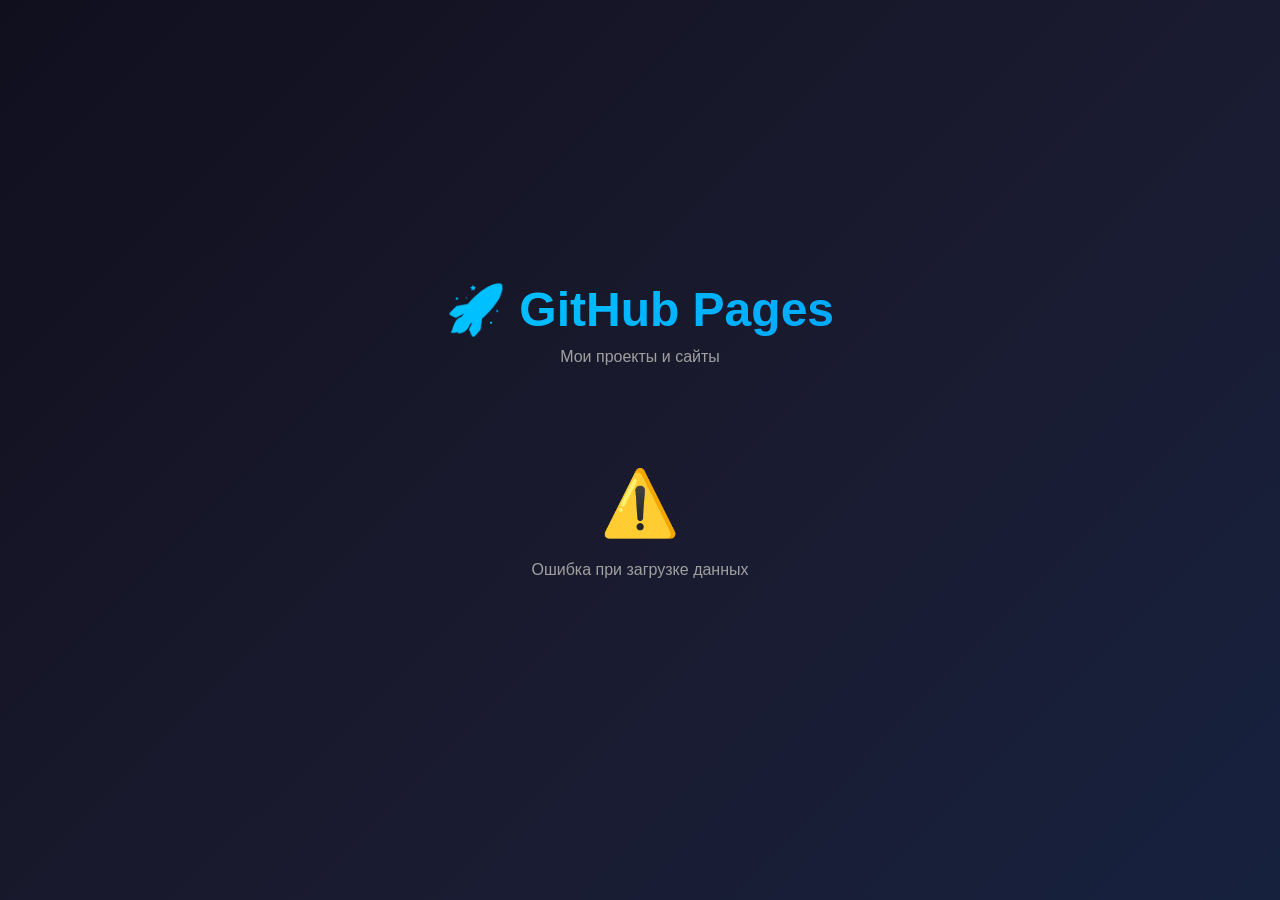
<file: index.html>
<!DOCTYPE html>
<html lang="ru">
<head>
<!-- Google tag (gtag.js) -->
<script async src="https://www.googletagmanager.com/gtag/js?id=G-JQHQW1FSGZ"></script>
<script>
  window.dataLayer = window.dataLayer || [];
  function gtag(){dataLayer.push(arguments);}
  gtag('js', new Date());

  gtag('config', 'G-JQHQW1FSGZ');
</script>
  <meta charset="UTF-8">
  <meta name="viewport" content="width=device-width, initial-scale=1.0">
  <title>Мои GitHub Pages</title>
  <style>
    * {
      margin: 0;
      padding: 0;
      box-sizing: border-box;
    }

    body {
      background: linear-gradient(135deg, #0f0f1e 0%, #1a1a2e 50%, #16213e 100%);
      color: #fff;
      font-family: 'Segoe UI', Tahoma, Geneva, Verdana, sans-serif;
      min-height: 100vh;
      display: flex;
      justify-content: center;
      align-items: center;
      padding: 20px;
    }

    .container {
      width: 100%;
      max-width: 900px;
    }

    .header {
      text-align: center;
      margin-bottom: 60px;
      animation: fadeInDown 0.8s ease-out;
    }

    .header h1 {
      font-size: 48px;
      margin-bottom: 10px;
      background: linear-gradient(135deg, #00d4ff, #0099ff);
      -webkit-background-clip: text;
      -webkit-text-fill-color: transparent;
      background-clip: text;
      font-weight: 700;
    }

    .header p {
      font-size: 16px;
      color: #a0a0a0;
      font-weight: 300;
    }

    .loading-container {
      display: flex;
      justify-content: center;
      align-items: center;
      gap: 8px;
      margin: 40px 0;
      min-height: 40px;
    }

    .loading-dot {
      width: 12px;
      height: 12px;
      border-radius: 50%;
      background: linear-gradient(135deg, #00d4ff, #0099ff);
      animation: bounce 1.4s infinite ease-in-out;
    }

    .loading-dot:nth-child(1) {
      animation-delay: -0.32s;
    }

    .loading-dot:nth-child(2) {
      animation-delay: -0.16s;
    }

    @keyframes bounce {
      0%, 80%, 100% {
        transform: scale(0);
        opacity: 0.5;
      }
      40% {
        transform: scale(1);
        opacity: 1;
      }
    }

    .sites-grid {
      display: grid;
      grid-template-columns: repeat(auto-fit, minmax(250px, 1fr));
      gap: 20px;
      animation: fadeIn 0.6s ease-out;
    }

    .site-card {
      background: rgba(255, 255, 255, 0.05);
      border: 1px solid rgba(0, 212, 255, 0.2);
      border-radius: 12px;
      padding: 24px;
      text-decoration: none;
      color: #fff;
      transition: all 0.3s ease;
      cursor: pointer;
      position: relative;
      overflow: hidden;
      animation: slideUp 0.5s ease-out forwards;
      opacity: 0;
    }

    .site-card:nth-child(1) { animation-delay: 0.1s; }
    .site-card:nth-child(2) { animation-delay: 0.2s; }
    .site-card:nth-child(3) { animation-delay: 0.3s; }
    .site-card:nth-child(4) { animation-delay: 0.4s; }
    .site-card:nth-child(5) { animation-delay: 0.5s; }
    .site-card:nth-child(6) { animation-delay: 0.6s; }
    .site-card:nth-child(n+7) { animation-delay: 0.7s; }

    .site-card::before {
      content: '';
      position: absolute;
      top: 0;
      left: -100%;
      width: 100%;
      height: 100%;
      background: linear-gradient(90deg, transparent, rgba(0, 212, 255, 0.1), transparent);
      transition: left 0.5s ease;
    }

    .site-card:hover::before {
      left: 100%;
    }

    .site-card:hover {
      border-color: rgba(0, 212, 255, 0.6);
      background: rgba(0, 212, 255, 0.1);
      transform: translateY(-8px);
      box-shadow: 0 8px 32px rgba(0, 212, 255, 0.2);
    }

    .site-card-content {
      position: relative;
      z-index: 1;
    }

    .site-card-icon {
      font-size: 32px;
      margin-bottom: 12px;
    }

    .site-card-name {
      font-size: 18px;
      font-weight: 600;
      margin-bottom: 8px;
      word-break: break-word;
    }

    .site-card-link {
      font-size: 12px;
      color: #00d4ff;
      opacity: 0.7;
      transition: opacity 0.3s;
    }

    .site-card:hover .site-card-link {
      opacity: 1;
    }

    .empty-state {
      text-align: center;
      padding: 40px;
      color: #a0a0a0;
    }

    .empty-state-icon {
      font-size: 64px;
      margin-bottom: 20px;
    }

    @keyframes fadeInDown {
      from {
        opacity: 0;
        transform: translateY(-30px);
      }
      to {
        opacity: 1;
        transform: translateY(0);
      }
    }

    @keyframes fadeIn {
      from {
        opacity: 0;
      }
      to {
        opacity: 1;
      }
    }

    @keyframes slideUp {
      from {
        opacity: 0;
        transform: translateY(30px);
      }
      to {
        opacity: 1;
        transform: translateY(0);
      }
    }

    @media (max-width: 768px) {
      .header h1 {
        font-size: 36px;
      }

      .sites-grid {
        grid-template-columns: 1fr;
      }
    }
  </style>
</head>
<body>
  <div class="container">
    <div class="header">
      <h1>🚀 GitHub Pages</h1>
      <p>Мои проекты и сайты</p>
    </div>

    <div class="loading-container" id="loading">
      <div class="loading-dot"></div>
      <div class="loading-dot"></div>
      <div class="loading-dot"></div>
    </div>

    <div class="sites-grid" id="sites" style="display: none;"></div>
    <div class="empty-state" id="empty" style="display: none;">
      <div class="empty-state-icon">📭</div>
      <p>Нет доступных проектов</p>
    </div>
  </div>

  <script>
    const username = "Maybeoff";
    const exclude = ["maybeoff", "maybeoff.github.io", "fem-boy.ru", "redirect"];
    const sitesContainer = document.getElementById("sites");
    const loadingContainer = document.getElementById("loading");
    const emptyState = document.getElementById("empty");

    fetch(`https://api.github.com/users/${username}/repos`)
      .then(res => res.json())
      .then(repos => {
        const filteredRepos = repos.filter(repo => 
          repo.has_pages && !exclude.includes(repo.name)
        );

        loadingContainer.style.display = "none";

        if (filteredRepos.length === 0) {
          emptyState.style.display = "block";
          return;
        }

        sitesContainer.style.display = "grid";

        // Добавляем speedtest.html
        const speedtestCard = document.createElement("a");
        speedtestCard.href = "speedtest.html";
        speedtestCard.className = "site-card";
        speedtestCard.innerHTML = `
          <div class="site-card-content">
            <div class="site-card-icon">⚡</div>
            <div class="site-card-name">speedtest</div>
            <div class="site-card-link">Открыть →</div>
          </div>
        `;
        sitesContainer.appendChild(speedtestCard);

        filteredRepos.forEach(repo => {
          const url = `https://${username}.github.io/${repo.name}/`;
          const card = document.createElement("a");
          card.href = url;
          card.className = "site-card";
          card.target = "_blank";
          card.rel = "noopener noreferrer";
          
          card.innerHTML = `
            <div class="site-card-content">
              <div class="site-card-icon">🔗</div>
              <div class="site-card-name">${repo.name}</div>
              <div class="site-card-link">Открыть →</div>
            </div>
          `;
          
          sitesContainer.appendChild(card);
        });
      })
      .catch(error => {
        console.error("Ошибка загрузки репозиториев:", error);
        loadingContainer.style.display = "none";
        emptyState.style.display = "block";
        emptyState.innerHTML = '<div class="empty-state-icon">⚠️</div><p>Ошибка при загрузке данных</p>';
      });
  </script>
</body>
</html>
</file>
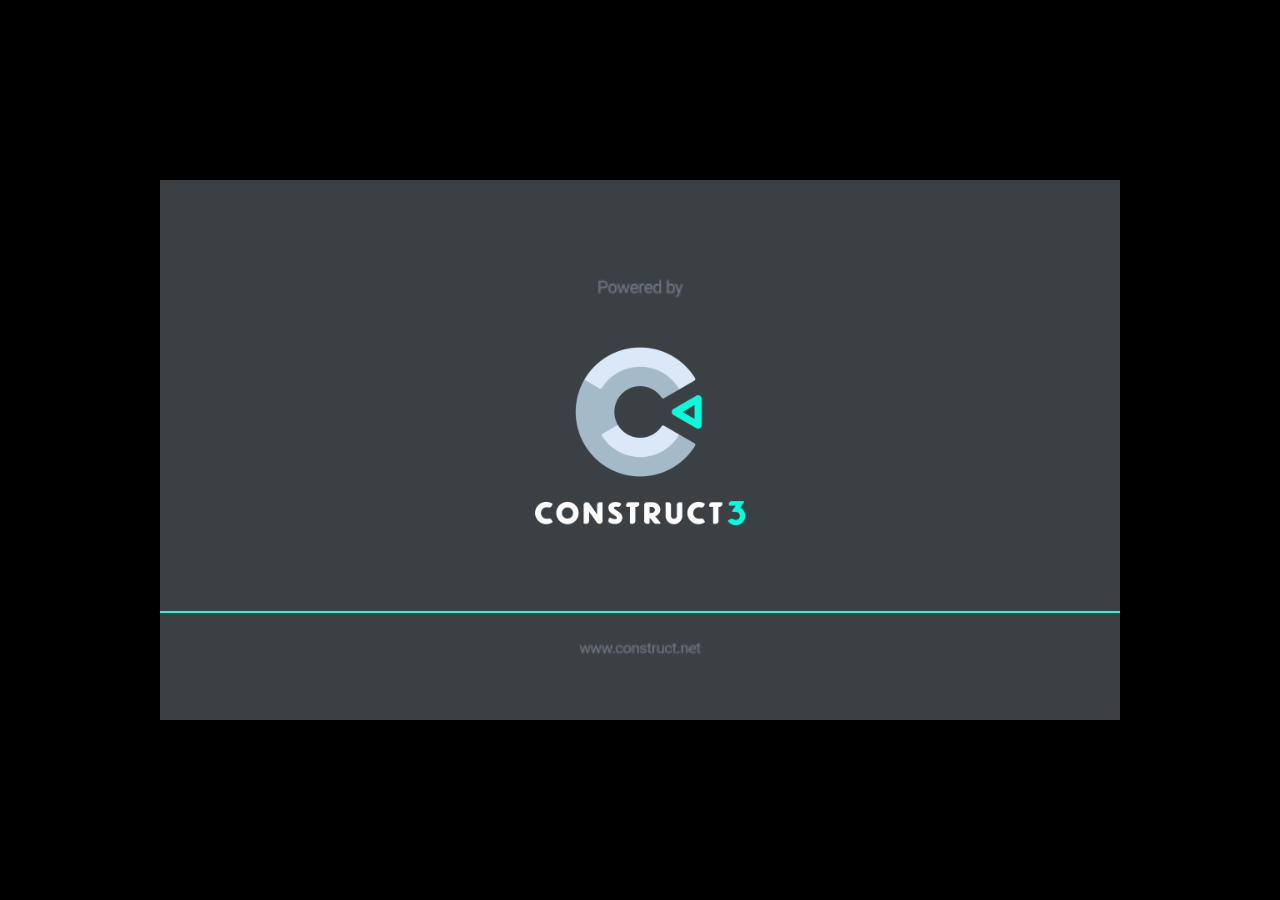
<file: games/dan/index.html>
<!DOCTYPE html>
<html>
<head>
    <meta charset="UTF-8">
	<title>Новый проект</title>
	<meta name="viewport" content="width=device-width, initial-scale=1.0, maximum-scale=1.0, minimum-scale=1.0, user-scalable=no">
	
	<!-- Made with Construct, the game and app creator :: https://www.construct.net -->
	<meta name="generator" content="Scirra Construct">



	<link rel="manifest" href="appmanifest.json">
	<link rel="apple-touch-icon" sizes="128x128" href="icons/Иконка-128.png">
	<link rel="apple-touch-icon" sizes="256x256" href="icons/Иконка-256.png">
	<link rel="apple-touch-icon" sizes="512x512" href="icons/Иконка-512.png">
	<link rel="icon" type="image/png" href="icons/Иконка-512.png">

	<link rel="stylesheet" href="style.css">



</head> 
 
<body>

	

<script>
if (location.protocol.substr(0, 4) === "file")
{
	alert("Web exports won't work until you upload them. (When running on the file: protocol, browsers block many features from working for security reasons.)");
}
</script>
	
	<noscript>
		<div id="notSupportedWrap">
			<h2 id="notSupportedTitle">This content requires JavaScript</h2>
			<p class="notSupportedMessage">JavaScript appears to be disabled. Please enable it to view this content.</p>
		</div>
	</noscript>
	<script src="scripts/modernjscheck.js"></script>
	<script src="scripts/supportcheck.js"></script>
	<script src="scripts/offlineclient.js" type="module"></script>
	<script src="scripts/main.js" type="module"></script>
	<script src="scripts/register-sw.js" type="module"></script>

</body> 
</html>
</file>
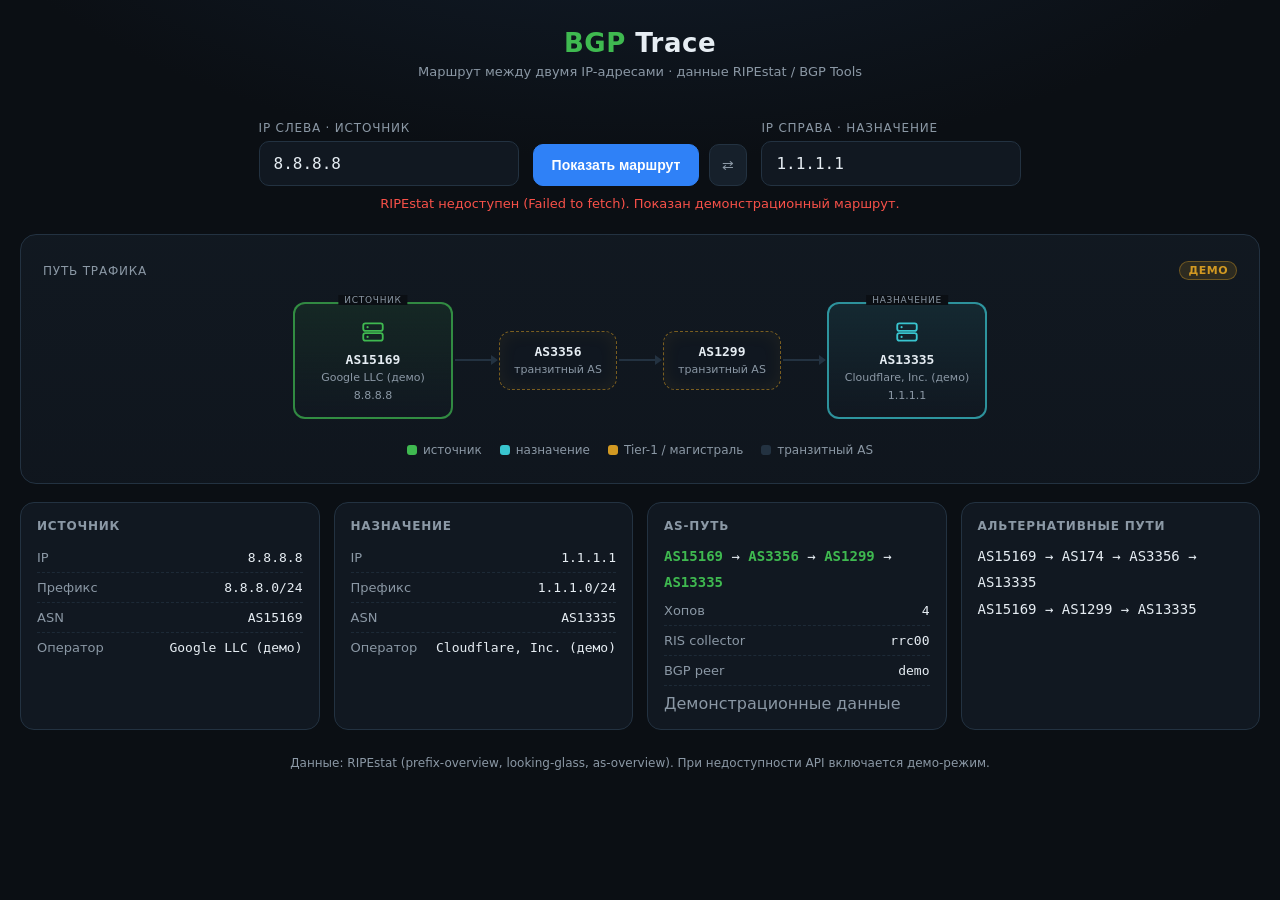
<file: bgp.html>
<!DOCTYPE html>
<html lang='ru'>
<head>
<meta charset='utf-8'>
<meta name='viewport' content='width=device-width, initial-scale=1'>
<title>BGP Trace — маршрут между двумя IP</title>
<style>
:root{--bg:#0b0f14;--panel:#111821;--panel2:#16202b;--line:#233241;--text:#e6edf3;--muted:#8b98a5;--green:#3fb950;--cyan:#39c5cf;--amber:#d29922;--red:#f85149;--accent:#2f81f7}
*{box-sizing:border-box}
body{margin:0;background:radial-gradient(1200px 600px at 50% -200px,#132030 0%,var(--bg) 60%);color:var(--text);font-family:Segoe UI,system-ui,-apple-system,sans-serif;min-height:100vh}
header{padding:28px 20px 10px;text-align:center}
h1{margin:0;font-size:26px;letter-spacing:.5px}
h1 span{color:var(--green)}
.sub{color:var(--muted);font-size:13px;margin-top:6px}
main{max-width:1500px;margin:0 auto;padding:10px 20px 60px}
.inputs{display:flex;gap:14px;align-items:flex-end;justify-content:center;flex-wrap:wrap;margin:22px 0 8px}
.field{display:flex;flex-direction:column;gap:6px;min-width:260px}
.field label{font-size:12px;color:var(--muted);text-transform:uppercase;letter-spacing:.8px}
.field input{background:var(--panel);border:1px solid var(--line);color:var(--text);padding:12px 14px;border-radius:10px;font-size:16px;font-family:Consolas,monospace;outline:none;transition:.15s}
.field input:focus{border-color:var(--accent);box-shadow:0 0 0 3px rgba(47,129,247,.18)}
.actions{display:flex;gap:10px}
button{cursor:pointer;border-radius:10px;border:1px solid var(--line);background:var(--panel2);color:var(--text);padding:12px 18px;font-size:14px;font-weight:600;transition:.15s}
button:hover{border-color:var(--accent)}
button.primary{background:var(--accent);border-color:var(--accent);color:#fff}
button.primary:hover{filter:brightness(1.1)}
button.ghost{padding:10px 12px;font-weight:500;color:var(--muted)}
button:disabled{opacity:.5;cursor:wait}
.status{min-height:24px;text-align:center;font-size:13px;color:var(--muted);margin:10px 0}
.status.err{color:var(--red)}
.badge{display:inline-block;padding:2px 8px;border-radius:999px;font-size:11px;font-weight:700;letter-spacing:.5px}
.badge.demo{background:rgba(210,153,34,.15);color:var(--amber);border:1px solid rgba(210,153,34,.4)}
.badge.live{background:rgba(63,185,80,.12);color:var(--green);border:1px solid rgba(63,185,80,.35)}
.graph-wrap{position:relative;background:linear-gradient(180deg,rgba(22,32,43,.55),rgba(17,24,33,.75));border:1px solid var(--line);border-radius:16px;padding:26px 16px;margin-top:14px;overflow-x:auto}
.graph-head{display:flex;justify-content:space-between;align-items:center;margin:0 auto 14px;padding:0 6px;color:var(--muted);font-size:12px;letter-spacing:.8px;text-transform:uppercase}
.path-row{display:flex;align-items:center;justify-content:center;min-width:max-content;margin:0 auto;padding:8px 0}
.node{position:relative;display:flex;flex-direction:column;align-items:center;gap:4px;min-width:118px;max-width:170px;padding:12px 10px;border-radius:12px;border:1px solid var(--line);background:var(--panel);text-align:center}
.node .as{font-family:Consolas,monospace;font-size:13px;font-weight:700;color:var(--text)}
.node .name{font-size:11px;color:var(--muted);line-height:1.25;max-width:150px;overflow:hidden;text-overflow:ellipsis;white-space:nowrap}
.node.transit{border-style:dashed;background:rgba(17,24,33,.85)}
.node.tier1{border-color:rgba(210,153,34,.55);box-shadow:inset 0 0 18px rgba(210,153,34,.08)}
.node.endpoint{min-width:160px;padding:14px 12px;border-width:2px}
.node.endpoint.left{border-color:rgba(63,185,80,.7);background:linear-gradient(180deg,rgba(63,185,80,.10),var(--panel))}
.node.endpoint.right{border-color:rgba(57,197,207,.7);background:linear-gradient(180deg,rgba(57,197,207,.10),var(--panel))}
.node.endpoint.left .icon{color:var(--green)}
.node.endpoint.right .icon{color:var(--cyan)}
.node .icon{width:28px;height:28px;display:flex;align-items:center;justify-content:center;margin-bottom:2px}
.node .tag{position:absolute;top:-9px;left:50%;transform:translateX(-50%);font-size:9px;letter-spacing:.7px;text-transform:uppercase;color:var(--muted);background:var(--bg);padding:0 6px}
.arrow{flex:0 0 42px;height:2px;position:relative;background:linear-gradient(90deg,var(--line),var(--line));margin:0 2px}
.arrow:after{content:'';position:absolute;right:-1px;top:-4px;border-left:7px solid var(--line);border-top:5px solid transparent;border-bottom:5px solid transparent}
.legend{display:flex;gap:18px;justify-content:center;flex-wrap:wrap;margin-top:16px;color:var(--muted);font-size:12px}
.legend i{display:inline-block;width:10px;height:10px;border-radius:3px;margin-right:6px;vertical-align:middle}
.details{display:grid;grid-template-columns:repeat(auto-fit,minmax(280px,1fr));gap:14px;margin-top:18px}
.card{background:var(--panel);border:1px solid var(--line);border-radius:14px;padding:16px}
.card h3{margin:0 0 10px;font-size:12px;letter-spacing:.8px;text-transform:uppercase;color:var(--muted)}
.kv{display:flex;justify-content:space-between;gap:12px;padding:7px 0;border-bottom:1px dashed rgba(35,50,65,.7);font-size:13px}
.kv:last-child{border-bottom:0}
.kv .k{color:var(--muted)}
.kv .v{font-family:Consolas,monospace;text-align:right;word-break:break-all}
.aspath{font-family:Consolas,monospace;font-size:14px;line-height:1.9;word-break:break-word}
.aspath b{color:var(--green)}
.muted{color:var(--muted)}
footer{text-align:center;color:var(--muted);font-size:12px;margin-top:26px}
@media (max-width:640px){.field{min-width:100%}.inputs{align-items:stretch}.actions{width:100%}.actions button{flex:1}}
</style>
</head>
<body>
<header>
  <h1><span>BGP</span> Trace</h1>
  <div class='sub'>Маршрут между двумя IP-адресами · данные RIPEstat / BGP Tools</div>
</header>
<main>
  <section class='inputs'>
    <div class='field'>
      <label>IP слева · источник</label>
      <input id='ipA' value='8.8.8.8' spellcheck='false' autocomplete='off'>
    </div>
    <div class='actions'>
      <button id='traceBtn' class='primary'>Показать маршрут</button>
      <button id='swapBtn' class='ghost' title='Поменять IP местами'>⇄</button>
    </div>
    <div class='field'>
      <label>IP справа · назначение</label>
      <input id='ipB' value='1.1.1.1' spellcheck='false' autocomplete='off'>
    </div>
  </section>
  <div id='status' class='status'></div>
  <section class='graph-wrap'>
    <div class='graph-head'><span>Путь трафика</span><span id='modeBadge'></span></div>
    <div id='graph'></div>
    <div class='legend'>
      <span><i style='background:#3fb950'></i>источник</span>
      <span><i style='background:#39c5cf'></i>назначение</span>
      <span><i style='background:#d29922'></i>Tier-1 / магистраль</span>
      <span><i style='background:#233241'></i>транзитный AS</span>
    </div>
  </section>
  <section id='details' class='details'></section>
  <footer>Данные: RIPEstat (prefix-overview, looking-glass, as-overview). При недоступности API включается демо-режим.</footer>
</main>
<script>
const $=id=>document.getElementById(id);
const TIER1=new Set([174,3356,1299,2914,3257,6453,5511,6762,6830,7018,3491,3320,12956,6461,701,1239,2828,9002]);
const nameCache=new Map();
function esc(s){return String(s==null?'':s).replace(/&/g,'&amp;').replace(/</g,'&lt;').replace(/>/g,'&gt;').replace(/'/g,'&#39;');}
function isIp(v){const p=String(v).trim().split('.');if(p.length!==4)return false;return p.every(x=>x!==''&&/^[0-9]+$/.test(x)&&Number(x)<=255);}
function setStatus(t,err){const s=$('status');s.textContent=t;s.className='status'+(err?' err':'');}
function setMode(kind,label){$('modeBadge').innerHTML=`<span class='badge ${kind}'>${esc(label)}</span>`;}
async function getJson(url){const ctrl=new AbortController();const t=setTimeout(()=>ctrl.abort(),12000);try{const r=await fetch(url,{signal:ctrl.signal,headers:{Accept:'application/json'}});if(!r.ok)throw new Error('HTTP '+r.status);return await r.json();}finally{clearTimeout(t);}}
async function prefixInfo(ip){const j=await getJson('https://stat.ripe.net/data/prefix-overview/data.json?resource='+encodeURIComponent(ip));const d=j.data||{};const a=(d.asns&&d.asns[0])||{};return {ip:ip,prefix:d.resource||'',asn:a.asn?Number(a.asn):null,holder:a.holder||''};}
async function asName(asn){if(nameCache.has(asn))return nameCache.get(asn);try{const j=await getJson('https://stat.ripe.net/data/as-overview/data.json?resource=AS'+asn);const h=(j.data&&j.data.holder)||'';nameCache.set(asn,h);return h;}catch(e){nameCache.set(asn,'');return '';}}
async function pathsTo(ip){const j=await getJson('https://stat.ripe.net/data/looking-glass/data.json?resource='+encodeURIComponent(ip));const d=j.data||{};const out=[];(d.rrcs||[]).forEach(rrc=>{(rrc.peers||[]).forEach(p=>{if(!p.as_path)return;const arr=String(p.as_path).trim().split(' ').filter(Boolean).map(Number);if(arr.length)out.push({arr:arr,rrc:rrc.rrc||'',peer:p.ip||('AS'+p.asn)});});});const uniq=new Map();out.forEach(p=>{const k=p.arr.join(' ');if(!uniq.has(k))uniq.set(k,p);});return [...uniq.values()];}
function serverIcon(){return `<svg width='26' height='26' viewBox='0 0 24 24' fill='none' stroke='currentColor' stroke-width='1.7' stroke-linecap='round'><rect x='3' y='4' width='18' height='7' rx='2'></rect><rect x='3' y='13' width='18' height='7' rx='2'></rect><circle cx='7' cy='7.5' r='1' fill='currentColor' stroke='none'></circle><circle cx='7' cy='16.5' r='1' fill='currentColor' stroke='none'></circle></svg>`;}
function nodeEl(o){const el=document.createElement('div');el.className='node '+(o.cls||'');el.innerHTML=`${o.tag?`<span class='tag'>${esc(o.tag)}</span>`:''}${o.icon?`<div class='icon'>${serverIcon()}</div>`:''}<div class='as'>${esc(o.as||'')}</div>${o.name?`<div class='name' title='${esc(o.name)}'>${esc(o.name)}</div>`:''}${o.sub?`<div class='name'>${esc(o.sub)}</div>`:''}`;return el;}
function asNodeEl(asn){const el=nodeEl({cls:'transit '+(TIER1.has(Number(asn))?'tier1':''),as:'AS'+asn,name:'…'});el.dataset.asn=asn;return el;}
function arrowEl(){const s=document.createElement('span');s.className='arrow';return s;}
async function fillNames(root){const nodes=[...root.querySelectorAll('[data-asn]')];const asns=[...new Set(nodes.map(n=>Number(n.dataset.asn)))];await Promise.all(asns.map(async a=>{const n=await asName(a);nodes.forEach(x=>{if(Number(x.dataset.asn)!==a)return;const el=x.querySelector('.name');if(el)el.textContent=n||'транзитный AS';});}));}
function kv(k,v){return `<div class='kv'><span class='k'>${esc(k)}</span><span class='v'>${esc(v)}</span></div>`;}
function renderGraph(ia,ib,path){const g=$('graph');g.innerHTML='';const row=document.createElement('div');row.className='path-row';row.appendChild(nodeEl({cls:'endpoint left',icon:true,tag:'источник',as:ia.asn?('AS'+ia.asn):'IP',name:ia.holder,sub:ia.ip}));const middle=path.slice();if(middle.length&&Number(middle[0])===Number(ia.asn))middle.shift();if(middle.length&&Number(middle[middle.length-1])===Number(ib.asn))middle.pop();middle.forEach(a=>{row.appendChild(arrowEl());row.appendChild(asNodeEl(a));});row.appendChild(arrowEl());row.appendChild(nodeEl({cls:'endpoint right',icon:true,tag:'назначение',as:ib.asn?('AS'+ib.asn):'IP',name:ib.holder,sub:ib.ip}));g.appendChild(row);}
function renderDetails(ia,ib,path,meta,alts,demo){const d=$('details');const alt=alts&&alts.length?`<div class='card'><h3>Альтернативные пути</h3>${alts.map(p=>`<div class='aspath'>${p.map(a=>'AS'+a).join(' → ')}</div>`).join('')}</div>`:'';d.innerHTML=`<div class='card'><h3>Источник</h3>${kv('IP',ia.ip)}${kv('Префикс',ia.prefix||'—')}${kv('ASN',ia.asn?('AS'+ia.asn):'—')}${kv('Оператор',ia.holder||'—')}</div><div class='card'><h3>Назначение</h3>${kv('IP',ib.ip)}${kv('Префикс',ib.prefix||'—')}${kv('ASN',ib.asn?('AS'+ib.asn):'—')}${kv('Оператор',ib.holder||'—')}</div><div class='card'><h3>AS-путь</h3><div class='aspath'>${path.map(a=>`<b>AS${a}</b>`).join(' → ')}</div>${kv('Хопов',path.length)}${meta.rrc?kv('RIS collector',meta.rrc):''}${meta.peer?kv('BGP peer',meta.peer):''}${demo?`<div class='muted' style='margin-top:8px'>Демонстрационные данные</div>`:''}</div>${alt}`;}
function normalize(path,ia,ib){const p=path.slice();if(ia.asn&&Number(p[0])!==Number(ia.asn))p.unshift(ia.asn);if(ib.asn&&Number(p[p.length-1])!==Number(ib.asn))p.push(ib.asn);const out=[];p.forEach(a=>{if(out.length===0||out[out.length-1]!==a)out.push(a);});return out;}
async function trace(){const a=$('ipA').value.trim(),b=$('ipB').value.trim();if(!isIp(a)||!isIp(b)){setStatus('Введите два корректных IPv4-адреса.',true);return;}setStatus('Запрашиваю данные RIPEstat…');const btn=$('traceBtn');btn.disabled=true;try{const [ia,ib]=await Promise.all([prefixInfo(a),prefixInfo(b)]);const raw=await pathsTo(b);let cand=raw.slice();if(ia.asn){const wf=cand.filter(p=>p.arr.includes(Number(ia.asn)));if(wf.length)cand=wf.map(p=>({arr:p.arr.slice(p.arr.indexOf(Number(ia.asn))),rrc:p.rrc,peer:p.peer}));}if(ib.asn){const en=cand.filter(p=>Number(p.arr[p.arr.length-1])===Number(ib.asn));if(en.length)cand=en;}cand.sort((x,y)=>x.arr.length-y.arr.length);let path,meta={rrc:'',peer:''};if(cand.length){path=cand[0].arr;meta={rrc:cand[0].rrc,peer:cand[0].peer};}else{path=[];if(ia.asn)path.push(ia.asn);if(ib.asn&&ib.asn!==ia.asn)path.push(ib.asn);}path=normalize(path,ia,ib);const alts=[...new Set(cand.slice(1,5).map(p=>p.arr.join(' ')))].map(s=>s.split(' ').map(Number));renderGraph(ia,ib,path);renderDetails(ia,ib,path,meta,alts,false);setMode('live','LIVE · RIPEstat');setStatus('Готово · путей найдено: '+Math.max(cand.length,1));fillNames($('graph'));}catch(err){console.error(err);const ia={ip:a,prefix:a.split('.').slice(0,3).join('.')+'.0/24',asn:15169,holder:'Google LLC (демо)'};const ib={ip:b,prefix:b.split('.').slice(0,3).join('.')+'.0/24',asn:13335,holder:'Cloudflare, Inc. (демо)'};const path=[15169,3356,1299,13335];renderGraph(ia,ib,path);renderDetails(ia,ib,path,{rrc:'rrc00',peer:'demo'},[[15169,174,3356,13335],[15169,1299,13335]],true);setMode('demo','ДЕМО');setStatus('RIPEstat недоступен ('+(err&&err.message?err.message:'сеть/CORS')+'). Показан демонстрационный маршрут.',true);fillNames($('graph'));}finally{btn.disabled=false;}}
$('traceBtn').addEventListener('click',trace);
$('swapBtn').addEventListener('click',()=>{const t=$('ipA').value;$('ipA').value=$('ipB').value;$('ipB').value=t;trace();});
$('ipA').addEventListener('keydown',e=>{if(e.key==='Enter')trace();});
$('ipB').addEventListener('keydown',e=>{if(e.key==='Enter')trace();});
trace();
</script>
</body>
</html>
</file>
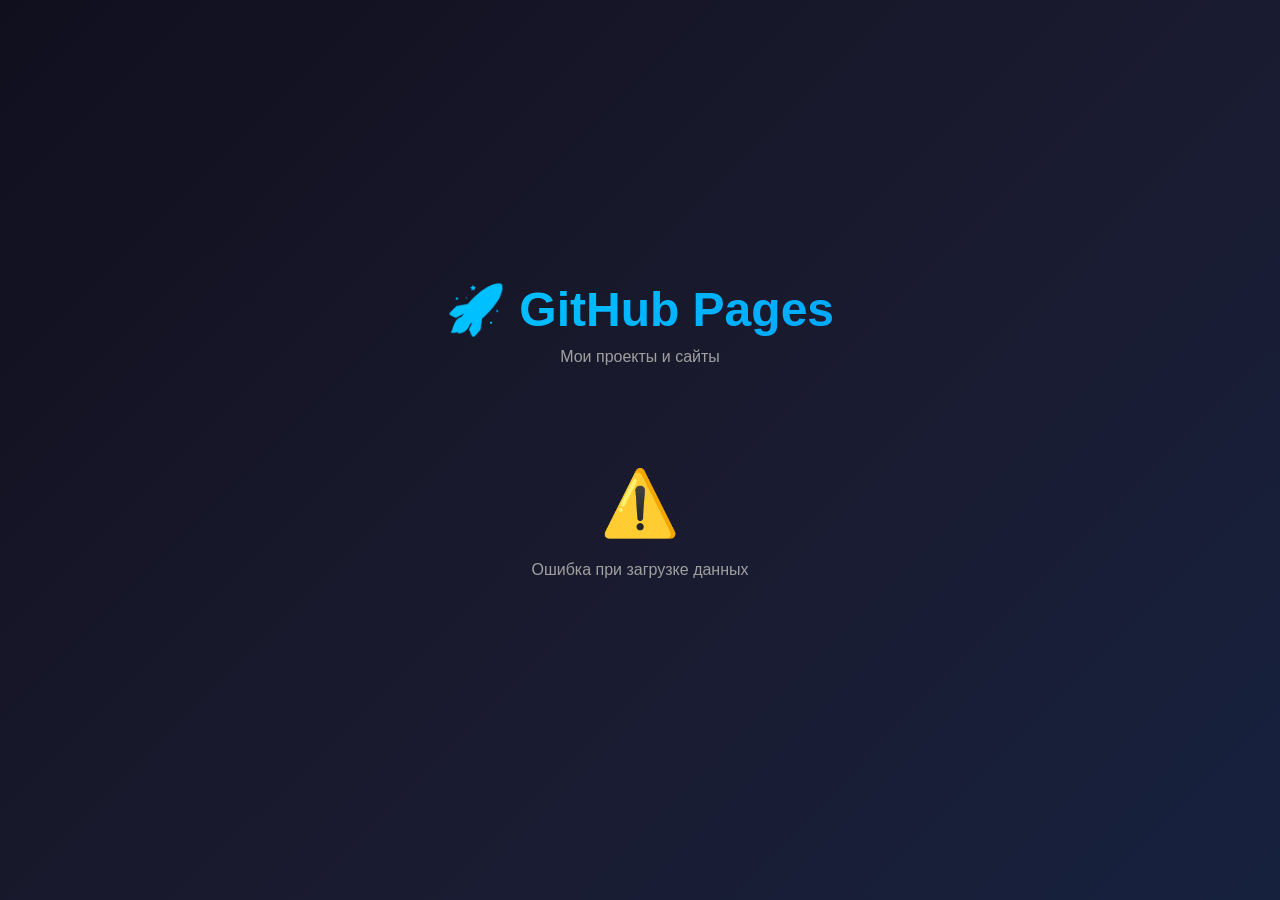
<file: index-old.html>
<!DOCTYPE html>
<html lang="ru">
<head>
<!-- Google tag (gtag.js) -->
<script async src="https://www.googletagmanager.com/gtag/js?id=G-JQHQW1FSGZ"></script>
<script>
  window.dataLayer = window.dataLayer || [];
  function gtag(){dataLayer.push(arguments);}
  gtag('js', new Date());

  gtag('config', 'G-JQHQW1FSGZ');
</script>
  <meta charset="UTF-8">
  <meta name="viewport" content="width=device-width, initial-scale=1.0">
  <title>Мои GitHub Pages</title>
  <style>
    * {
      margin: 0;
      padding: 0;
      box-sizing: border-box;
    }

    body {
      background: linear-gradient(135deg, #0f0f1e 0%, #1a1a2e 50%, #16213e 100%);
      color: #fff;
      font-family: 'Segoe UI', Tahoma, Geneva, Verdana, sans-serif;
      min-height: 100vh;
      display: flex;
      justify-content: center;
      align-items: center;
      padding: 20px;
    }

    .container {
      width: 100%;
      max-width: 900px;
    }

    .header {
      text-align: center;
      margin-bottom: 60px;
      animation: fadeInDown 0.8s ease-out;
    }

    .header h1 {
      font-size: 48px;
      margin-bottom: 10px;
      background: linear-gradient(135deg, #00d4ff, #0099ff);
      -webkit-background-clip: text;
      -webkit-text-fill-color: transparent;
      background-clip: text;
      font-weight: 700;
    }

    .header p {
      font-size: 16px;
      color: #a0a0a0;
      font-weight: 300;
    }

    .loading-container {
      display: flex;
      justify-content: center;
      align-items: center;
      gap: 8px;
      margin: 40px 0;
      min-height: 40px;
    }

    .loading-dot {
      width: 12px;
      height: 12px;
      border-radius: 50%;
      background: linear-gradient(135deg, #00d4ff, #0099ff);
      animation: bounce 1.4s infinite ease-in-out;
    }

    .loading-dot:nth-child(1) {
      animation-delay: -0.32s;
    }

    .loading-dot:nth-child(2) {
      animation-delay: -0.16s;
    }

    @keyframes bounce {
      0%, 80%, 100% {
        transform: scale(0);
        opacity: 0.5;
      }
      40% {
        transform: scale(1);
        opacity: 1;
      }
    }

    .sites-grid {
      display: grid;
      grid-template-columns: repeat(auto-fit, minmax(250px, 1fr));
      gap: 20px;
      animation: fadeIn 0.6s ease-out;
    }

    .site-card {
      background: rgba(255, 255, 255, 0.05);
      border: 1px solid rgba(0, 212, 255, 0.2);
      border-radius: 12px;
      padding: 24px;
      text-decoration: none;
      color: #fff;
      transition: all 0.3s ease;
      cursor: pointer;
      position: relative;
      overflow: hidden;
      animation: slideUp 0.5s ease-out forwards;
      opacity: 0;
    }

    .site-card:nth-child(1) { animation-delay: 0.1s; }
    .site-card:nth-child(2) { animation-delay: 0.2s; }
    .site-card:nth-child(3) { animation-delay: 0.3s; }
    .site-card:nth-child(4) { animation-delay: 0.4s; }
    .site-card:nth-child(5) { animation-delay: 0.5s; }
    .site-card:nth-child(6) { animation-delay: 0.6s; }
    .site-card:nth-child(n+7) { animation-delay: 0.7s; }

    .site-card::before {
      content: '';
      position: absolute;
      top: 0;
      left: -100%;
      width: 100%;
      height: 100%;
      background: linear-gradient(90deg, transparent, rgba(0, 212, 255, 0.1), transparent);
      transition: left 0.5s ease;
    }

    .site-card:hover::before {
      left: 100%;
    }

    .site-card:hover {
      border-color: rgba(0, 212, 255, 0.6);
      background: rgba(0, 212, 255, 0.1);
      transform: translateY(-8px);
      box-shadow: 0 8px 32px rgba(0, 212, 255, 0.2);
    }

    .site-card-content {
      position: relative;
      z-index: 1;
    }

    .site-card-icon {
      font-size: 32px;
      margin-bottom: 12px;
    }

    .site-card-name {
      font-size: 18px;
      font-weight: 600;
      margin-bottom: 8px;
      word-break: break-word;
    }

    .site-card-link {
      font-size: 12px;
      color: #00d4ff;
      opacity: 0.7;
      transition: opacity 0.3s;
    }

    .site-card:hover .site-card-link {
      opacity: 1;
    }

    .empty-state {
      text-align: center;
      padding: 40px;
      color: #a0a0a0;
    }

    .empty-state-icon {
      font-size: 64px;
      margin-bottom: 20px;
    }

    @keyframes fadeInDown {
      from {
        opacity: 0;
        transform: translateY(-30px);
      }
      to {
        opacity: 1;
        transform: translateY(0);
      }
    }

    @keyframes fadeIn {
      from {
        opacity: 0;
      }
      to {
        opacity: 1;
      }
    }

    @keyframes slideUp {
      from {
        opacity: 0;
        transform: translateY(30px);
      }
      to {
        opacity: 1;
        transform: translateY(0);
      }
    }

    @media (max-width: 768px) {
      .header h1 {
        font-size: 36px;
      }

      .sites-grid {
        grid-template-columns: 1fr;
      }
    }
  </style>
</head>
<body>
  <div class="container">
    <div class="header">
      <h1>🚀 GitHub Pages</h1>
      <p>Мои проекты и сайты</p>
    </div>

    <div class="loading-container" id="loading">
      <div class="loading-dot"></div>
      <div class="loading-dot"></div>
      <div class="loading-dot"></div>
    </div>

    <div class="sites-grid" id="sites" style="display: none;"></div>
    <div class="empty-state" id="empty" style="display: none;">
      <div class="empty-state-icon">📭</div>
      <p>Нет доступных проектов</p>
    </div>
  </div>

  <script>
    const username = "Maybeoff";
    const exclude = ["maybeoff"];
    const sitesContainer = document.getElementById("sites");
    const loadingContainer = document.getElementById("loading");
    const emptyState = document.getElementById("empty");

    fetch(`https://api.github.com/users/${username}/repos`)
      .then(res => res.json())
      .then(repos => {
        const filteredRepos = repos.filter(repo => 
          repo.has_pages && !exclude.includes(repo.name)
        );

        loadingContainer.style.display = "none";

        if (filteredRepos.length === 0) {
          emptyState.style.display = "block";
          return;
        }

        sitesContainer.style.display = "grid";

        filteredRepos.forEach(repo => {
          const url = `https://${username}.github.io/${repo.name}/`;
          const card = document.createElement("a");
          card.href = url;
          card.className = "site-card";
          card.target = "_blank";
          card.rel = "noopener noreferrer";
          
          card.innerHTML = `
            <div class="site-card-content">
              <div class="site-card-icon">🔗</div>
              <div class="site-card-name">${repo.name}</div>
              <div class="site-card-link">Открыть →</div>
            </div>
          `;
          
          sitesContainer.appendChild(card);
        });
      })
      .catch(error => {
        console.error("Ошибка загрузки репозиториев:", error);
        loadingContainer.style.display = "none";
        emptyState.style.display = "block";
        emptyState.innerHTML = '<div class="empty-state-icon">⚠️</div><p>Ошибка при загрузке данных</p>';
      });
  </script>
</body>
</html>
</file>
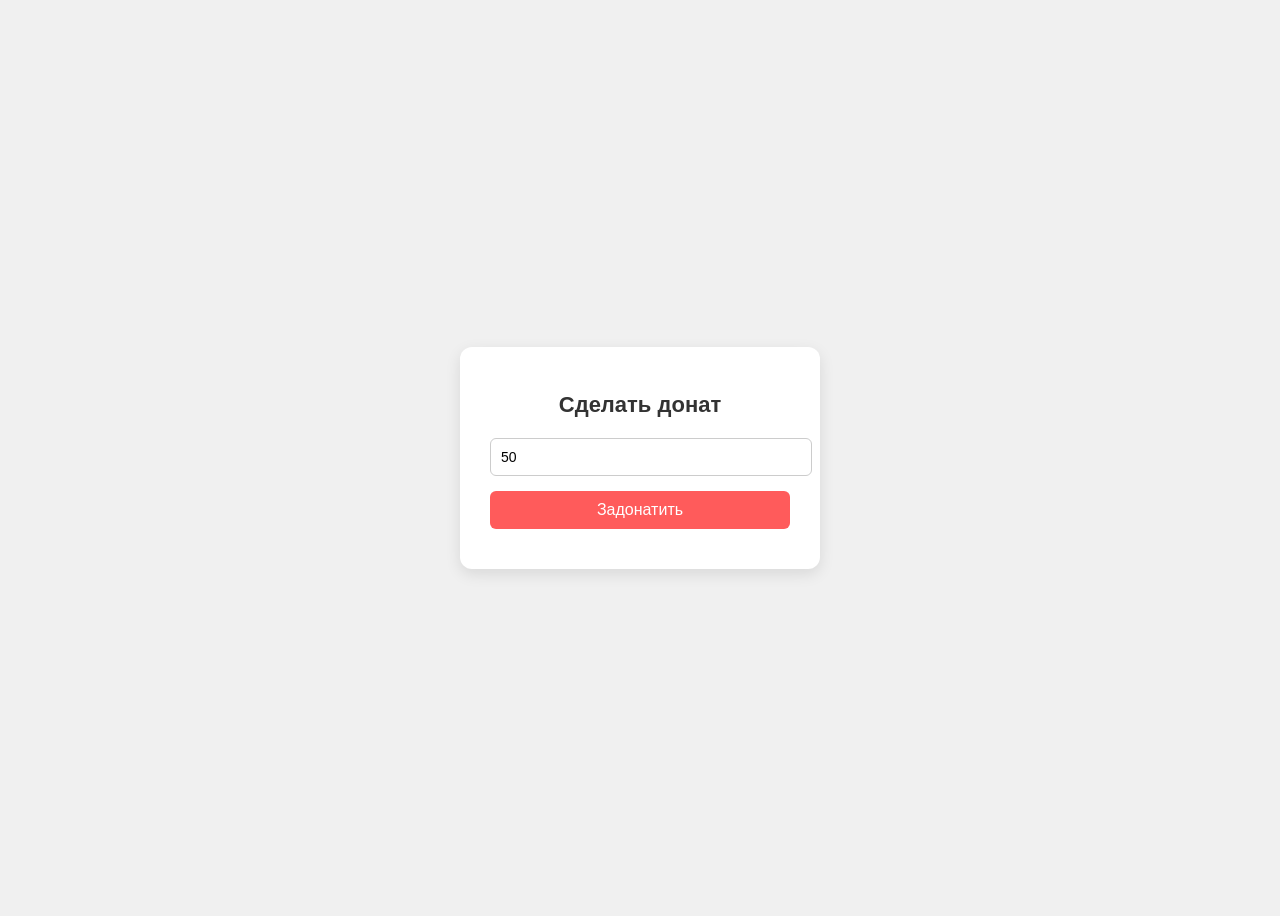
<file: invoice.html>
<!DOCTYPE html>
<html lang="ru">
<head>
  <meta charset="UTF-8">
  <title>Донат через CORS-прокси</title>
  <style>
    body {
      font-family: Arial, sans-serif;
      background: #f0f0f0;
      display: flex;
      justify-content: center;
      align-items: center;
      height: 100vh;
    }
    .donate-box {
      background: #fff;
      padding: 30px;
      border-radius: 12px;
      box-shadow: 0 5px 15px rgba(0,0,0,0.1);
      width: 300px;
      text-align: center;
    }
    h1 {
      margin-bottom: 20px;
      font-size: 22px;
      color: #333;
    }
    input {
      width: 100%;
      padding: 10px;
      margin-bottom: 15px;
      border: 1px solid #ccc;
      border-radius: 6px;
      font-size: 14px;
    }
    button {
      width: 100%;
      padding: 10px;
      background: #ff5b5b;
      color: #fff;
      border: none;
      border-radius: 6px;
      font-size: 16px;
      cursor: pointer;
      transition: 0.3s;
    }
    button:hover {
      background: #ff2e2e;
    }
    #status {
      margin-top: 10px;
      font-size: 14px;
      color: #555;
    }
  </style>
</head>
<body>
  <div class="donate-box">
    <h1>Сделать донат</h1>
    <input type="number" id="amount" placeholder="Сумма (₽)" value="50" min="1">
    <button id="donateBtn">Задонатить</button>
    <div id="status"></div>
  </div>

  <script>
    const API_URL = "https://dalink.to/api/v1/payin/invoice/dalink";
    const CORS_PROXY = "https://193.233.103.110:3000/proxy/";
    const USER_ID = 11573847; // ваш user_id Donationalerts

    document.getElementById("donateBtn").onclick = async () => {
      const amount = parseInt(document.getElementById("amount").value) || 1;
      const status = document.getElementById("status");
      status.textContent = "Создаём ссылку...";

      try {
        const res = await fetch(CORS_PROXY + API_URL, {
          method: "POST", 
          headers: { "Content-Type": "application/json" },
          body: JSON.stringify({
            user_id: USER_ID,
            amount,
            currency: "RUB",
            message_type: "text", // обязательно для API
            message: ""           // можно пустым
          })
        });

        const data = await res.json();
        const url = data?.data?.redirect_url;
        if(url){
          status.textContent = "Редирект на платёжку...";
          window.location.href = url; // редирект на платёжку
        } else {
          status.textContent = "Ссылка не получена";
        }
      } catch(err) {
        console.error(err);
        status.textContent = "Ошибка при создании доната!";
      }
    };
  </script>
</body>
</html>
</file>
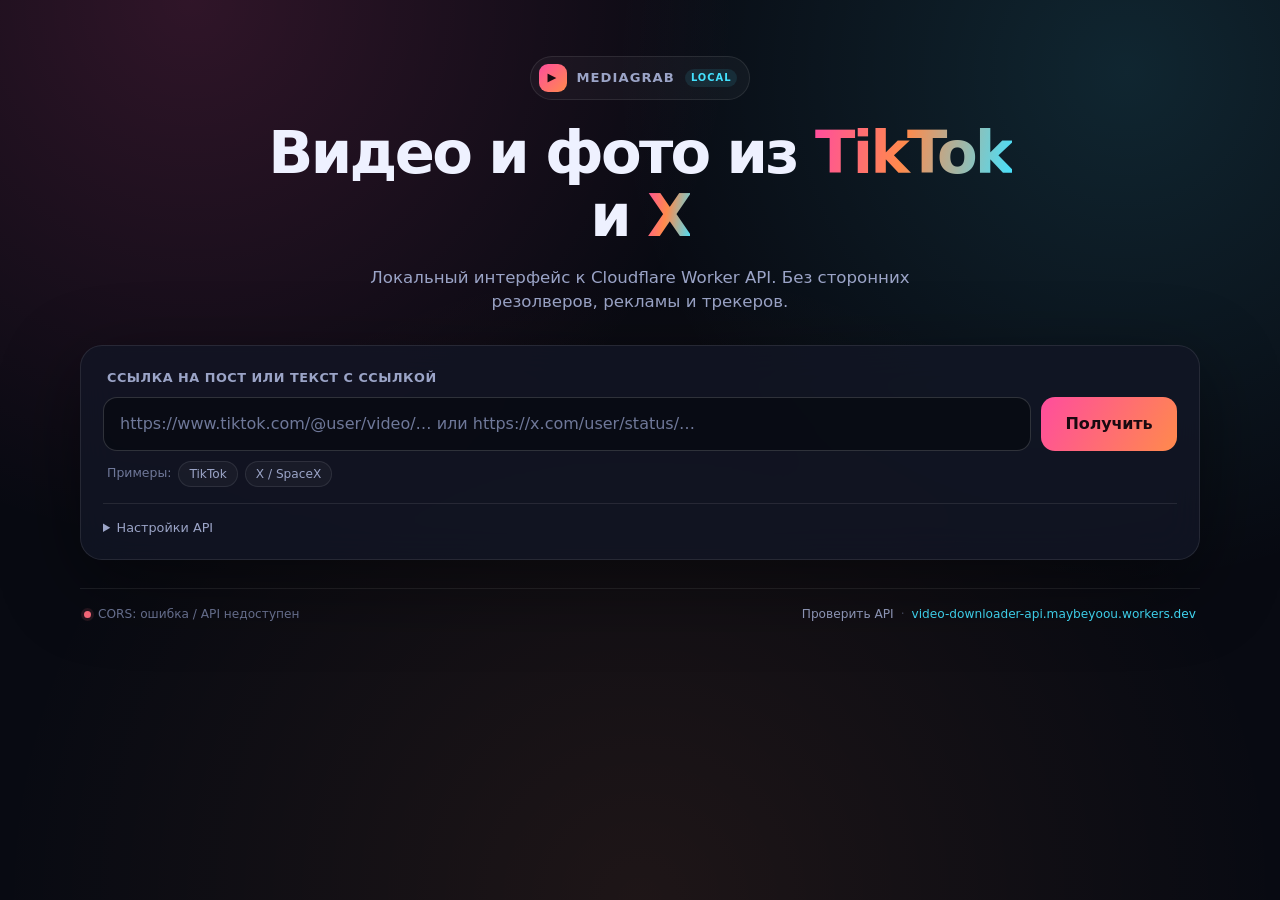
<file: mediagrab.html>
<!doctype html>
<html lang="ru">
  <head>
    <meta charset="utf-8" />
    <meta name="viewport" content="width=device-width, initial-scale=1" />
    <meta name="color-scheme" content="dark" />
    <title>MediaGrab — TikTok &amp; X Downloader</title>
    <link
      rel="icon"
      href="data:image/svg+xml,%3Csvg xmlns='http://www.w3.org/2000/svg' viewBox='0 0 64 64'%3E%3Crect width='64' height='64' rx='16' fill='%23ff4d9d'/%3E%3Cpath d='M25 18l23 14-23 14z' fill='%231a0910'/%3E%3C/svg%3E"
    />
    <style>
:root {
  --bg: #080a12;
  --bg-soft: #0f1322;
  --panel: rgba(18, 22, 38, 0.78);
  --panel-strong: rgba(24, 29, 49, 0.92);
  --line: rgba(255, 255, 255, 0.09);
  --line-strong: rgba(255, 255, 255, 0.16);
  --text: #eef1ff;
  --muted: #9ba4c7;
  --muted-2: #6f7899;
  --pink: #ff4d9d;
  --orange: #ff8a4c;
  --cyan: #44e2ff;
  --green: #59f2b2;
  --red: #ff6b7d;
  --radius: 22px;
  --shadow: 0 24px 80px rgba(0, 0, 0, 0.45);
  --font: "Segoe UI", "Inter", system-ui, -apple-system, BlinkMacSystemFont, sans-serif;
}

* {
  box-sizing: border-box;
}

html {
  min-height: 100%;
  background: var(--bg);
}

body {
  margin: 0;
  min-height: 100vh;
  color: var(--text);
  font-family: var(--font);
  line-height: 1.5;
  background:
    radial-gradient(circle at 15% 0%, rgba(255, 77, 157, 0.16), transparent 34rem),
    radial-gradient(circle at 88% 8%, rgba(68, 226, 255, 0.13), transparent 32rem),
    radial-gradient(circle at 50% 100%, rgba(255, 138, 76, 0.09), transparent 40rem),
    var(--bg);
  overflow-x: hidden;
}

button,
input {
  font: inherit;
}

button {
  color: inherit;
}

a {
  color: var(--cyan);
  text-decoration: none;
}

a:hover {
  text-decoration: underline;
}

code {
  padding: 0.1em 0.35em;
  border: 1px solid var(--line);
  border-radius: 6px;
  background: rgba(255, 255, 255, 0.04);
  font-size: 0.88em;
}

.aurora {
  position: fixed;
  inset: -20vh -10vw auto;
  height: 70vh;
  pointer-events: none;
  background:
    radial-gradient(closest-side at 25% 50%, rgba(255, 77, 157, 0.18), transparent),
    radial-gradient(closest-side at 72% 30%, rgba(68, 226, 255, 0.14), transparent);
  filter: blur(40px);
  z-index: -1;
}

.app {
  width: min(1120px, calc(100% - 32px));
  margin: 0 auto;
  padding: 56px 0 40px;
}

.hero {
  text-align: center;
  margin-bottom: 30px;
  animation: rise 0.55s ease both;
}

.brand {
  display: inline-flex;
  align-items: center;
  gap: 10px;
  margin-bottom: 22px;
  padding: 7px 12px 7px 8px;
  border: 1px solid var(--line);
  border-radius: 999px;
  background: rgba(255, 255, 255, 0.035);
  font-size: 0.82rem;
  font-weight: 700;
  letter-spacing: 0.08em;
  text-transform: uppercase;
  color: var(--muted);
}

.brand-mark {
  display: grid;
  width: 28px;
  height: 28px;
  place-items: center;
  border-radius: 9px;
  background: linear-gradient(135deg, var(--pink), var(--orange));
  color: #170a10;
  font-size: 0.72rem;
}

.brand-tag {
  padding: 2px 6px;
  border-radius: 999px;
  background: rgba(68, 226, 255, 0.1);
  color: var(--cyan);
  font-size: 0.62rem;
  letter-spacing: 0.1em;
}

h1 {
  max-width: 780px;
  margin: 0 auto;
  font-size: clamp(2rem, 5vw, 3.7rem);
  font-weight: 800;
  letter-spacing: -0.045em;
  line-height: 1.06;
}

.grad {
  background: linear-gradient(100deg, var(--pink), var(--orange) 45%, var(--cyan));
  background-clip: text;
  -webkit-background-clip: text;
  color: transparent;
}

.subtitle {
  max-width: 560px;
  margin: 18px auto 0;
  color: var(--muted);
  font-size: clamp(0.92rem, 1.6vw, 1.04rem);
}

.panel {
  border: 1px solid var(--line);
  border-radius: var(--radius);
  background: var(--panel);
  box-shadow: var(--shadow);
  backdrop-filter: blur(18px);
  -webkit-backdrop-filter: blur(18px);
}

.search-panel {
  padding: 22px;
  animation: rise 0.65s 0.05s ease both;
}

.search-panel > form > label {
  display: block;
  margin: 0 0 9px 4px;
  color: var(--muted);
  font-size: 0.8rem;
  font-weight: 600;
  letter-spacing: 0.04em;
  text-transform: uppercase;
}

.input-row {
  display: flex;
  gap: 10px;
}

input {
  width: 100%;
  border: 1px solid var(--line-strong);
  border-radius: 14px;
  outline: none;
  background: rgba(7, 9, 17, 0.7);
  color: var(--text);
  padding: 14px 16px;
  transition: border-color 0.18s ease, box-shadow 0.18s ease, background 0.18s ease;
}

input::placeholder {
  color: var(--muted-2);
}

input:focus {
  border-color: rgba(68, 226, 255, 0.55);
  background: rgba(7, 9, 17, 0.92);
  box-shadow: 0 0 0 4px rgba(68, 226, 255, 0.09);
}

#submit {
  position: relative;
  display: inline-flex;
  min-width: 136px;
  align-items: center;
  justify-content: center;
  gap: 9px;
  border: 0;
  border-radius: 14px;
  padding: 14px 22px;
  background: linear-gradient(120deg, var(--pink), var(--orange));
  color: #1a0910;
  cursor: pointer;
  font-weight: 800;
  letter-spacing: -0.01em;
  transition: transform 0.16s ease, filter 0.16s ease, opacity 0.16s ease;
}

#submit:hover:not(:disabled) {
  filter: brightness(1.08);
  transform: translateY(-1px);
}

#submit:active:not(:disabled) {
  transform: translateY(0);
}

#submit:disabled {
  cursor: wait;
  opacity: 0.7;
}

.spinner {
  display: none;
  width: 15px;
  height: 15px;
  border: 2px solid rgba(26, 9, 16, 0.25);
  border-top-color: #1a0910;
  border-radius: 50%;
  animation: spin 0.7s linear infinite;
}

#submit.loading .spinner {
  display: block;
}

#submit.loading .button-label {
  opacity: 0.65;
}

.examples {
  display: flex;
  flex-wrap: wrap;
  align-items: center;
  gap: 7px;
  margin-top: 10px;
  padding-left: 4px;
  color: var(--muted-2);
  font-size: 0.78rem;
}

.example {
  border: 1px solid var(--line);
  border-radius: 999px;
  background: rgba(255, 255, 255, 0.035);
  color: var(--muted);
  padding: 3px 10px;
  cursor: pointer;
  font-size: 0.76rem;
  transition: border-color 0.16s ease, color 0.16s ease, background 0.16s ease;
}

.example:hover {
  border-color: rgba(255, 77, 157, 0.45);
  background: rgba(255, 77, 157, 0.08);
  color: var(--text);
}

.settings {
  margin-top: 16px;
  border-top: 1px solid var(--line);
  padding-top: 14px;
}

.settings summary {
  width: fit-content;
  color: var(--muted);
  cursor: pointer;
  font-size: 0.8rem;
  user-select: none;
}

.settings summary:hover {
  color: var(--text);
}

.settings-grid {
  display: grid;
  grid-template-columns: minmax(0, 1.5fr) minmax(0, 1fr);
  gap: 12px;
  margin-top: 14px;
}

.settings-grid label {
  display: grid;
  gap: 6px;
  color: var(--muted);
  font-size: 0.76rem;
}

.settings-grid input {
  padding: 10px 12px;
  border-radius: 11px;
  font-size: 0.84rem;
}

.settings-check {
  display: flex;
  align-items: center;
  gap: 9px;
  width: fit-content;
  margin-top: 13px;
  color: var(--muted);
  font-size: 0.8rem;
  cursor: pointer;
}

.settings-check input {
  width: 16px;
  height: 16px;
  accent-color: var(--pink);
}

.muted {
  color: var(--muted-2);
}

.hint {
  margin: 10px 0 0;
  color: var(--muted-2);
  font-size: 0.75rem;
}

.status {
  margin-top: 18px;
  border: 1px solid var(--line);
  border-radius: 16px;
  background: var(--panel);
  padding: 14px 16px;
  animation: fade 0.25s ease both;
}

.status.loading {
  display: flex;
  align-items: center;
  gap: 10px;
  color: var(--muted);
}

.status.ok {
  border-color: rgba(89, 242, 178, 0.25);
  background: rgba(89, 242, 178, 0.06);
  color: var(--green);
}

.status.error {
  border-color: rgba(255, 107, 125, 0.28);
  background: rgba(255, 107, 125, 0.06);
}

.status.loading::before {
  content: "";
  width: 15px;
  height: 15px;
  flex: none;
  border: 2px solid rgba(255, 255, 255, 0.16);
  border-top-color: var(--cyan);
  border-radius: 50%;
  animation: spin 0.7s linear infinite;
}

.error-box {
  display: grid;
  gap: 6px;
}

.error-title {
  color: var(--red);
  font-weight: 800;
}

.error-code {
  color: var(--muted-2);
  font-family: ui-monospace, "Cascadia Code", Consolas, monospace;
  font-size: 0.76rem;
}

.error-message {
  color: var(--text);
}

.error-hint {
  color: var(--muted);
  font-size: 0.82rem;
}

.result {
  margin-top: 20px;
  animation: rise 0.45s ease both;
}

.media-header {
  display: grid;
  grid-template-columns: auto minmax(0, 1fr);
  gap: 16px;
  align-items: center;
  border: 1px solid var(--line);
  border-radius: var(--radius);
  background: var(--panel);
  padding: 16px;
  box-shadow: var(--shadow);
}

.cover {
  position: relative;
  width: 74px;
  height: 98px;
  flex: none;
  overflow: hidden;
  border-radius: 14px;
  background: linear-gradient(160deg, rgba(255, 77, 157, 0.3), rgba(68, 226, 255, 0.18));
}

.cover img {
  width: 100%;
  height: 100%;
  object-fit: cover;
}

.cover-fallback {
  display: grid;
  width: 100%;
  height: 100%;
  place-items: center;
  color: rgba(255, 255, 255, 0.8);
  font-size: 1.5rem;
  font-weight: 800;
}

.media-copy {
  min-width: 0;
}

.media-title {
  display: -webkit-box;
  overflow: hidden;
  margin: 0;
  font-size: clamp(1rem, 2.2vw, 1.28rem);
  font-weight: 750;
  letter-spacing: -0.02em;
  -webkit-box-orient: vertical;
  -webkit-line-clamp: 2;
}

.media-author {
  display: flex;
  flex-wrap: wrap;
  align-items: center;
  gap: 6px;
  margin-top: 4px;
  color: var(--muted);
  font-size: 0.86rem;
}

.verified {
  display: inline-grid;
  width: 16px;
  height: 16px;
  place-items: center;
  border-radius: 50%;
  background: var(--cyan);
  color: #051018;
  font-size: 0.6rem;
  font-weight: 900;
}

.chips {
  display: flex;
  flex-wrap: wrap;
  gap: 6px;
  margin-top: 9px;
}

.chip {
  border: 1px solid var(--line);
  border-radius: 999px;
  background: rgba(255, 255, 255, 0.035);
  color: var(--muted);
  padding: 3px 9px;
  font-size: 0.72rem;
  white-space: nowrap;
}

.chip.platform-tiktok {
  border-color: rgba(68, 226, 255, 0.25);
  background: rgba(68, 226, 255, 0.08);
  color: var(--cyan);
}

.chip.platform-x {
  border-color: rgba(255, 255, 255, 0.22);
  background: rgba(255, 255, 255, 0.08);
  color: #fff;
}

.chip.resolver {
  font-family: ui-monospace, "Cascadia Code", Consolas, monospace;
  font-size: 0.68rem;
}

.chip.watermark-clean {
  border-color: rgba(89, 242, 178, 0.35);
  background: rgba(89, 242, 178, 0.1);
  color: var(--green);
}

.chip.watermark-bad {
  border-color: rgba(255, 138, 76, 0.38);
  background: rgba(255, 138, 76, 0.11);
  color: var(--orange);
}

.stats {
  display: flex;
  flex-wrap: wrap;
  gap: 12px;
  margin-top: 8px;
  color: var(--muted-2);
  font-size: 0.76rem;
}

.result-grid {
  display: grid;
  grid-template-columns: minmax(300px, 0.9fr) minmax(0, 1.1fr);
  gap: 18px;
  margin-top: 18px;
  align-items: start;
}

.preview-card {
  position: relative;
  display: grid;
  min-height: 260px;
  max-height: 560px;
  place-items: center;
  overflow: hidden;
  border: 1px solid var(--line);
  border-radius: var(--radius);
  background:
    radial-gradient(circle at 50% 20%, rgba(255, 77, 157, 0.12), transparent 55%),
    #05060b;
  box-shadow: var(--shadow);
}

.preview-card video {
  width: 100%;
  max-height: 558px;
  background: #000;
}

.preview-card img {
  display: block;
  max-width: 100%;
  max-height: 558px;
  object-fit: contain;
}

.preview-card audio {
  width: min(90%, 420px);
}

.preview-empty {
  display: grid;
  gap: 8px;
  place-items: center;
  padding: 32px;
  color: var(--muted-2);
  text-align: center;
}

.preview-empty strong {
  color: var(--muted);
}

.preview-caption {
  margin-top: 9px;
  color: var(--muted-2);
  font-size: 0.76rem;
  text-align: center;
}

.formats-column {
  display: grid;
  gap: 14px;
}

.format-section {
  border: 1px solid var(--line);
  border-radius: 18px;
  background: var(--panel);
  padding: 14px;
  box-shadow: 0 18px 50px rgba(0, 0, 0, 0.25);
}

.format-section h2 {
  display: flex;
  align-items: center;
  justify-content: space-between;
  gap: 10px;
  margin: 0 0 10px;
  color: var(--muted);
  font-size: 0.78rem;
  font-weight: 750;
  letter-spacing: 0.07em;
  text-transform: uppercase;
}

.format-section h2 span {
  color: var(--muted-2);
  font-size: 0.7rem;
  font-weight: 500;
  letter-spacing: 0;
  text-transform: none;
}

.format-list {
  display: grid;
  gap: 8px;
}

.format-row {
  display: grid;
  grid-template-columns: minmax(0, 1fr) auto;
  gap: 12px;
  align-items: center;
  border: 1px solid transparent;
  border-radius: 12px;
  padding: 10px 10px 10px 12px;
  background: rgba(255, 255, 255, 0.028);
  cursor: pointer;
  transition: border-color 0.16s ease, background 0.16s ease;
}

.format-row:hover {
  border-color: var(--line-strong);
  background: rgba(255, 255, 255, 0.05);
}

.format-row.active {
  border-color: rgba(68, 226, 255, 0.4);
  background: rgba(68, 226, 255, 0.07);
}

.format-main {
  min-width: 0;
}

.format-label {
  display: flex;
  flex-wrap: wrap;
  align-items: center;
  gap: 7px;
  font-weight: 750;
  font-size: 0.9rem;
}

.badge {
  border-radius: 999px;
  background: linear-gradient(120deg, var(--pink), var(--orange));
  color: #1a0910;
  padding: 2px 7px;
  font-size: 0.6rem;
  font-weight: 900;
  letter-spacing: 0.05em;
  text-transform: uppercase;
}

.format-meta {
  overflow: hidden;
  margin-top: 2px;
  color: var(--muted-2);
  font-size: 0.72rem;
  text-overflow: ellipsis;
  white-space: nowrap;
}

.format-actions {
  display: flex;
  gap: 5px;
}

.icon-button,
.download-button {
  display: inline-flex;
  align-items: center;
  justify-content: center;
  border: 1px solid var(--line);
  border-radius: 9px;
  background: rgba(255, 255, 255, 0.04);
  color: var(--muted);
  cursor: pointer;
  padding: 7px 10px;
  font-size: 0.74rem;
  font-weight: 650;
  transition: border-color 0.16s ease, color 0.16s ease, background 0.16s ease;
}

.download-button {
  border-color: rgba(68, 226, 255, 0.25);
  background: rgba(68, 226, 255, 0.08);
  color: var(--cyan);
}

.icon-button:hover {
  border-color: var(--line-strong);
  background: rgba(255, 255, 255, 0.08);
  color: var(--text);
}

.download-button:hover {
  border-color: rgba(68, 226, 255, 0.55);
  background: rgba(68, 226, 255, 0.15);
  text-decoration: none;
}

.image-grid {
  display: grid;
  grid-template-columns: repeat(3, minmax(0, 1fr));
  gap: 8px;
}

.image-tile {
  position: relative;
  overflow: hidden;
  border: 1px solid var(--line);
  border-radius: 11px;
  background: #05060b;
  aspect-ratio: 1;
  cursor: pointer;
}

.image-tile img {
  width: 100%;
  height: 100%;
  object-fit: cover;
  transition: transform 0.25s ease, opacity 0.25s ease;
}

.image-tile:hover img {
  opacity: 0.8;
  transform: scale(1.04);
}

.image-tile .image-download {
  position: absolute;
  right: 5px;
  bottom: 5px;
  border-radius: 8px;
  background: rgba(8, 10, 18, 0.82);
  padding: 4px 7px;
  font-size: 0.68rem;
}

.raw {
  margin-top: 16px;
  border: 1px solid var(--line);
  border-radius: 14px;
  background: rgba(0, 0, 0, 0.22);
  padding: 10px 14px;
}

.raw summary {
  color: var(--muted-2);
  cursor: pointer;
  font-size: 0.76rem;
}

.raw pre {
  overflow: auto;
  max-height: 360px;
  margin: 12px 0 4px;
  color: #cbd4ff;
  font-family: ui-monospace, "Cascadia Code", Consolas, monospace;
  font-size: 0.72rem;
  line-height: 1.55;
  white-space: pre-wrap;
  word-break: break-word;
}

.footer {
  display: flex;
  flex-wrap: wrap;
  align-items: center;
  justify-content: space-between;
  gap: 10px;
  margin-top: 28px;
  border-top: 1px solid var(--line);
  padding: 16px 4px 0;
  color: var(--muted-2);
  font-size: 0.76rem;
}

.footer-left,
.footer-right {
  display: flex;
  flex-wrap: wrap;
  align-items: center;
  gap: 7px;
}

.dot {
  width: 7px;
  height: 7px;
  border-radius: 50%;
  background: var(--muted-2);
  box-shadow: 0 0 0 3px rgba(255, 255, 255, 0.04);
}

.dot.ok {
  background: var(--green);
  box-shadow: 0 0 0 3px rgba(89, 242, 178, 0.12);
}

.dot.error {
  background: var(--red);
  box-shadow: 0 0 0 3px rgba(255, 107, 125, 0.12);
}

.link-button {
  border: 0;
  background: none;
  color: var(--muted);
  cursor: pointer;
  padding: 0;
  font-size: inherit;
}

.link-button:hover {
  color: var(--text);
  text-decoration: underline;
}

.sep {
  color: var(--muted-2);
  opacity: 0.5;
}

.hidden {
  display: none !important;
}

@keyframes spin {
  to {
    transform: rotate(360deg);
  }
}

@keyframes rise {
  from {
    opacity: 0;
    transform: translateY(14px);
  }
  to {
    opacity: 1;
    transform: translateY(0);
  }
}

@keyframes fade {
  from {
    opacity: 0;
  }
  to {
    opacity: 1;
  }
}

@media (max-width: 860px) {
  .app {
    padding-top: 34px;
  }

  .result-grid {
    grid-template-columns: 1fr;
  }

  .preview-card {
    min-height: 220px;
    max-height: 480px;
  }

  .preview-card video,
  .preview-card img {
    max-height: 478px;
  }
}

@media (max-width: 600px) {
  .app {
    width: min(100% - 20px, 1120px);
  }

  .search-panel {
    padding: 16px;
  }

  .input-row {
    flex-direction: column;
  }

  #submit {
    width: 100%;
  }

  .settings-grid {
    grid-template-columns: 1fr;
  }

  .media-header {
    grid-template-columns: 1fr;
  }

  .cover {
    width: 100%;
    height: 160px;
  }

  .format-row {
    grid-template-columns: 1fr;
  }

  .format-actions {
    justify-content: flex-start;
  }

  .image-grid {
    grid-template-columns: repeat(2, minmax(0, 1fr));
  }

  .footer {
    align-items: flex-start;
    flex-direction: column;
  }
}
  </style>
  </head>
  <body>
    <div class="aurora" aria-hidden="true"></div>
    <main class="app">
      <header class="hero">
        <div class="brand">
          <span class="brand-mark" aria-hidden="true">▶</span>
          <span>MediaGrab</span>
          <span class="brand-tag">local</span>
        </div>
        <h1>Видео и фото из <span class="grad">TikTok</span> и <span class="grad">X</span></h1>
        <p class="subtitle">
          Локальный интерфейс к Cloudflare Worker API. Без сторонних резолверов, рекламы и трекеров.
        </p>
      </header>

      <section class="panel search-panel">
        <form id="resolve-form" novalidate>
          <label for="url">Ссылка на пост или текст с ссылкой</label>
          <div class="input-row">
            <input
              id="url"
              name="url"
              type="text"
              inputmode="url"
              autocomplete="off"
              spellcheck="false"
              placeholder="https://www.tiktok.com/@user/video/… или https://x.com/user/status/…"
            />
            <button id="submit" type="submit">
              <span class="button-label">Получить</span>
              <span class="spinner" aria-hidden="true"></span>
            </button>
          </div>
          <div class="examples">
            <span>Примеры:</span>
            <button type="button" class="example" data-url="https://www.tiktok.com/@scout2015/video/6718335390845095173">
              TikTok
            </button>
            <button type="button" class="example" data-url="https://x.com/SpaceX/status/1732824684683784516">
              X / SpaceX
            </button>
          </div>
        </form>

        <details class="settings" id="settings">
          <summary>Настройки API</summary>
          <div class="settings-grid">
            <label>
              API base URL
              <input id="api-base" type="url" spellcheck="false" autocomplete="off" />
            </label>
            <label>
              API key <span class="muted">(если задан)</span>
              <input id="api-key" type="password" autocomplete="off" spellcheck="false" placeholder="необязательно" />
            </label>
          </div>
          <label class="settings-check">
            <input id="allow-watermark" type="checkbox" />
            <span>Разрешить водяной знак, если чистое видео недоступно</span>
          </label>
          <p class="hint">
            По умолчанию API отдаёт только файлы TikTok без водяного знака. Включите этот пункт только
            как запасной вариант.
          </p>
          <p class="hint">
            Ключ хранится только в <code>localStorage</code> этого браузера. Если API_KEY не задан на Worker,
            оставьте поле пустым.
          </p>
        </details>
      </section>

      <section id="status" class="status hidden" aria-live="polite"></section>

      <section id="result" class="result hidden" aria-live="polite">
        <div id="media-header" class="media-header"></div>
        <div class="result-grid">
          <div class="preview-column">
            <div id="preview" class="preview-card"></div>
            <div id="preview-caption" class="preview-caption"></div>
          </div>
          <div class="formats-column">
            <div id="formats"></div>
          </div>
        </div>
        <details class="raw">
          <summary>Показать JSON ответа</summary>
          <pre id="raw"></pre>
        </details>
      </section>

      <footer class="footer">
        <div class="footer-left">
          <span class="dot" id="api-dot" aria-hidden="true"></span>
          <span id="cors-state">CORS: не проверен</span>
        </div>
        <div class="footer-right">
          <button id="check-api" type="button" class="link-button">Проверить API</button>
          <span class="sep">·</span>
          <a href="./" id="api-link" target="_blank" rel="noreferrer">API</a>
        </div>
      </footer>
    </main>

    <script type="module">
const DEFAULT_API_BASE = "https://video-downloader-api.maybeyoou.workers.dev";
const STORAGE_BASE = "mediagrab.apiBase";
const STORAGE_KEY = "mediagrab.apiKey";
const STORAGE_WATERMARK = "mediagrab.allowWatermark";

const els = {
  form: document.querySelector("#resolve-form"),
  url: document.querySelector("#url"),
  submit: document.querySelector("#submit"),
  apiBase: document.querySelector("#api-base"),
  apiKey: document.querySelector("#api-key"),
  allowWatermark: document.querySelector("#allow-watermark"),
  settings: document.querySelector("#settings"),
  status: document.querySelector("#status"),
  result: document.querySelector("#result"),
  mediaHeader: document.querySelector("#media-header"),
  preview: document.querySelector("#preview"),
  previewCaption: document.querySelector("#preview-caption"),
  formats: document.querySelector("#formats"),
  raw: document.querySelector("#raw"),
  corsState: document.querySelector("#cors-state"),
  apiDot: document.querySelector("#api-dot"),
  checkApi: document.querySelector("#check-api"),
  apiLink: document.querySelector("#api-link"),
};

let statusTimer = 0;
let activeRow = null;

class ApiError extends Error {
  constructor(code, message, details) {
    super(message);
    this.name = "ApiError";
    this.code = code;
    this.details = details;
  }
}

function normalizeBase(value) {
  let raw = String(value || "").trim();
  if (!raw) raw = DEFAULT_API_BASE;
  if (!/^https?:\/\//i.test(raw)) raw = `https://${raw}`;
  return raw.replace(/\/+$/, "");
}

function endpoint(path, params = {}) {
  const url = new URL(path, `${normalizeBase(els.apiBase.value)}/`);
  for (const [key, value] of Object.entries(params)) {
    if (value !== undefined && value !== null && String(value) !== "") {
      url.searchParams.set(key, String(value));
    }
  }
  return url;
}

function withParam(url, key, value) {
  try {
    const parsed = new URL(url);
    parsed.searchParams.set(key, value);
    return parsed.toString();
  } catch {
    return url;
  }
}

function node(tag, className, text) {
  const element = document.createElement(tag);
  if (className) element.className = className;
  if (text !== undefined && text !== null) element.textContent = String(text);
  return element;
}

function clear(element) {
  element.replaceChildren();
}

function setCorsState(state, text) {
  els.corsState.textContent = text;
  els.apiDot.classList.remove("ok", "error");
  if (state === "ok") els.apiDot.classList.add("ok");
  if (state === "error") els.apiDot.classList.add("error");
}

function hideStatus() {
  window.clearTimeout(statusTimer);
  els.status.classList.add("hidden");
  els.status.classList.remove("loading", "ok", "error");
  clear(els.status);
}

function showStatus(kind, message, timeout = 0) {
  window.clearTimeout(statusTimer);
  els.status.classList.remove("hidden", "loading", "ok", "error");
  els.status.classList.add(kind);
  clear(els.status);
  els.status.append(node("span", "", message));

  if (timeout > 0) {
    statusTimer = window.setTimeout(() => {
      els.status.classList.add("hidden");
    }, timeout);
  }
}

function showErrorPanel(error) {
  const code = error instanceof ApiError ? error.code : "NETWORK_ERROR";
  const message =
    error instanceof ApiError
      ? error.message
      : "Не удалось выполнить запрос. Проверьте интернет, адрес API и настройки CORS.";
  const hint =
    error instanceof ApiError
      ? error.details?.hint
      : "Сайт должен быть открыт через http://127.0.0.1:8080 (npm run site), а не напрямую через file://. Если API за прокси, проверьте системный прокси браузера.";
  const watermarkHint =
    error instanceof ApiError &&
    ["TIKTOK_BLOCKED", "TIKTOK_EXTRACT_FAILED", "TIKTOK_NO_MEDIA"].includes(error.code)
      ? "Если TikTok отдаёт только файл с водяным знаком, включите «Разрешить водяной знак» в настройках API и повторите запрос."
      : "";

  window.clearTimeout(statusTimer);
  els.status.classList.remove("hidden", "loading", "ok");
  els.status.classList.add("error");
  clear(els.status);

  const box = node("div", "error-box");
  const title = node("div", "error-title", "Не получилось получить медиа");
  const codeLine = node("div", "error-code", code);
  const messageLine = node("div", "error-message", message);

  box.append(title, codeLine, messageLine);

  if (hint) box.append(node("div", "error-hint", hint));
  if (watermarkHint) box.append(node("div", "error-hint", watermarkHint));

  if (error instanceof ApiError && error.details && Object.keys(error.details).length > 0) {
    const details = document.createElement("details");
    details.className = "raw";
    details.append(node("summary", "", "Детали ошибки"));
    const pre = node("pre", "", JSON.stringify(error.details, null, 2));
    details.append(pre);
    box.append(details);
  }

  els.status.append(box);
}

function setLoading(loading) {
  els.submit.disabled = loading;
  els.submit.classList.toggle("loading", loading);
  els.submit.querySelector(".button-label").textContent = loading ? "Загружаю" : "Получить";
}

function formatDuration(seconds) {
  const value = Number(seconds);
  if (!Number.isFinite(value) || value <= 0) return "";
  const total = Math.round(value);
  const minutes = Math.floor(total / 60);
  const rest = String(total % 60).padStart(2, "0");
  return minutes > 0 ? `${minutes}:${rest}` : `0:${rest}`;
}

function formatBytes(bytes) {
  const value = Number(bytes);
  if (!Number.isFinite(value) || value <= 0) return "";
  const units = ["Б", "КБ", "МБ", "ГБ"];
  let size = value;
  let index = 0;
  while (size >= 1024 && index < units.length - 1) {
    size /= 1024;
    index += 1;
  }
  return `${size >= 10 || index === 0 ? Math.round(size) : size.toFixed(1)} ${units[index]}`;
}

function formatBitrate(bits) {
  const value = Number(bits);
  if (!Number.isFinite(value) || value <= 0) return "";
  if (value >= 1_000_000) return `${(value / 1_000_000).toFixed(1)} Мбит/с`;
  return `${Math.round(value / 1000)} Кбит/с`;
}

function formatCount(value) {
  const number = Number(value);
  if (!Number.isFinite(number) || number <= 0) return "";
  if (number >= 1_000_000) return `${(number / 1_000_000).toFixed(1)}M`;
  if (number >= 1000) return `${(number / 1000).toFixed(1)}K`;
  return String(Math.round(number));
}

function formatCodec(codec) {
  const value = String(codec || "").trim().toLowerCase();
  if (!value) return "";
  if (/h264|avc/.test(value)) return "H.264";
  if (/h265|hevc|hvc1/.test(value)) return "H.265";
  if (/av1/.test(value)) return "AV1";
  return value.toUpperCase();
}

function formatMeta(item) {
  const parts = [];
  if (item.width && item.height) parts.push(`${item.width}×${item.height}`);
  if (item.mimeType) parts.push(item.mimeType);
  const codec = formatCodec(item.codec);
  if (codec) parts.push(codec);
  if (item.bitrate) parts.push(formatBitrate(item.bitrate));
  if (item.size) parts.push(formatBytes(item.size));
  if (item.watermarked) parts.push("водяной знак");
  return parts.join(" · ");
}

function addChip(container, text, className = "") {
  if (!text) return;
  container.append(node("span", `chip ${className}`.trim(), text));
}

function setActiveRow(row) {
  if (activeRow === row) return;
  activeRow?.classList.remove("active");
  activeRow = row;
  activeRow?.classList.add("active");
}

function renderPreview(item, data) {
  clear(els.preview);
  clear(els.previewCaption);

  if (!item) {
    const empty = node("div", "preview-empty");
    empty.append(node("strong", "", "Предпросмотр недоступен"));
    empty.append(node("span", "", "Выберите формат в списке справа."));
    els.preview.append(empty);
    els.previewCaption.textContent = "";
    return;
  }

  const inlineUrl = withParam(item.url, "inline", "1");
  const meta = formatMeta(item);

  if (item.type === "video") {
    const video = document.createElement("video");
    video.controls = true;
    video.playsInline = true;
    video.preload = "metadata";
    video.src = inlineUrl;
    if (data.thumbnail) video.poster = data.thumbnail;
    video.addEventListener("error", () => {
      clear(els.preview);
      const empty = node("div", "preview-empty");
      empty.append(node("strong", "", "Видео не загрузилось"));
      empty.append(node("span", "", "CDN мог отклонить запрос. Попробуйте скачать файл."));
      els.preview.append(empty);
    });
    els.preview.append(video);
    els.previewCaption.textContent = [item.label, meta].filter(Boolean).join(" · ");
    return;
  }

  if (item.type === "image") {
    const image = document.createElement("img");
    image.alt = data.title || "Изображение из поста";
    image.loading = "eager";
    image.src = inlineUrl;
    image.addEventListener("error", () => {
      clear(els.preview);
      const empty = node("div", "preview-empty");
      empty.append(node("strong", "", "Изображение не загрузилось"));
      empty.append(node("span", "", "Попробуйте скачать файл напрямую."));
      els.preview.append(empty);
    });
    els.preview.append(image);
    els.previewCaption.textContent = meta || "Изображение";
    return;
  }

  if (item.type === "audio") {
    const audio = document.createElement("audio");
    audio.controls = true;
    audio.preload = "metadata";
    audio.src = inlineUrl;
    audio.addEventListener("error", () => {
      clear(els.preview);
      const empty = node("div", "preview-empty");
      empty.append(node("strong", "", "Аудио не загрузилось"));
      empty.append(node("span", "", "Попробуйте скачать файл напрямую."));
      els.preview.append(empty);
    });
    els.preview.append(audio);
    els.previewCaption.textContent = [item.label, meta].filter(Boolean).join(" · ");
  }
}

function createDownloadButton(item, label = "Скачать") {
  const link = node("a", "download-button", label);
  link.href = item.url;
  link.setAttribute("download", item.filename || "");
  link.rel = "noreferrer";
  return link;
}

function createCopyButton(item) {
  const button = node("button", "icon-button", "Копировать");
  button.type = "button";
  button.title = "Скопировать прямую ссылку на скачивание";
  button.addEventListener("click", async (event) => {
    event.stopPropagation();
    await copyText(item.url);
  });
  return button;
}

function createFormatRow(item, data, options = {}) {
  const row = node("div", "format-row");
  row.tabIndex = 0;
  row.setAttribute("role", "button");
  row.setAttribute("aria-label", `Предпросмотр ${item.label || item.id}`);

  const main = node("div", "format-main");
  const label = node("div", "format-label");
  if (options.best) label.append(node("span", "badge", "best"));
  label.append(node("span", "", item.label || item.id || "формат"));

  const metaText = formatMeta(item) || item.mimeType || "";
  main.append(label);
  if (metaText) main.append(node("div", "format-meta", metaText));

  const actions = node("div", "format-actions");
  actions.append(createCopyButton(item), createDownloadButton(item));
  row.append(main, actions);

  const select = () => {
    setActiveRow(row);
    renderPreview(item, data);
    if (window.matchMedia("(max-width: 860px)").matches) {
      els.preview.scrollIntoView({ behavior: "smooth", block: "center" });
    }
  };

  row.addEventListener("click", (event) => {
    if (event.target.closest("a, button")) return;
    select();
  });
  row.addEventListener("keydown", (event) => {
    if (event.target.closest("a, button")) return;
    if (event.key === "Enter" || event.key === " ") {
      event.preventDefault();
      select();
    }
  });

  return row;
}

function createImageTile(item, data) {
  const tile = node("div", "image-tile");
  tile.tabIndex = 0;
  tile.setAttribute("role", "button");
  tile.setAttribute("aria-label", `Предпросмотр ${item.label || item.id}`);

  const image = document.createElement("img");
  image.alt = item.filename || item.label || "Изображение";
  image.loading = "lazy";
  image.src = withParam(item.url, "inline", "1");

  const download = node("a", "image-download", "Скачать");
  download.href = item.url;
  download.setAttribute("download", item.filename || "");
  download.rel = "noreferrer";
  download.addEventListener("click", (event) => event.stopPropagation());

  tile.append(image, download);

  const select = () => {
    renderPreview(item, data);
    if (window.matchMedia("(max-width: 860px)").matches) {
      els.preview.scrollIntoView({ behavior: "smooth", block: "center" });
    }
  };

  tile.addEventListener("click", select);
  tile.addEventListener("keydown", (event) => {
    if (event.key === "Enter" || event.key === " ") {
      event.preventDefault();
      select();
    }
  });

  return tile;
}

function createSection(title, subtitle) {
  const section = node("section", "format-section");
  const heading = node("h2", "", title);
  if (subtitle) heading.append(node("span", "", subtitle));
  section.append(heading);
  return section;
}

function renderFormats(data) {
  clear(els.formats);

  const formats = Array.isArray(data.formats) ? data.formats : [];
  const variants = Array.isArray(data.variants) ? data.variants : [];
  const videos = formats.filter((format) => format.type === "video");
  const audio = formats.filter((format) => format.type === "audio");
  const images = formats.filter((format) => format.type === "image");

  const videoItems = variants.length > 0 ? variants : videos;
  if (videoItems.length > 0) {
    const section = createSection("Видео", `${videoItems.length} вариант(а)`);
    const list = node("div", "format-list");
    videoItems.forEach((item, index) => {
      list.append(createFormatRow(item, data, { best: index === 0 }));
    });
    section.append(list);
    els.formats.append(section);
  }

  if (audio.length > 0) {
    const section = createSection("Аудио", `${audio.length}`);
    const list = node("div", "format-list");
    audio.forEach((item) => list.append(createFormatRow(item, data, { best: false })));
    section.append(list);
    els.formats.append(section);
  }

  if (images.length > 0) {
    const section = createSection("Фото", `${images.length}`);
    const grid = node("div", "image-grid");
    images.forEach((item) => grid.append(createImageTile(item, data)));
    section.append(grid);
    els.formats.append(section);
  }

  if (videoItems.length === 0 && audio.length === 0 && images.length === 0) {
    const empty = node("div", "format-section");
    empty.append(node("h2", "", "Форматы"));
    empty.append(node("div", "format-meta", "API не вернул доступных форматов."));
    els.formats.append(empty);
  }
}

function renderResult(data) {
  clear(els.mediaHeader);
  clear(els.preview);
  clear(els.previewCaption);
  clear(els.formats);

  const header = els.mediaHeader;
  const cover = node("div", "cover");
  const coverUrl = data.thumbnail || data.author?.avatar || "";
  if (coverUrl) {
    const image = document.createElement("img");
    image.alt = "";
    image.loading = "eager";
    image.referrerPolicy = "no-referrer";
    image.src = coverUrl;
    image.addEventListener("error", () => {
      clear(cover);
      cover.append(node("div", "cover-fallback", data.platform === "tiktok" ? "TT" : "X"));
    });
    cover.append(image);
  } else {
    cover.append(node("div", "cover-fallback", data.platform === "tiktok" ? "TT" : "X"));
  }

  const copy = node("div", "media-copy");
  const title = node("h2", "media-title", data.title || `${data.platform} ${data.type}`);
  const author = node("div", "media-author");
  if (data.author?.username) author.append(node("span", "", `@${data.author.username}`));
  if (data.author?.nickname) author.append(node("span", "muted", data.author.nickname));
  if (data.author?.verified) {
    const verified = node("span", "verified", "✓");
    verified.title = "Подтверждённый аккаунт";
    author.append(verified);
  }

  const chips = node("div", "chips");
  const platform = data.platform === "tiktok" ? "TikTok" : data.platform === "x" ? "X / Twitter" : data.platform;
  addChip(chips, platform, data.platform === "tiktok" ? "platform-tiktok" : "platform-x");
  addChip(chips, data.type === "video" ? "видео" : data.type === "image" || data.type === "photo" ? "фото" : data.type);
  if (data.platform === "tiktok" && data.type === "video") {
    if (data.watermarked === true) {
      addChip(chips, "с водяным знаком", "watermark-bad");
    } else if (data.watermarked === false) {
      addChip(chips, "без водяного знака", "watermark-clean");
    }
  }
  const duration = formatDuration(data.duration);
  if (duration) addChip(chips, duration);
  if (data.width && data.height) addChip(chips, `${data.width}×${data.height}`);
  if (data.hlsOnly) addChip(chips, "только HLS");
  if (data.resolver) addChip(chips, data.resolver, "resolver");

  const stats = node("div", "stats");
  const statItems = [
    ["▶", data.stats?.plays],
    ["♥", data.stats?.likes],
    ["💬", data.stats?.comments],
    ["↗", data.stats?.shares],
  ];
  for (const [icon, value] of statItems) {
    const count = formatCount(value);
    if (count) stats.append(node("span", "", `${icon} ${count}`));
  }

  copy.append(title, author, chips);
  if (stats.childElementCount > 0) copy.append(stats);
  header.append(cover, copy);

  const firstVideo = (Array.isArray(data.variants) && data.variants[0]) ||
    (Array.isArray(data.formats) ? data.formats.find((format) => format.type === "video") : null);
  const firstImage = Array.isArray(data.formats) ? data.formats.find((format) => format.type === "image") : null;
  const firstAudio = Array.isArray(data.formats) ? data.formats.find((format) => format.type === "audio") : null;
  const initial = firstVideo || firstImage || firstAudio || null;

  renderPreview(initial, data);
  renderFormats(data);
  els.raw.textContent = JSON.stringify(data, null, 2);
  els.result.classList.remove("hidden");

  const firstRow = els.formats.querySelector(".format-row");
  if (firstRow) setActiveRow(firstRow);
}

async function copyText(text) {
  try {
    await navigator.clipboard.writeText(text);
    showStatus("ok", "Ссылка скопирована в буфер обмена.", 2500);
  } catch {
    window.prompt("Скопируйте ссылку:", text);
  }
}

async function checkApi({ silent = false } = {}) {
  const base = normalizeBase(els.apiBase.value);
  setCorsState("checking", "CORS: проверка…");
  const started = performance.now();

  try {
    const response = await fetch(endpoint("health"), {
      cache: "no-store",
      headers: { accept: "application/json" },
    });
    const data = await response.json().catch(() => null);
    if (!response.ok) throw new Error(`HTTP ${response.status}`);
    const ms = Math.round(performance.now() - started);
    const mode = response.type === "cors" ? "cross-origin" : response.type;
    setCorsState("ok", `CORS: OK · ${mode} · ${ms} ms`);
    if (!silent) {
      showStatus("ok", `API доступен: ${data?.service || "worker"} · ${ms} ms`, 4000);
    }
  } catch (error) {
    setCorsState("error", "CORS: ошибка / API недоступен");
    if (!silent) {
      showStatus("error", `API недоступен: ${error?.message || String(error)}`);
    }
  }
}

async function resolveSource(source) {
  const value = String(source || "").trim();
  if (!value) {
    showStatus("error", "Вставьте ссылку на пост TikTok или X.");
    els.url.focus();
    return;
  }

  const base = normalizeBase(els.apiBase.value);
  els.apiBase.value = base;
  persistSettings();

  setLoading(true);
  els.result.classList.add("hidden");
  showStatus("loading", "Запрашиваю метаданные и форматы…");

  try {
    const response = await fetch(
      endpoint("info", {
        url: value,
        key: els.apiKey.value.trim(),
        watermark: els.allowWatermark.checked ? "1" : "",
      }),
      {
        cache: "no-store",
        headers: { accept: "application/json" },
      },
    );
    const data = await response.json().catch(() => null);

    if (!response.ok || !data?.ok) {
      const details = data?.error?.details;
      throw new ApiError(
        data?.error?.code || `HTTP_${response.status}`,
        data?.error?.message || `API вернул HTTP ${response.status}.`,
        details,
      );
    }

    const mode = response.type === "cors" ? "cross-origin" : response.type;
    setCorsState("ok", `CORS: OK · ${mode}`);
    renderResult(data);
    showStatus("ok", `Готово · ${data.resolver || data.platform}`, 3500);

    const current = new URL(location.href);
    current.searchParams.set("url", value);
    history.replaceState(null, "", current);
  } catch (error) {
    els.result.classList.add("hidden");
    setCorsState("error", "CORS: ошибка / запрос не выполнен");
    showErrorPanel(error);
  } finally {
    setLoading(false);
  }
}

function persistSettings() {
  const base = normalizeBase(els.apiBase.value);
  const key = els.apiKey.value.trim();
  const allowWatermark = els.allowWatermark.checked;
  els.apiBase.value = base;
  try {
    localStorage.setItem(STORAGE_BASE, base);
    localStorage.setItem(STORAGE_KEY, key);
    localStorage.setItem(STORAGE_WATERMARK, allowWatermark ? "1" : "0");
  } catch {
    // localStorage may be unavailable in private mode.
  }
  els.apiLink.href = `${base}/`;
  els.apiLink.textContent = base.replace(/^https?:\/\//, "");
}

function loadSettings() {
  let base = DEFAULT_API_BASE;
  let key = "";
  let allowWatermark = false;
  try {
    base = localStorage.getItem(STORAGE_BASE) || DEFAULT_API_BASE;
    key = localStorage.getItem(STORAGE_KEY) || "";
    allowWatermark = localStorage.getItem(STORAGE_WATERMARK) === "1";
  } catch {
    // Ignore storage errors.
  }
  els.apiBase.value = normalizeBase(base);
  els.apiKey.value = key;
  els.allowWatermark.checked = allowWatermark;
  if (els.apiBase.value !== DEFAULT_API_BASE || key || allowWatermark) els.settings.open = true;
  persistSettings();
}

function bindEvents() {
  els.form.addEventListener("submit", (event) => {
    event.preventDefault();
    resolveSource(els.url.value);
  });

  for (const button of document.querySelectorAll(".example")) {
    button.addEventListener("click", () => {
      els.url.value = button.dataset.url || "";
      els.url.focus();
    });
  }

  els.apiBase.addEventListener("change", () => {
    persistSettings();
    checkApi({ silent: true });
  });
  els.apiKey.addEventListener("change", persistSettings);
  els.allowWatermark.addEventListener("change", persistSettings);
  els.checkApi.addEventListener("click", () => checkApi());
}

function handleDeepLink() {
  const params = new URLSearchParams(location.search);
  const url = params.get("url");
  if (!url) return;
  els.url.value = url;
  resolveSource(url);
}

loadSettings();
bindEvents();
checkApi({ silent: true });
handleDeepLink();

  </script>
  </body>
</html>
</file>
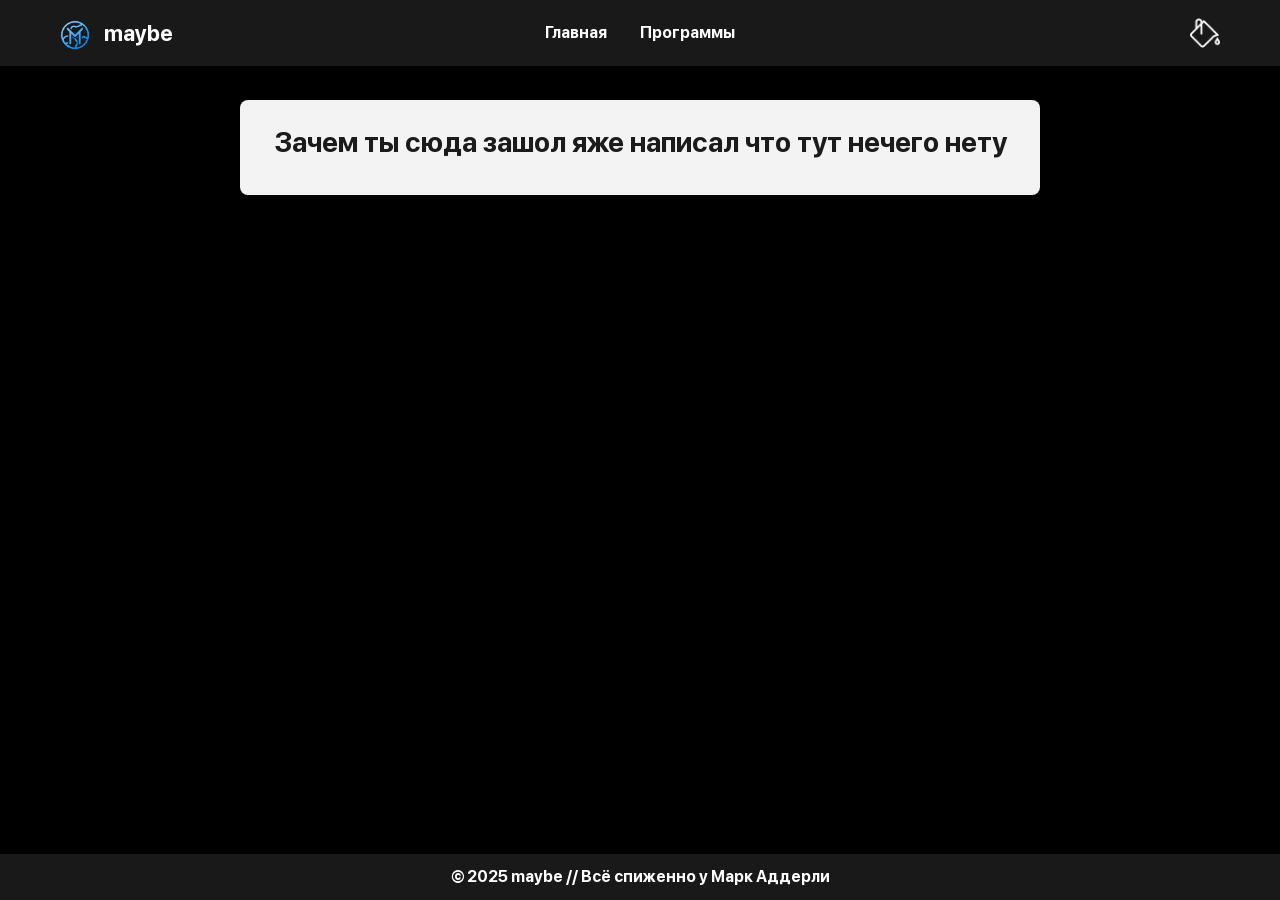
<file: not.html>
<!DOCTYPE html>
<html lang="ru"><head>
</script>
    <meta charset="UTF-8">
    <meta name="viewport" content="width=device-width, initial-scale=1.0">
<link rel="icon" href="favicon.png" type="image/x-icon">
    <title>Скачать официальные ISO Windows</title>
    <link rel="stylesheet" href="builds.css">
<script>
    let headerHidden = false;
    let logoHidden = false;
</script>

    <meta property="og:title" content="Сайт Марка Аддерли">
    <meta property="og:keywords" content="adderly, adderlyfun, adderly fun, adderly top, adderlytop, марк аддерли, аддерли, аддерли фан, аддерли топ, аддерлитоп, сборки от аддерли, сборки от марка аддерли, сборки виндовс, скачать сборки, windows bootlegs, скачать сборку виндовс, скачать windows lite, windows lite, adderlyos, сайт марка аддерли, сайт аддерли, makuos, maku os, makuos 10, makuos 10 lite, makuos 11, makuos 11 22h2, макуос, makuos, windows 11 22h2 Lite, makuos 11 lite, windows 11 download, windows 11, windows 10 download, windows 10, скачать виндовс, download windows, скачать windows 10, скачать windows 11, официальную, официальный">
    <meta property="og:description" content="тут нечего нет">
<meta name="description" content="Здесь вы можете скачать официальные ISO образы Windows.">
<meta name="keywords" content="adderly, adderlyfun, adderly fun, adderly top, adderlytop, марк аддерли, аддерли, аддерли фан, аддерли топ, аддерлитоп, сборки от аддерли, сборки от марка аддерли, сборки виндовс, скачать сборки, windows bootlegs, скачать сборку виндовс, скачать windows lite, windows lite, adderlyos, сайт марка аддерли, сайт аддерли, makuos, maku os, makuos 10, makuos 10 lite, makuos 11, makuos 11 22h2, макуос, makuos, windows 11 22h2 Lite, makuos 11 lite, windows 11 download, windows 11, windows 10 download, windows 10, скачать виндовс, download windows, скачать windows 10, скачать windows 11, официальную, официальный">
    <meta property="og:image" content="images/favicon.png">
    <link rel="icon" href="favicon.png">

 <script>
document.addEventListener('DOMContentLoaded', () => {
    const paletteButton = document.getElementById('palette-button');
    const colorPicker = document.getElementById('color-picker');
    const header = document.querySelector('header');
    const footer = document.querySelector('footer');
    const buttons = document.querySelectorAll('.nav-button');
    const mobileHeader = document.querySelector('.mobile-header');
    const floatingButtons = document.querySelectorAll('.floating-button');
    const downloadButtons = document.querySelectorAll('.download-button');
    const accordionButtons = document.querySelectorAll('.accordion');
    const accordionPanels = document.querySelectorAll('.panel');
    const accordionButtons1 = document.querySelectorAll('.accordion1');
    const accordionPanels1 = document.querySelectorAll('.panel1');
    const welcomeButtons = document.querySelectorAll('.welcome-button');

    colorPicker.classList.add('hidden');

    paletteButton.addEventListener('click', () => {
        colorPicker.classList.toggle('hidden');
    });

    const colorOptions = document.querySelectorAll('.color-option');
    colorOptions.forEach(option => {
        option.addEventListener('click', () => {
            const chosenColor = option.getAttribute('data-color');
            document.body.style.backgroundColor = chosenColor;

            let headerFooterColor;
            let buttonColor;
            if (chosenColor === "#000000") {
                        headerFooterColor = "#191919";
                        buttonColor = "#2e2e2e";
                    } else if (chosenColor === "#44280a") {
                        headerFooterColor = "#944f00";
                        buttonColor = "#7a3c02";
                    } else if (chosenColor === "#1c440a") {
                        headerFooterColor = "#246301";
                        buttonColor = "#388e3c";
                    } else if (chosenColor === "#0a1f44") {
                        headerFooterColor = "#002b5e";
                        buttonColor = "#005e92";
                    } else if (chosenColor === "#0a4441") {
                        headerFooterColor = "#009688";
                        buttonColor = "#00796b";
                    } else if (chosenColor === "#300a44") {
                        headerFooterColor = "#491066";
                        buttonColor = "#60038c";
                    } else if (chosenColor === "#440a34") {
                        headerFooterColor = "#630549";
                        buttonColor = "#8a0665";
                    } else if (chosenColor === "#440a0a") {
                        headerFooterColor = "#700000";
                        buttonColor = "#9c0202";
                    }
            header.style.backgroundColor = headerFooterColor;
            footer.style.backgroundColor = headerFooterColor;
            mobileHeader.style.backgroundColor = headerFooterColor;
            floatingButtons.forEach(button => {
                button.style.backgroundColor = buttonColor;
                button.style.color = "#ffffff";
            });
            buttons.forEach(button => {
                button.style.backgroundColor = buttonColor;
                button.style.color = "#ffffff";
            });

            downloadButtons.forEach(button => {
                button.style.backgroundColor = buttonColor;
                button.style.color = "#ffffff";
            });
            accordionButtons.forEach(button => {
                button.style.backgroundColor = buttonColor;
                button.style.color = "#ffffff";
            });
            accordionPanels.forEach(panel => {
            panel.style.backgroundColor = headerFooterColor;
            });
            accordionButtons1.forEach(button => {
                button.style.backgroundColor = buttonColor;
                button.style.color = "#ffffff";
            });
            accordionPanels1.forEach(panel => {
            panel.style.backgroundColor = headerFooterColor;
            });
            welcomeButtons.forEach(button => {
                button.style.backgroundColor = buttonColor;
                button.style.color = "#ffffff";
            });

            colorPicker.classList.add('hidden');
            localStorage.setItem('themeColor', chosenColor);
        });
    });

    const savedColor = localStorage.getItem('themeColor');
    if (savedColor) {
        document.body.style.backgroundColor = savedColor;
        let headerFooterColor;
        let buttonColor;

        if (savedColor === "#000000") {
                    headerFooterColor = "#191919";
                    buttonColor = "#2e2e2e";
                } else if (savedColor === "#44280a") {
                    headerFooterColor = "#944f00";
                    buttonColor = "#7a3c02";
                } else if (savedColor === "#1c440a") {
                    headerFooterColor = "#246301";
                    buttonColor = "#388e3c";
                } else if (savedColor === "#0a1f44") {
                    headerFooterColor = "#002b5e";
                    buttonColor = "#005e92";
                } else if (savedColor === "#0a4441") {
                    headerFooterColor = "#009688";
                    buttonColor = "#00796b";
                } else if (savedColor === "#300a44") {
                    headerFooterColor = "#491066";
                    buttonColor = "#60038c";
                } else if (savedColor === "#440a34") {
                    headerFooterColor = "#630549";
                    buttonColor = "#8a0665";
                } else if (savedColor === "#440a0a") {
                    headerFooterColor = "#700000";
                    buttonColor = "#9c0202";
                }

        header.style.backgroundColor = headerFooterColor;
        footer.style.backgroundColor = headerFooterColor;
        mobileHeader.style.backgroundColor = headerFooterColor; 
        buttons.forEach(button => {
            button.style.backgroundColor = buttonColor;
            button.style.color = "#ffffff";
        });

        downloadButtons.forEach(button => {
            button.style.backgroundColor = buttonColor;
            button.style.color = "#ffffff";
        });
        accordionButtons.forEach(button => {
            button.style.backgroundColor = buttonColor;
            button.style.color = "#ffffff";
        });
        accordionPanels.forEach(panel => {
            panel.style.backgroundColor = headerFooterColor;
        });
        accordionButtons1.forEach(button => {
            button.style.backgroundColor = buttonColor;
            button.style.color = "#ffffff";
        });
        accordionPanels1.forEach(panel => {
            panel.style.backgroundColor = headerFooterColor;
        });
        floatingButtons.forEach(button => {
            button.style.backgroundColor = buttonColor;
            button.style.color = "#ffffff";
        });
        welcomeButtons.forEach(button => {
            button.style.backgroundColor = buttonColor;
            button.style.color = "#ffffff";
        });
    }
});
    </script>

<style>
    header {
        padding: 20px;
        color: white;
        text-align: center;
    }

    main {
        color: #1b1b1b;
        background-color: #f3f3f3;
        max-width: 800px;
        margin: 100px auto;
        padding: 20px;
        border-radius: 8px;
        box-shadow: 0 2px 8px rgba(0,0,0,0.1);
    }

    h1 {
        font-size: 28px;
        margin-bottom: 10px;
    }

    .download-section {
        margin-top: 30px;
    }

    .download-btn {
        display: inline-block;
        margin: 3px 0;
        padding: 12px 24px;
        background-color: #0078d4;
        color: white;
        border: none;
        border-radius: 4px;
        text-decoration: none;
        font-size: 16px;
        transition: background-color 0.2s ease;
    }

    .download-btn:hover {
        background-color: #005a9e;
    }
</style>
    <meta http-equiv="origin-trial" content="[base64]">
    <meta http-equiv="origin-trial" content="Amm8/NmvvQfhwCib6I7ZsmUxiSCfOxWxHayJwyU1r3gRIItzr7bNQid6O8ZYaE1GSQTa69WwhPC9flq/oYkRBwsAAACCeyJvcmlnaW4iOiJodHRwczovL2dvb2dsZXN5bmRpY2F0aW9uLmNvbTo0NDMiLCJmZWF0dXJlIjoiV2ViVmlld1hSZXF1ZXN0ZWRXaXRoRGVwcmVjYXRpb24iLCJleHBpcnkiOjE3NTgwNjcxOTksImlzU3ViZG9tYWluIjp0cnVlfQ==">
    <meta http-equiv="origin-trial" content="[base64]">
    <meta http-equiv="origin-trial" content="A93bovR+QVXNx2/[base64]">
    <meta http-equiv="origin-trial" content="A1S5fojrAunSDrFbD8OfGmFHdRFZymSM/1ss3G+NEttCLfHkXvlcF6LGLH8Mo5PakLO1sCASXU1/[base64]">
</head>


<body>
    <header>
        <div class="logo">
            <a href="index">
                <img src="favicon.png" alt="M" class="site-icon">
                maybe
            </a>
        </div>
        <nav>
            <ul>
                <li><a href="index">Главная</a></li>
                <li><a href="progs">Программы</a></li>
            </ul>
        </nav>

        <div class="palette-container">
            <button id="palette-button" class="palette-button">
                <img src="color.png" alt="Palette Icon" class="palette-icon">
            </button>
            <div id="color-picker" class="color-picker hidden">
                <h4>Выбрать тему:</h4>
                <div class="color-options">
                    <div class="color-option" style="background-color: #000000;" data-color="#000000"></div>
                    <div class="color-option" style="background-color: #44280a;" data-color="#44280a"></div>
                    <div class="color-option" style="background-color: #1c440a;" data-color="#1c440a"></div>
                    <div class="color-option" style="background-color: #0a1f44;" data-color="#0a1f44"></div>
                    <div class="color-option" style="background-color: #0a4441;" data-color="#0a4441"></div>
                    <div class="color-option" style="background-color: #300a44;" data-color="#300a44"></div>
                    <div class="color-option" style="background-color: #440a34;" data-color="#440a34"></div>
                    <div class="color-option" style="background-color: #440a0a;" data-color="#440a0a"></div>
                </div>
            </div>
        </div>
    </header>

    <header class="mobile-header">
        <nav>
            <ul class="mobile-menu">
                <li><a href="index">Главная</a></li>
                <li><a href="progs">Программы</a></li>
            </ul>
        </nav>
    </header>

<main style="height: auto !important;">
    <h1>Зачем ты сюда зашол яже написал что тут нечего нету</h1>
</div></main>

<script>
    window.addEventListener('scroll', () => {
        const header = document.querySelector('header');
        header.classList.toggle('scrolled', window.pageYOffset > 50);
    });
</script>

<footer>
    <p>© 2025 maybe // Всё спиженно у Марк Аддерли</p>
</footer>
</file>
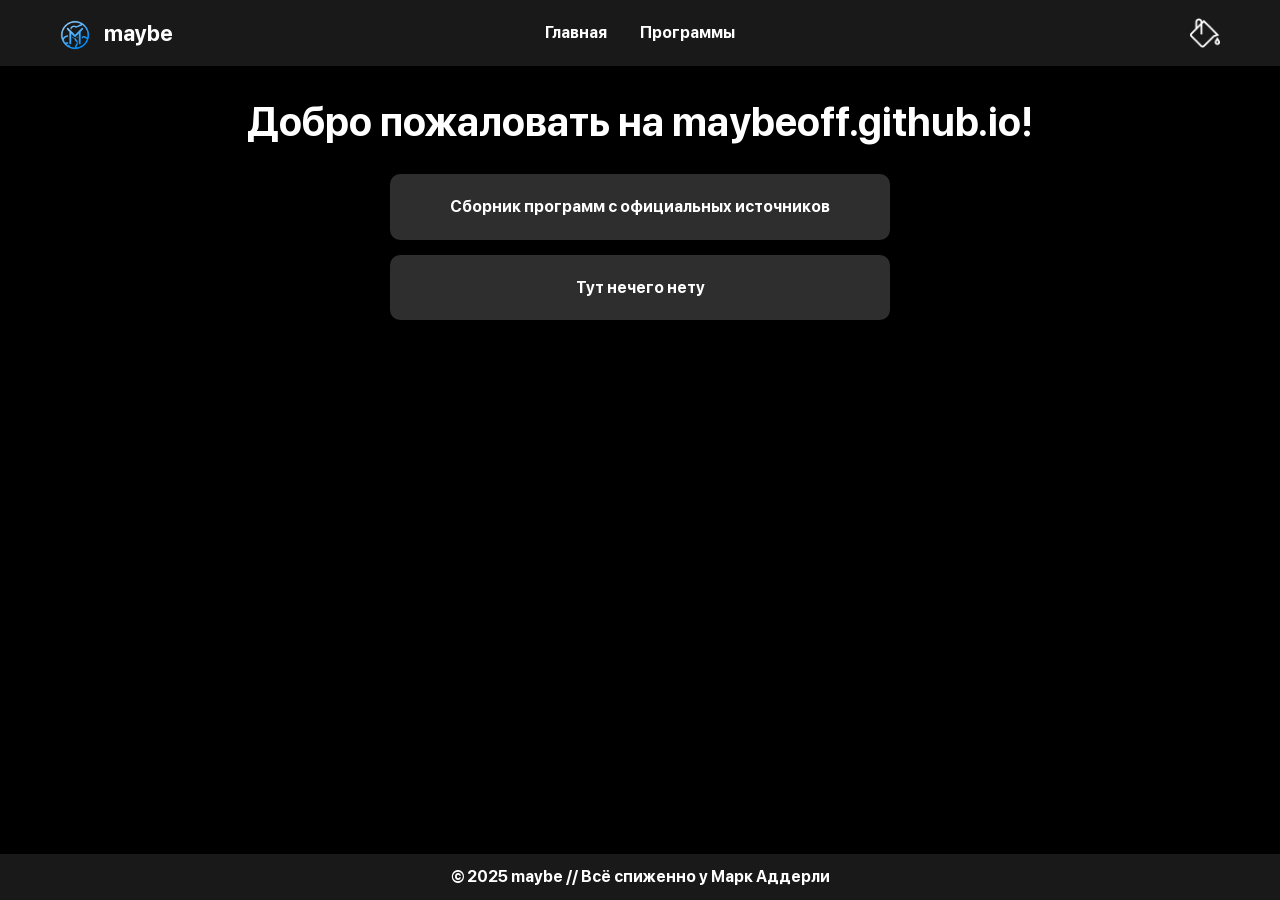
<file: old_index.html>
<!DOCTYPE html>
<html lang="ru"><head>
    <script>
        window.dataLayer = window.dataLayer || [];
        function gtag() { dataLayer.push(arguments); }
        gtag('js', new Date());

        gtag('config', 'G-68MY39SKZ9');
    </script>
    <meta charset="UTF-8">
    <meta name="viewport" content="width=device-width, initial-scale=1.0">
    <meta property="og:image" content="/images/favicon.png">
    <link rel="icon" href="favicon.png">
    <link rel="shortcut icon" href="favicon.png" type="image/x-icon">
    <title>maybe - Главная</title>
    <link rel="stylesheet" href="styles.css">

    <script>
        const toggleDisplay = (el, condition, display) => el.style.display = condition ? display : 'none';
        let existingNews = new Map();

    </script>
    <meta property="og:image" content="images/favicon.png">


    <script>
        document.addEventListener('DOMContentLoaded', () => {
            const paletteButton = document.getElementById('palette-button');
            const colorPicker = document.getElementById('color-picker');
            const header = document.querySelector('header');
            const footer = document.querySelector('footer');
            const buttons = document.querySelectorAll('.nav-button');
            const mobileHeader = document.querySelector('.mobile-header');
            const rowLinks = document.querySelectorAll('.row a');
        
            colorPicker.classList.add('hidden');
        
            paletteButton.addEventListener('click', () => {
                colorPicker.classList.toggle('hidden');
            });
        
            const colorOptions = document.querySelectorAll('.color-option');
            colorOptions.forEach(option => {
                option.addEventListener('click', () => {
                    const chosenColor = option.getAttribute('data-color');
                    document.body.style.backgroundColor = chosenColor;
        
                    let headerFooterColor;
                    let buttonColor;
                    if (chosenColor === "#000000") {
                        headerFooterColor = "#191919";
                        buttonColor = "#2e2e2e";
                    } else if (chosenColor === "#44280a") {
                        headerFooterColor = "#944f00";
                        buttonColor = "#7a3c02";
                    } else if (chosenColor === "#1c440a") {
                        headerFooterColor = "#246301";
                        buttonColor = "#388e3c";
                    } else if (chosenColor === "#0a1f44") {
                        headerFooterColor = "#002b5e";
                        buttonColor = "#005e92";
                    } else if (chosenColor === "#0a4441") {
                        headerFooterColor = "#009688";
                        buttonColor = "#00796b";
                    } else if (chosenColor === "#300a44") {
                        headerFooterColor = "#491066";
                        buttonColor = "#60038c";
                    } else if (chosenColor === "#440a34") {
                        headerFooterColor = "#630549";
                        buttonColor = "#8a0665";
                    } else if (chosenColor === "#440a0a") {
                        headerFooterColor = "#700000";
                        buttonColor = "#9c0202";
                    }
                    document.documentElement.style.setProperty('--header-color', headerFooterColor);
                    document.documentElement.style.setProperty('--button-color', buttonColor);
                    header.style.backgroundColor = headerFooterColor;
                    footer.style.backgroundColor = headerFooterColor;
                    mobileHeader.style.backgroundColor = headerFooterColor;
                    buttons.forEach(button => {
                        button.style.backgroundColor = buttonColor;
                        button.style.color = "#ffffff";
                    });
                    rowLinks.forEach(link => {
    link.style.backgroundColor = buttonColor;
    link.style.color = "#ffffff"
});
                    colorPicker.classList.add('hidden');
                    localStorage.setItem('themeColor', chosenColor);
                });
            });
        
            const savedColor = localStorage.getItem('themeColor');
            if (savedColor) {
                document.body.style.backgroundColor = savedColor;
                let headerFooterColor;
                let buttonColor;
                document.body.style.backgroundColor = savedColor;
        
                if (savedColor === "#000000") {
                    headerFooterColor = "#191919";
                    buttonColor = "#2e2e2e";
                } else if (savedColor === "#44280a") {
                    headerFooterColor = "#944f00";
                    buttonColor = "#7a3c02";
                } else if (savedColor === "#1c440a") {
                    headerFooterColor = "#246301";
                    buttonColor = "#388e3c";
                } else if (savedColor === "#0a1f44") {
                    headerFooterColor = "#002b5e";
                    buttonColor = "#005e92";
                } else if (savedColor === "#0a4441") {
                    headerFooterColor = "#009688";
                    buttonColor = "#00796b";
                } else if (savedColor === "#300a44") {
                    headerFooterColor = "#491066";
                    buttonColor = "#60038c";
                } else if (savedColor === "#440a34") {
                    headerFooterColor = "#630549";
                    buttonColor = "#8a0665";
                } else if (savedColor === "#440a0a") {
                    headerFooterColor = "#700000";
                    buttonColor = "#9c0202";
                }
        
                header.style.backgroundColor = headerFooterColor;
                footer.style.backgroundColor = headerFooterColor;
                mobileHeader.style.backgroundColor = headerFooterColor; 
                buttons.forEach(button => {
                    button.style.backgroundColor = buttonColor;
                    button.style.color = "#ffffff";
                });
                rowLinks.forEach(link => {
    link.style.backgroundColor = buttonColor;
    link.style.color = "#ffffff";
});
                document.documentElement.style.setProperty('--header-color', headerFooterColor);
                document.documentElement.style.setProperty('--button-color', buttonColor);
            }
        });
        
            </script>

<body>
    <header>
        <div class="logo">
            <a href="index">
                <img src="favicon.png" alt="M" class="site-icon">
                maybe
            </a>
        </div>
        <nav>
            <ul>
                <li><a href="/">Главная</a></li>
                <li><a href="progs">Программы</a></li>
            </ul>
        </nav>

        <div class="palette-container">
            <button id="palette-button" class="palette-button">
                <img src="color.png" alt="Palette Icon" class="palette-icon">
            </button>
            <div id="color-picker" class="color-picker hidden">
                <h4>Выбрать тему:</h4>
                <div class="color-options">
                    <div class="color-option" style="background-color: #000000;" data-color="#000000"></div>
                    <div class="color-option" style="background-color: #44280a;" data-color="#44280a"></div>
                    <div class="color-option" style="background-color: #1c440a;" data-color="#1c440a"></div>
                    <div class="color-option" style="background-color: #0a1f44;" data-color="#0a1f44"></div>
                    <div class="color-option" style="background-color: #0a4441;" data-color="#0a4441"></div>
                    <div class="color-option" style="background-color: #300a44;" data-color="#300a44"></div>
                    <div class="color-option" style="background-color: #440a34;" data-color="#440a34"></div>
                    <div class="color-option" style="background-color: #440a0a;" data-color="#440a0a"></div>
                </div>
            </div>
        </div>
    </header>

    <header class="mobile-header">
        <nav>
            <ul class="mobile-menu">
                <li><a href="/">Главная</a></li>
                <li><a href="progs">Программы</a></li>
            </ul>
        </nav>
    </header>

    <main style="height: auto !important;">
        <main style="height: auto !important;">
            <section>
                <h1>Добро пожаловать на maybeoff.github.io!</h1>


        <section class="button-menu-section">
            <div class="row">
                <a href="progs">Сборник программ с официальных источников</a>
            </div>
            <div class="row">
                <a href="nothing">Тут нечего нету </a>
            </div>
    <script>
        window.addEventListener('scroll', () => {
            const header = document.querySelector('header');
            header.classList.toggle('scrolled', window.pageYOffset > 50);
        });
    </script>

    <footer>
        <p>© 2025 maybe // Всё спиженно у Марк Аддерли</p>
    </footer>
</file>
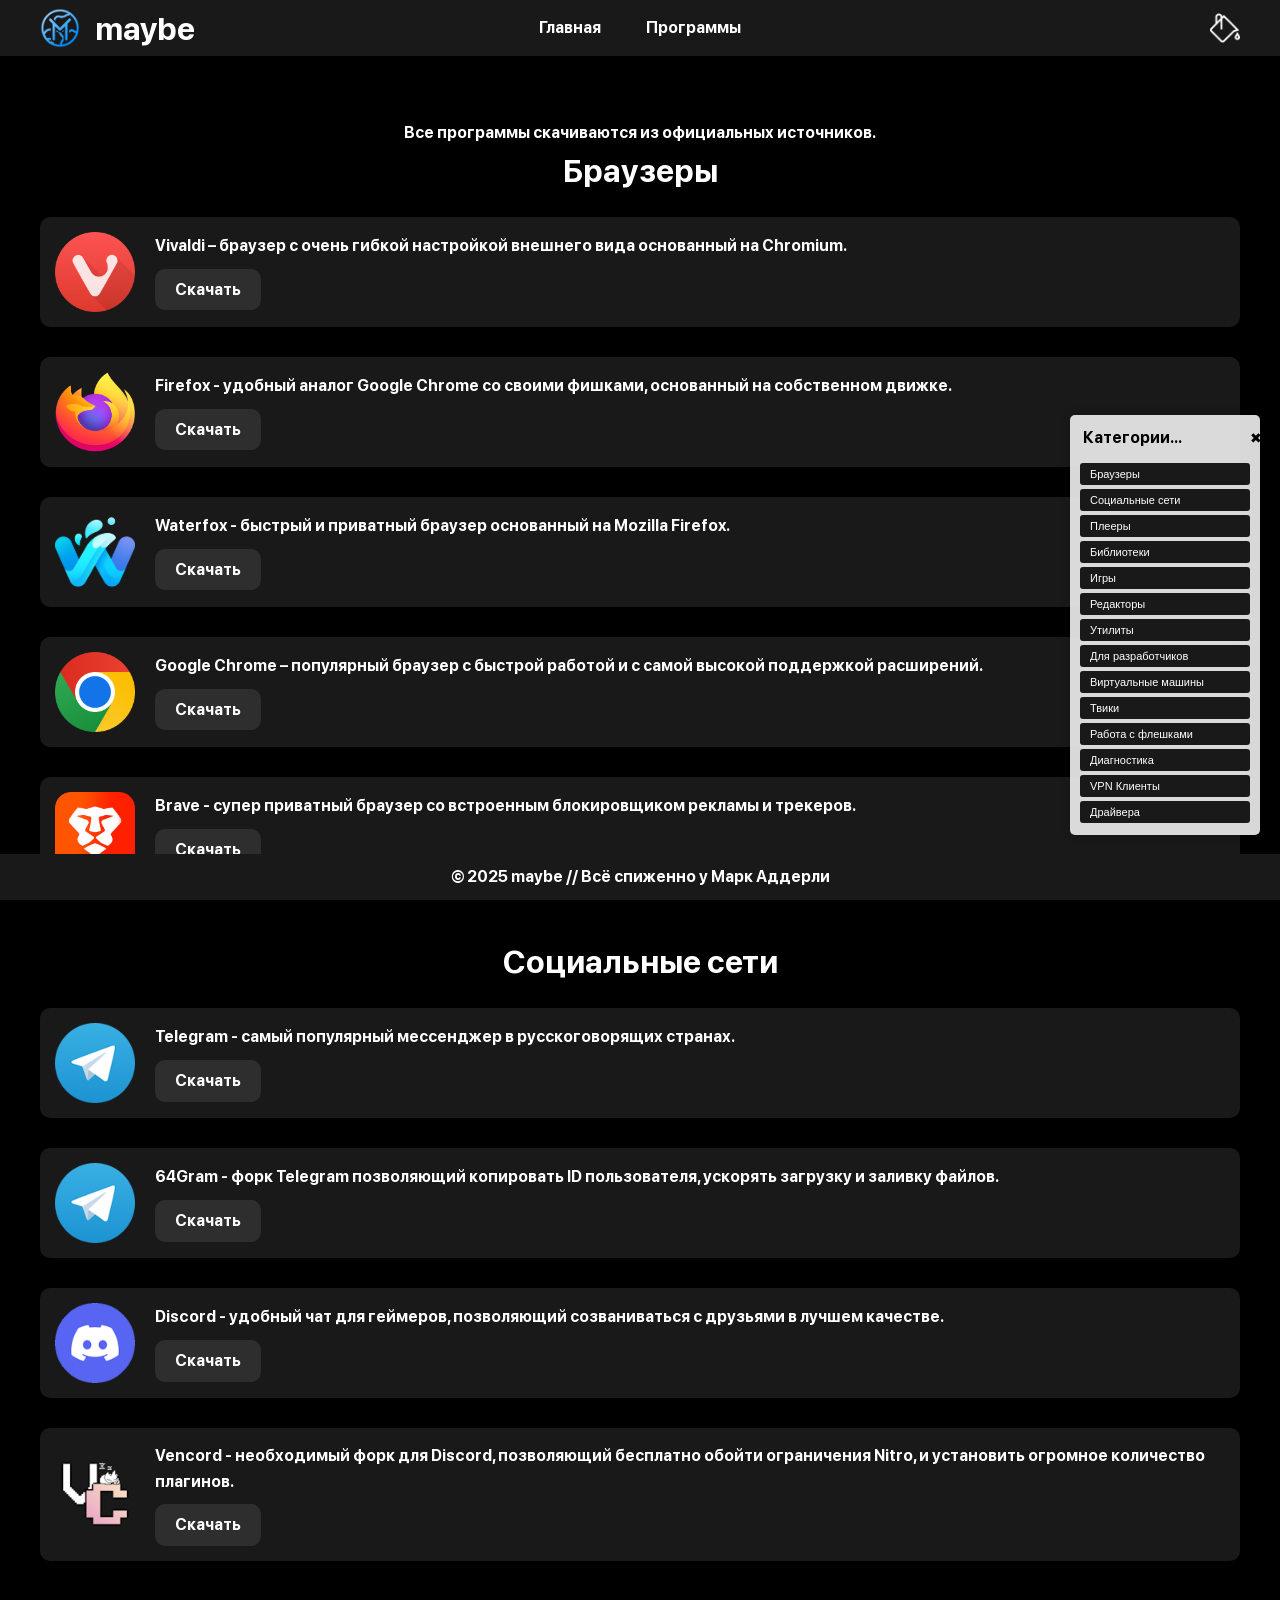
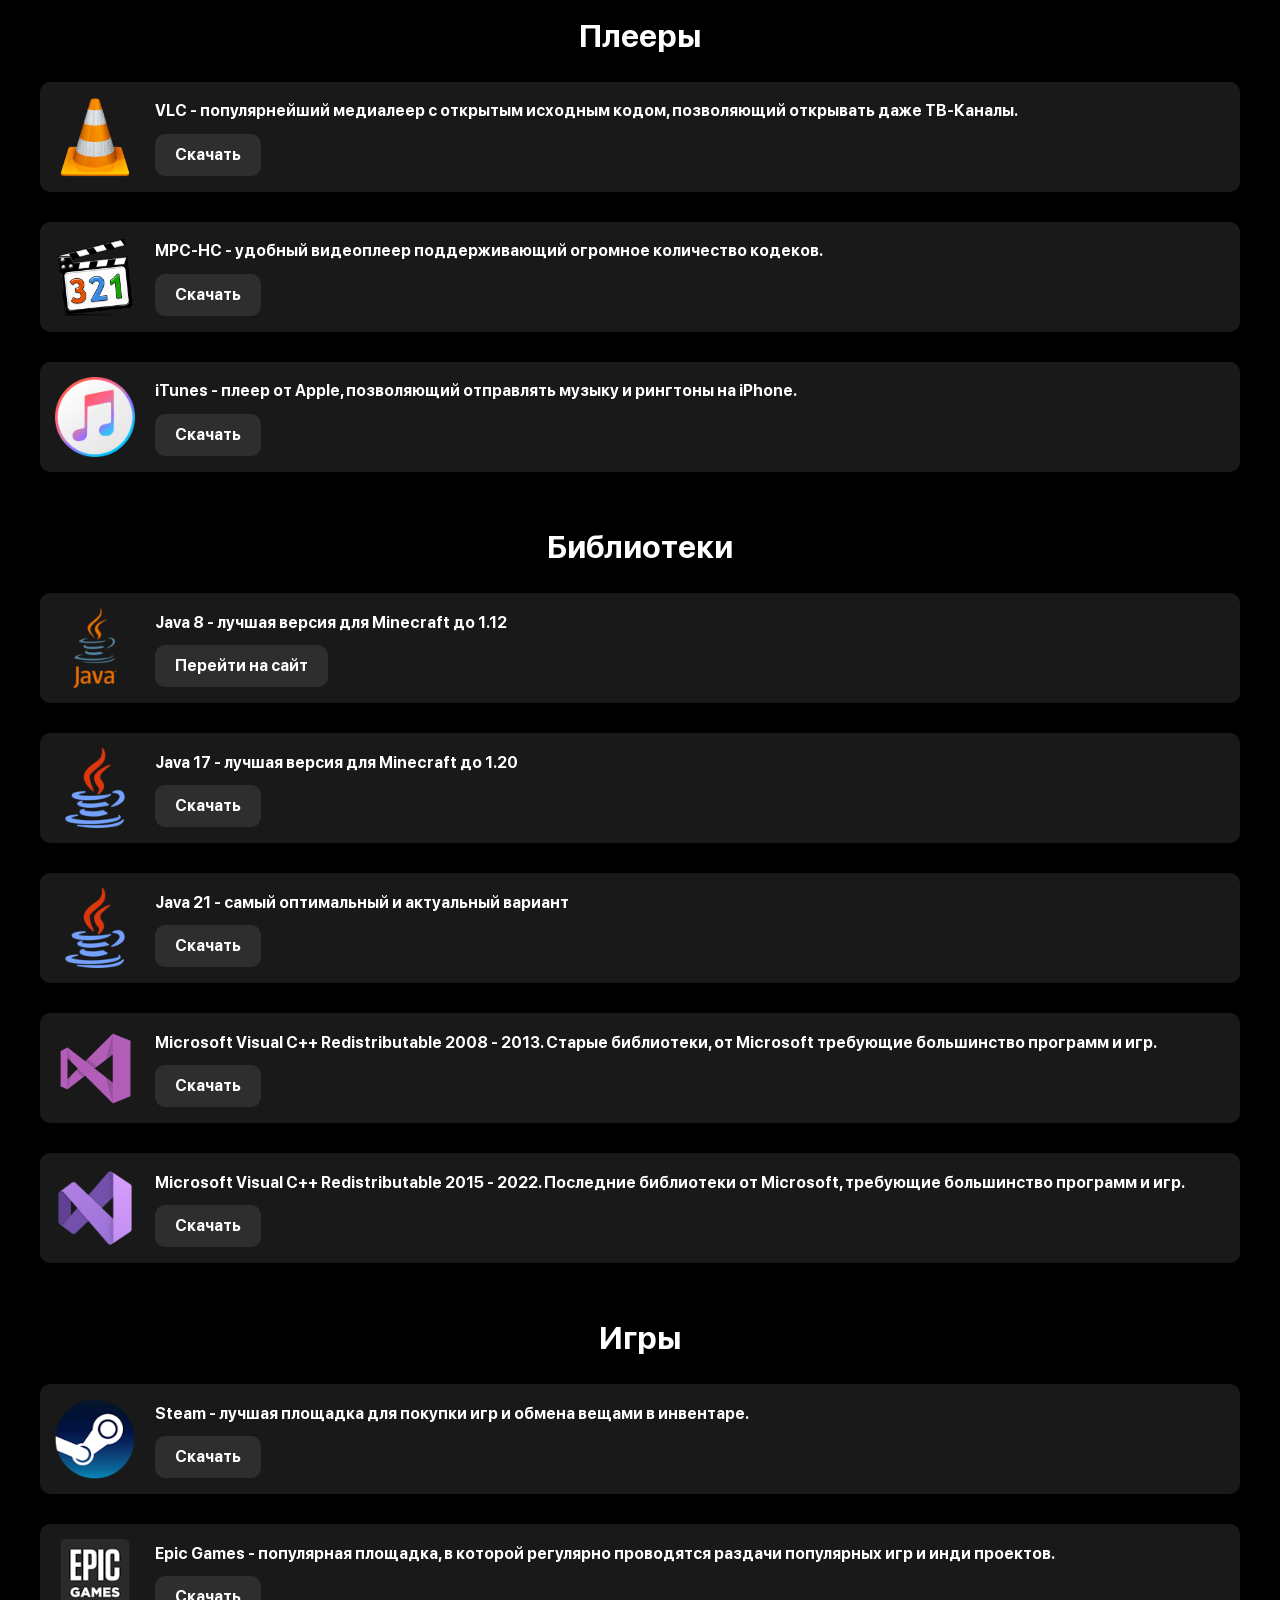
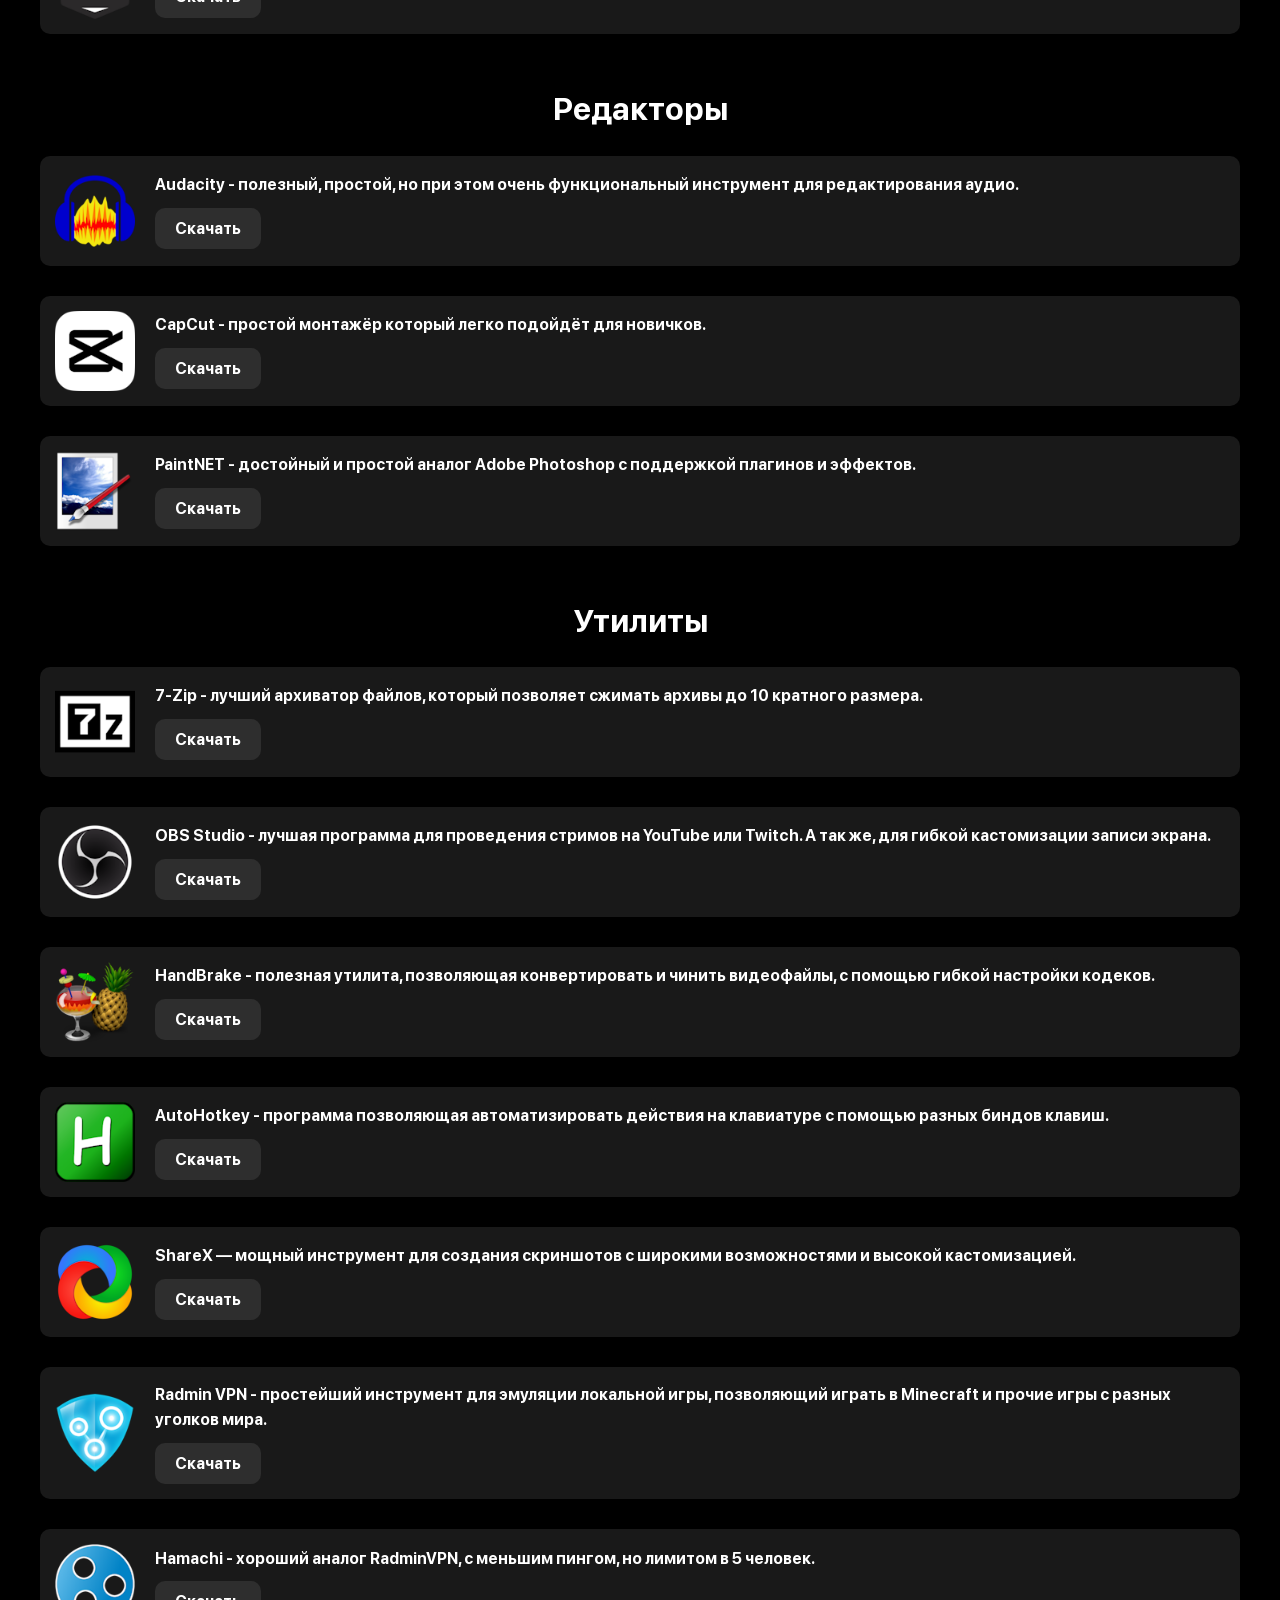
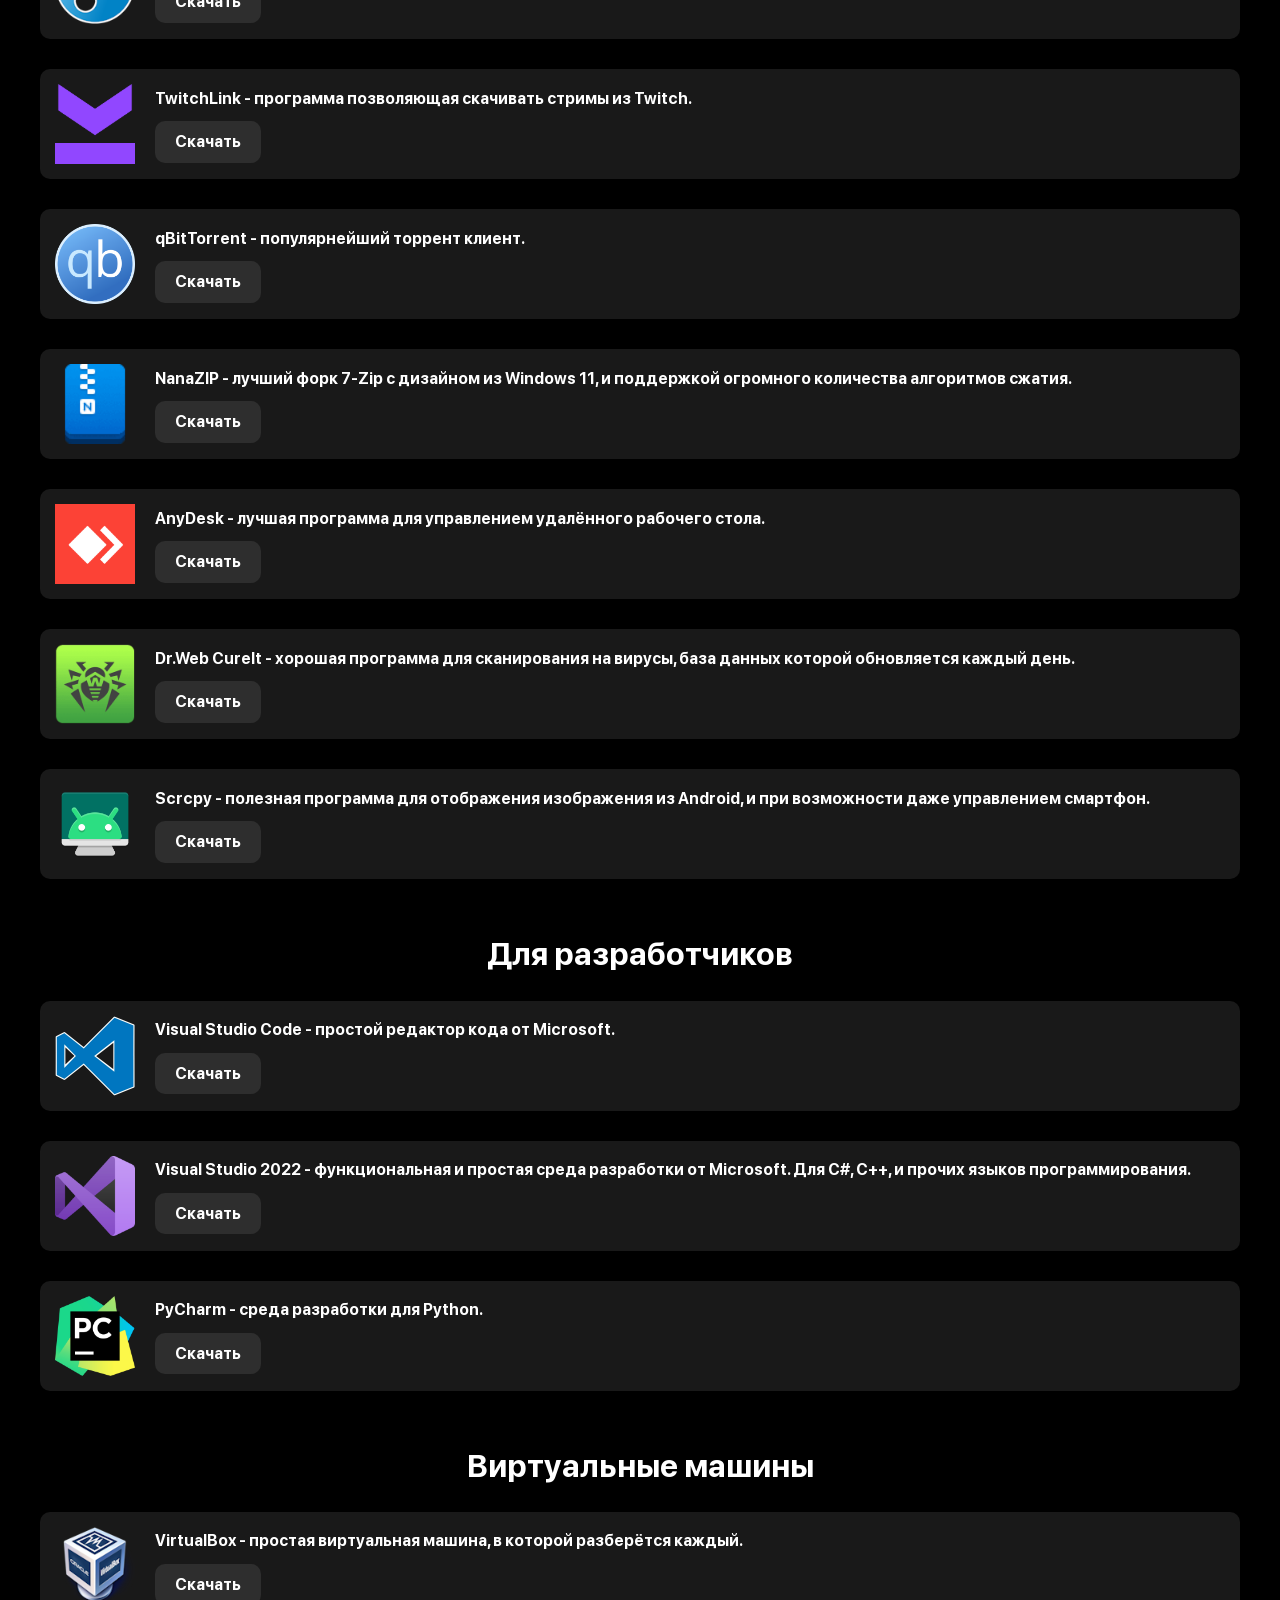
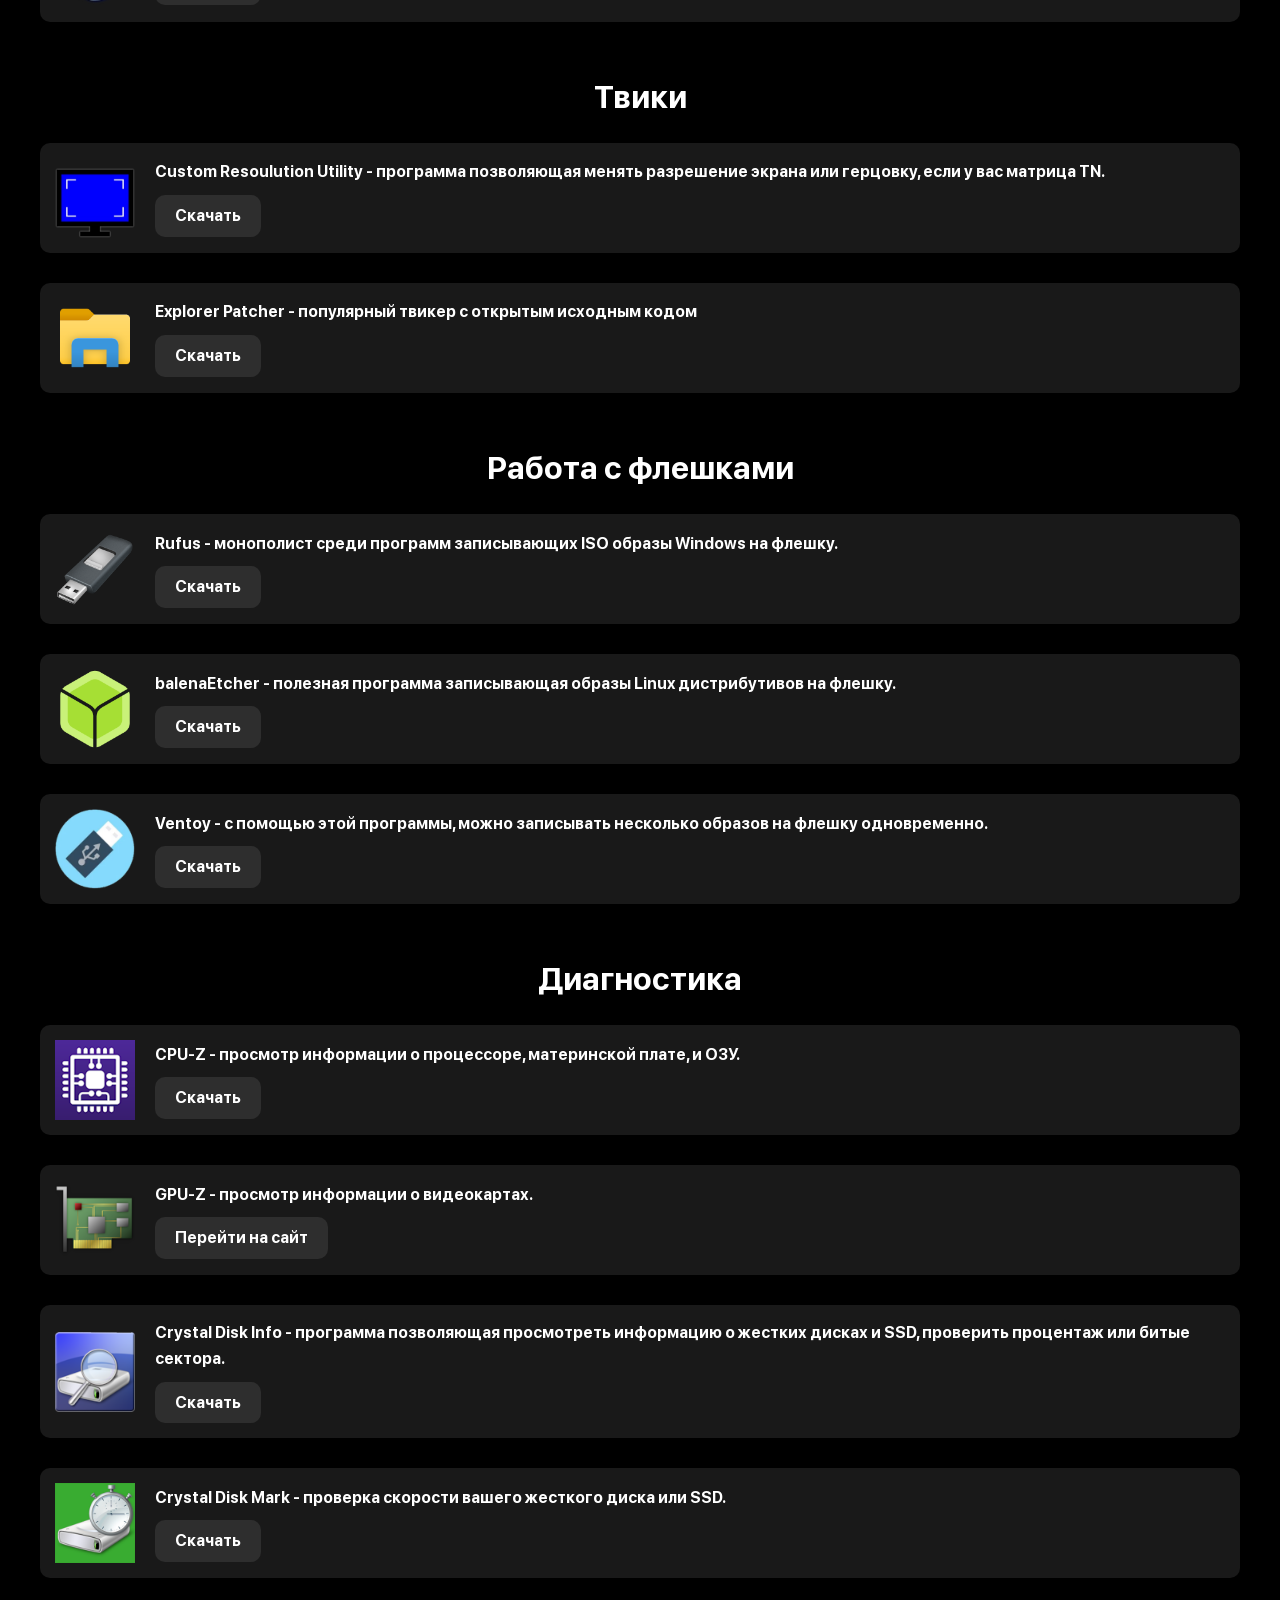
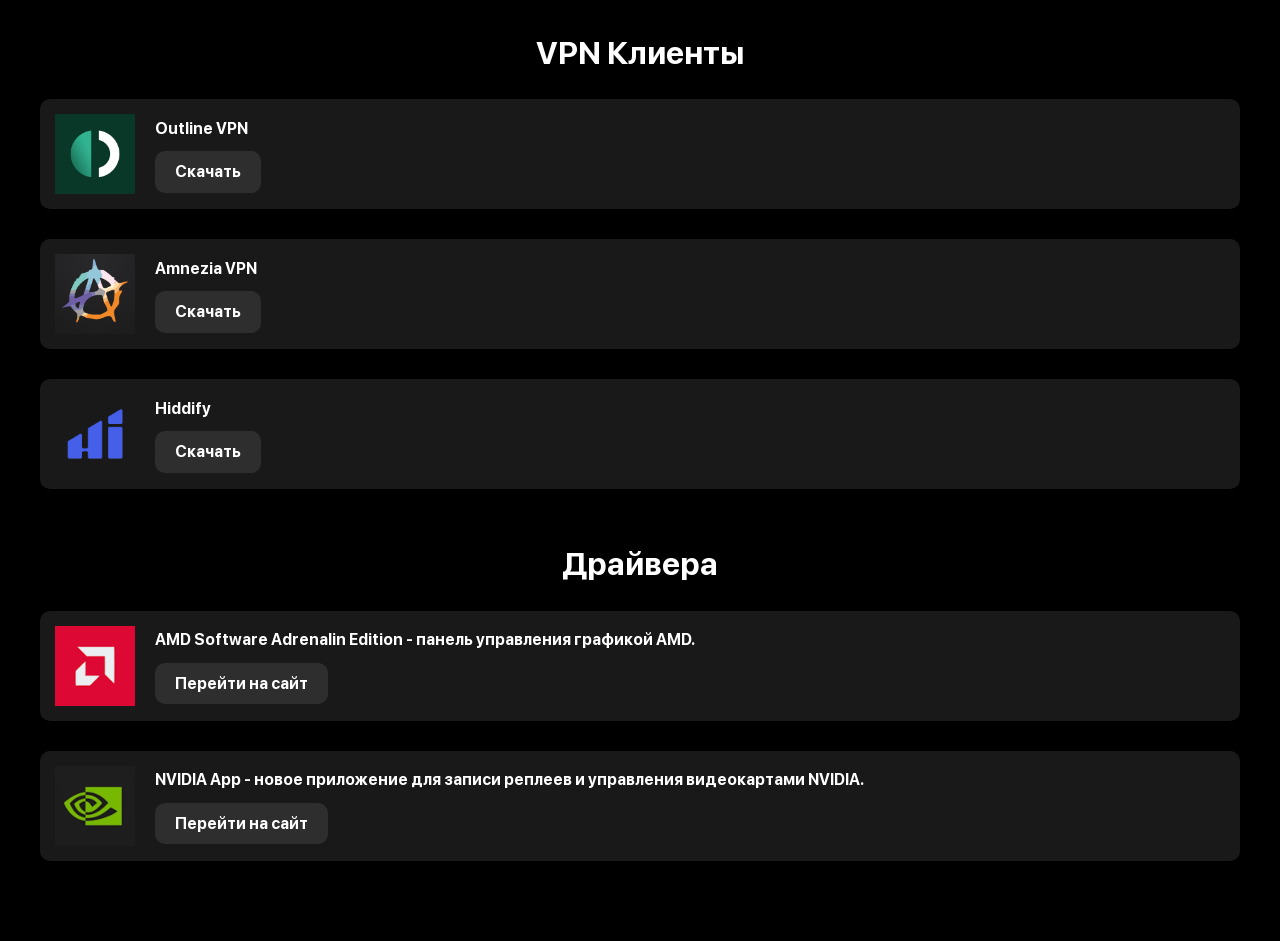
<file: progs.html>
<!DOCTYPE html>
<html lang="ru">
<head>
    <meta charset="UTF-8">
    <meta name="viewport" content="width=device-width, initial-scale=1.0">
    <title>Скачать программы</title>
    <link rel="stylesheet" href="progs.css">
<script>
    let headerHidden = false;
    let logoHidden = false;
</script>
<link rel="icon" href="images/favicon.png" type="image/x-icon">
    <link rel="icon" href="images/favicon.png">

    <script>
        document.addEventListener('DOMContentLoaded', () => {
            const paletteButton = document.getElementById('palette-button');
            const colorPicker = document.getElementById('color-picker');
            const header = document.querySelector('header');
            const footer = document.querySelector('footer');
            const buttons = document.querySelectorAll('.nav-button');
            const mobileHeader = document.querySelector('.mobile-header');
            const floatingButtons = document.querySelectorAll('.floating-button');
        
            colorPicker.classList.add('hidden');
        
            paletteButton.addEventListener('click', () => {
                colorPicker.classList.toggle('hidden');
            });
        
            const colorOptions = document.querySelectorAll('.color-option');
            colorOptions.forEach(option => {
                option.addEventListener('click', () => {
                    const chosenColor = option.getAttribute('data-color');
                    document.body.style.backgroundColor = chosenColor;
        
                    let headerFooterColor;
                    let buttonColor;
                    if (chosenColor === "#000000") {
                        headerFooterColor = "#191919";
                        buttonColor = "#2e2e2e";
                    } else if (chosenColor === "#44280a") {
                        headerFooterColor = "#944f00";
                        buttonColor = "#7a3c02";
                    } else if (chosenColor === "#1c440a") {
                        headerFooterColor = "#246301";
                        buttonColor = "#388e3c";
                    } else if (chosenColor === "#0a1f44") {
                        headerFooterColor = "#002b5e";
                        buttonColor = "#005e92";
                    } else if (chosenColor === "#0a4441") {
                        headerFooterColor = "#009688";
                        buttonColor = "#00796b";
                    } else if (chosenColor === "#300a44") {
                        headerFooterColor = "#491066";
                        buttonColor = "#60038c";
                    } else if (chosenColor === "#440a34") {
                        headerFooterColor = "#630549";
                        buttonColor = "#8a0665";
                    } else if (chosenColor === "#440a0a") {
                        headerFooterColor = "#700000";
                        buttonColor = "#9c0202";
                    }
                    document.documentElement.style.setProperty('--header-color', headerFooterColor);
                    document.documentElement.style.setProperty('--button-color', buttonColor);
                    header.style.backgroundColor = headerFooterColor;
                    footer.style.backgroundColor = headerFooterColor;
                    mobileHeader.style.backgroundColor = headerFooterColor;
                    floatingButtons.forEach(button => {
    button.style.backgroundColor = buttonColor;
    button.style.color = "#ffffff";
});
                    buttons.forEach(button => {
                        button.style.backgroundColor = buttonColor;
                        button.style.color = "#ffffff";
                    });
                    colorPicker.classList.add('hidden');
                    localStorage.setItem('themeColor', chosenColor);
                });
            });
        
            const savedColor = localStorage.getItem('themeColor');
            if (savedColor) {
                document.body.style.backgroundColor = savedColor;
                let headerFooterColor;
                let buttonColor;
                document.body.style.backgroundColor = savedColor;
        
                if (savedColor === "#000000") {
                    headerFooterColor = "#191919";
                    buttonColor = "#2e2e2e";
                } else if (savedColor === "#44280a") {
                    headerFooterColor = "#944f00";
                    buttonColor = "#7a3c02";
                } else if (savedColor === "#1c440a") {
                    headerFooterColor = "#246301";
                    buttonColor = "#388e3c";
                } else if (savedColor === "#0a1f44") {
                    headerFooterColor = "#002b5e";
                    buttonColor = "#005e92";
                } else if (savedColor === "#0a4441") {
                    headerFooterColor = "#009688";
                    buttonColor = "#00796b";
                } else if (savedColor === "#300a44") {
                    headerFooterColor = "#491066";
                    buttonColor = "#60038c";
                } else if (savedColor === "#440a34") {
                    headerFooterColor = "#630549";
                    buttonColor = "#8a0665";
                } else if (savedColor === "#440a0a") {
                    headerFooterColor = "#700000";
                    buttonColor = "#9c0202";
                }
        
                header.style.backgroundColor = headerFooterColor;
                footer.style.backgroundColor = headerFooterColor;
                mobileHeader.style.backgroundColor = headerFooterColor; 
                floatingButtons.forEach(button => {
    button.style.backgroundColor = buttonColor;
    button.style.color = "#ffffff";
});
                buttons.forEach(button => {
                    button.style.backgroundColor = buttonColor;
                    button.style.color = "#ffffff";
                });
                document.documentElement.style.setProperty('--header-color', headerFooterColor);
                document.documentElement.style.setProperty('--button-color', buttonColor);
            }
        });
        
            </script>

</head>
<body>

    <div class="floating-panel">
        <div class="panel-header">
            <span>Категории...</span>
            <button class="close-button" onclick="togglePanel()">✖</button>
        </div>
        <button class="floating-button" onclick="scrollToSection('top')">Браузеры</button>
        <button class="floating-button" onclick="scrollToSection('medias')">Социальные сети</button>
        <button class="floating-button" onclick="scrollToSection('players')">Плееры</button>
        <button class="floating-button" onclick="scrollToSection('runtimes')">Библиотеки</button>
        <button class="floating-button" onclick="scrollToSection('games')">Игры</button>
        <button class="floating-button" onclick="scrollToSection('edit')">Редакторы</button>
        <button class="floating-button" onclick="scrollToSection('tools')">Утилиты</button>
        <button class="floating-button" onclick="scrollToSection('dev')">Для разработчиков</button>
        <button class="floating-button" onclick="scrollToSection('vms')">Виртуальные машины</button>
        <button class="floating-button" onclick="scrollToSection('tweaks')">Твики</button>
        <button class="floating-button" onclick="scrollToSection('flash')">Работа с флешками</button>
        <button class="floating-button" onclick="scrollToSection('diag')">Диагностика</button>
        <button class="floating-button" onclick="scrollToSection('vpn')">VPN Клиенты</button>
        <button class="floating-button" onclick="scrollToSection('drv')">Драйвера</button>
    </div>
    
    <script>
        function scrollToSection(sectionId) {
            if (sectionId === 'top') {
                window.scrollTo({
                    top: 0,
                    behavior: 'smooth'
                });
            } else {
                const section = document.getElementById(sectionId);
                if (section) {
                    const offsetPosition = section.getBoundingClientRect().top + window.pageYOffset - 125;
                    window.scrollTo({
                        top: offsetPosition,
                        behavior: 'smooth'
                    });
                }
            }
        }

        function togglePanel() {
    const panel = document.querySelector('.floating-panel');
    panel.style.display = panel.style.display === 'none' ? 'flex' : 'none';
}

document.addEventListener('DOMContentLoaded', () => {
    const panel = document.querySelector('.floating-panel');
    panel.style.display = 'flex';
});
    </script>

<header>
    <div class="logo">
        <a href="index">
            <img src="images/favicon.png" alt="M" class="site-icon">
            maybe
        </a>
    </div>
    <nav>
        <ul>
            <li><a href="index">Главная</a></li>
            <li><a href="progs">Программы</a></li>
        </ul>
    </nav>

    <div class="palette-container">
        <button id="palette-button" class="palette-button">
            <img src="icons/color.png" alt="Palette Icon" class="palette-icon">
        </button>
        <div id="color-picker" class="color-picker hidden">
            <h4>Выбрать тему:</h4>
            <div class="color-options">
                <div class="color-option" style="background-color: #000000;" data-color="#000000"></div>
                <div class="color-option" style="background-color: #44280a;" data-color="#44280a"></div>
                <div class="color-option" style="background-color: #1c440a;" data-color="#1c440a"></div>
                <div class="color-option" style="background-color: #0a1f44;" data-color="#0a1f44"></div>
                <div class="color-option" style="background-color: #0a4441;" data-color="#0a4441"></div>
                <div class="color-option" style="background-color: #300a44;" data-color="#300a44"></div>
                <div class="color-option" style="background-color: #440a34;" data-color="#440a34"></div>
                <div class="color-option" style="background-color: #440a0a;" data-color="#440a0a"></div>
            </div>
        </div>
    </div>
</header>

<header class="mobile-header">
    <nav>
        <ul class="mobile-menu">
            <li><a href="index">Главная</a></li>
            <li><a href="progs">Программы</a></li>
        </ul>
    </nav>
</header>

    <main>
        <div class="container">
<h4 style="text-align: center;">Все программы скачиваются из официальных источников.<br></h4>

            <section id="top" class="program-section">
<h2>Браузеры</h2>
                <div class="program">
                    <img src="icons/apps/1.png" alt="Vivaldi" class="program-icon">
                    <div class="program-description">
                        <p>Vivaldi – браузер с очень гибкой настройкой внешнего вида основанный на Chromium.</p>
                        <a href="https://downloads.vivaldi.com/stable/Vivaldi.6.9.3447.41.x64.exe" class="download-button">Скачать</a>
                    </div>
                </div>
                <div class="program">
                    <img src="icons/apps/2.png" alt="Firefox" class="program-icon">
                    <div class="program-description">
                        <p>Firefox - удобный аналог Google Chrome со своими фишками, основанный на собственном движке.</p>
                        <a href="https://download.mozilla.org/?product=firefox-stub&os=win&lang=en-US" class="download-button">Скачать</a>
                    </div>
                </div>
                <div class="program">
                    <img src="icons/apps/3.png" alt="Waterfox" class="program-icon">
                    <div class="program-description">
                        <p>Waterfox - быстрый и приватный браузер основанный на Mozilla Firefox.</p>
                        <a href="https://cdn1.waterfox.net/waterfox/releases/G6.0.19/WINNT_x86_64/Waterfox%20Setup%20G6.0.19.exe" class="download-button">Скачать</a>
                    </div>
                </div>
                <div class="program">
                    <img src="icons/apps/4.png" alt="Google Chrome" class="program-icon">
                    <div class="program-description">
                        <p>Google Chrome – популярный браузер с быстрой работой и с самой высокой поддержкой расширений.</p>
                        <a href="https://www.google.com/chrome/next-steps.html?statcb=0&installdataindex=empty&defaultbrowser=0#" class="download-button">Скачать</a>
                    </div>
                </div>
                <div class="program">
                    <img src="icons/apps/38.png" alt="Brave" class="program-icon">
                    <div class="program-description">
                        <p>Brave - супер приватный браузер со встроенным блокировщиком рекламы и трекеров.</p>
                        <a href="https://laptop-updates.brave.com/download/BRV010?bitness=64" class="download-button">Скачать</a>
                    </div>
                </div>
            </section>

            <section id="medias" class="program-section">
                <h2>Социальные сети</h2>
                <div class="program">
                    <img src="icons/apps/5.png" alt="Telegram" class="program-icon">
                    <div class="program-description">
                        <p>Telegram - самый популярный мессенджер в русскоговорящих странах.</p>
                        <a href="https://telegram.org/dl/desktop/win64" class="download-button">Скачать</a>
                    </div>
                </div>
                <div class="program">
                    <img src="icons/apps/6.png" alt="64Gram" class="program-icon">
                    <div class="program-description">
                        <p>64Gram - форк Telegram позволяющий копировать ID пользователя, ускорять загрузку и заливку файлов.</p>
                        <a href="https://github.com/TDesktop-x64/tdesktop/releases/download/v1.1.35/64Gram-setup-x64.1.1.35.exe" class="download-button">Скачать</a>
                    </div>
                </div>
                <div class="program">
                    <img src="icons/apps/7.png" alt="Discord" class="program-icon">
                    <div class="program-description">
                        <p>Discord - удобный чат для геймеров, позволяющий созваниваться с друзьями в лучшем качестве.</p>
                        <a href="https://discord.com/api/downloads/distributions/app/installers/latest?channel=stable&platform=win&arch=x64" class="download-button">Скачать</a>
                    </div>
                </div>
                <div class="program">
                    <img src="icons/apps/8.png" alt="Vencord" class="program-icon">
                    <div class="program-description">
                        <p>Vencord - необходимый форк для Discord, позволяющий бесплатно обойти ограничения Nitro, и установить огромное количество плагинов.</p>
                        <a href="https://github.com/Vencord/Installer/releases/latest/download/VencordInstaller.exe" class="download-button">Скачать</a>
                    </div>
                </div>
            </section>

            <section id="players" class="program-section">
                <h2>Плееры</h2>
                <div class="program">
                    <img src="icons/apps/9.png" alt="VLC" class="program-icon">
                    <div class="program-description">
                        <p>VLC - популярнейший медиалеер с открытым исходным кодом, позволяющий открывать даже ТВ-Каналы.</p>
                        <a href="https://get.videolan.org/vlc/3.0.21/win64/vlc-3.0.21-win64.exe" class="download-button" button">Скачать</a>
                    </div>
                </div>
                <div class="program">
                    <img src="icons/apps/10.png" alt="MPC-HC" class="program-icon">
                    <div class="program-description">
                        <p>MPC-HC - удобный видеоплеер поддерживающий огромное количество кодеков.</p>
                        <a href="https://github.com/clsid2/mpc-hc/releases/" class="download-button">Скачать</a>
                    </div>
                </div>
                <div class="program">
                    <img src="icons/apps/48.png" alt="iTunes" class="program-icon">
                    <div class="program-description">
                        <p>iTunes - плеер от Apple, позволяющий отправлять музыку и рингтоны на iPhone.</p>
                        <a href="https://www.apple.com/itunes/download/win64" class="download-button">Скачать</a>
                    </div>
                </div>
            </section>

            <section id="runtimes" class="program-section">
                <h2>Библиотеки</h2>
                <div class="program">
                    <img src="icons/apps/12.png" alt="Java 8" class="program-icon">
                    <div class="program-description">
                        <p>Java 8 - лучшая версия для Minecraft до 1.12</p>
                        <a href="https://www.oracle.com/java/technologies/javase/javase8-archive-downloads.html#license-lightbox" class="download-button" target="_blank">Перейти на сайт</a>
                    </div>
                </div>
                <div class="program">
                    <img src="icons/apps/13.png" alt="Java 17" class="program-icon">
                    <div class="program-description">
                        <p>Java 17 - лучшая версия для Minecraft до 1.20</p>
                        <a href="https://download.oracle.com/java/17/archive/jdk-17.0.11_windows-x64_bin.msi" class="download-button">Скачать</a>
                    </div>
                </div>
                <div class="program">
                    <img src="icons/apps/13.png" alt="Java 21" class="program-icon">
                    <div class="program-description">
                        <p>Java 21 - самый оптимальный и актуальный вариант</p>
                        <a href="https://download.oracle.com/java/21/archive/jdk-21.0.3_windows-x64_bin.msi" class="download-button">Скачать</a>
                    </div>
                </div>
                <div class="program">
                    <img src="icons/apps/14.png" alt="VS0813" class="program-icon">
                    <div class="program-description">
                        <p>Microsoft Visual C++ Redistributable 2008 - 2013. Старые библиотеки, от Microsoft требующие большинство программ и игр.</p>
                        <a href="https://pixeldrain.com/u/bRZufzD5" class="download-button" target="_blank">Скачать</a>
                    </div>
                </div>
                <div class="program">
                    <img src="icons/apps/15.png" alt="VS1522" class="program-icon">
                    <div class="program-description">
                        <p>Microsoft Visual C++ Redistributable 2015 - 2022. Последние библиотеки от Microsoft, требующие большинство программ и игр.</p>
                        <a href="https://pixeldrain.com/u/yHqanAcw" class="download-button" target="_blank">Скачать</a>
                    </div>
                </div>
            </section>

            <section id="games" class="program-section">
                <h2>Игры</h2>
                <div class="program">
                    <img src="icons/apps/17.png" alt="Steam" class="program-icon">
                    <div class="program-description">
                        <p>Steam - лучшая площадка для покупки игр и обмена вещами в инвентаре.</p>
                        <a href="https://cdn.akamai.steamstatic.com/client/installer/SteamSetup.exe" class="download-button">Скачать</a>
                    </div>
                </div>
                <div class="program">
                    <img src="icons/apps/16.png" alt="Epic games" class="program-icon">
                    <div class="program-description">
                        <p>Epic Games - популярная площадка, в которой регулярно проводятся раздачи популярных игр и инди проектов.</p>
                        <a href="https://launcher-public-service-prod06.ol.epicgames.com/launcher/api/installer/download/EpicGamesLauncherInstaller.msi" class="download-button">Скачать</a>
                    </div>
                </div>
            </section>

            <section id="edit" class="program-section">
                <h2>Редакторы</h2>
                <div class="program">
                    <img src="icons/apps/18.png" alt="Audacity" class="program-icon">
                    <div class="program-description">
                        <p>Audacity - полезный, простой, но при этом очень функциональный инструмент для редактирования аудио.</p>
                        <a href="https://github.com/audacity/audacity/releases/download/Audacity-3.6.2/audacity-win-3.6.2-64bit.exe" class="download-button">Скачать</a>
                    </div>
                </div>
                <div class="program">
                    <img src="icons/apps/19.png" alt="CapCut" class="program-icon">
                    <div class="program-description">
                        <p>CapCut - простой монтажёр который легко подойдёт для новичков.</p>
                        <a href="https://www.capcut.com/download-guidance?download_url=https%3A%2F%2Flf16-capcut.faceulv.com%2Fobj%2Fcapcutpc-packages-us%2Finstaller%2Fcapcut_capcutpc_0_1.2.6_installer.exe" class="download-button" target="_blank">Скачать</a>
                    </div>
                </div>
                <div class="program">
                    <img src="icons/apps/20.png" alt="PDN" class="program-icon">
                    <div class="program-description">
                        <p>PaintNET - достойный и простой аналог Adobe Photoshop с поддержкой плагинов и эффектов.</p>
                        <a href="https://github.com/paintdotnet/release/releases/download/v5.0.13/paint.net.5.0.13.install.anycpu.web.zip" class="download-button">Скачать</a>
                    </div>
                </div>
            </section>

            <section id="tools" class="program-section">
                <h2>Утилиты</h2>
                <div class="program">
                    <img src="icons/apps/21.png" alt="7-Zip" class="program-icon">
                    <div class="program-description">
                        <p>7-Zip - лучший архиватор файлов, который позволяет сжимать архивы до 10 кратного размера.</p>
                        <a href="https://7-zip.org/a/7z2408-x64.exe" class="download-button">Скачать</a>
                    </div>
                </div>
                <div class="program">
                    <img src="icons/apps/22.png" alt="OBS" class="program-icon">
                    <div class="program-description">
                        <p>OBS Studio - лучшая программа для проведения стримов на YouTube или Twitch. А так же, для гибкой кастомизации записи экрана.</p>
                        <a href="https://cdn-fastly.obsproject.com/downloads/OBS-Studio-30.2.3-Windows-Installer.exe" class="download-button">Скачать</a>
                    </div>
                </div>
                <div class="program">
                    <img src="icons/apps/23.png" alt="Handbrake" class="program-icon">
                    <div class="program-description">
                        <p>HandBrake - полезная утилита, позволяющая конвертировать и чинить видеофайлы, с помощью гибкой настройки кодеков.</p>
                        <a href="https://handbrake.fr/rotation.php?file=HandBrake-1.8.2-x86_64-Win_GUI.exe" class="download-button" target="_blank">Скачать</a>
                    </div>
                </div>
                <div class="program">
                    <img src="icons/apps/24.png" alt="AHK" class="program-icon">
                    <div class="program-description">
                        <p>AutoHotkey - программа позволяющая автоматизировать действия на клавиатуре с помощью разных биндов клавиш.</p>
                        <a href="https://autohotkey.com/download/1.1/AutoHotkey_1.1.37.02_setup.exe" class="download-button">Скачать</a>
                    </div>
                </div>
                <div class="program">
                    <img src="icons/apps/28.png" alt="ShareX" class="program-icon">
                    <div class="program-description">
                        <p>ShareX — мощный инструмент для создания скриншотов с широкими возможностями и высокой кастомизацией.</p>
                        <a href="https://github.com/ShareX/ShareX/releases/download/v16.1.0/ShareX-16.1.0-setup.exe" class="download-button">Скачать</a>
                    </div>
                </div>
                <div class="program">
                    <img src="icons/apps/29.png" alt="VPN" class="program-icon">
                    <div class="program-description">
                        <p>Radmin VPN - простейший инструмент для эмуляции локальной игры, позволяющий играть в Minecraft и прочие игры с разных уголков мира.</p>
                        <a href="https://download.radmin-vpn.com/download/files/Radmin_VPN_1.4.4642.1.exe" class="download-button">Скачать</a>
                    </div>
                </div>
                <div class="program">
                    <img src="icons/apps/30.png" alt="Hamachi" class="program-icon">
                    <div class="program-description">
                        <p>Hamachi - хороший аналог RadminVPN, с меньшим пингом, но лимитом в 5 человек.</p>
                        <a href="https://secure.logmein.com/hamachi.msi" class="download-button">Скачать</a>
                    </div>
                </div>
                <div class="program">
                    <img src="icons/apps/36.png" alt="kotov" class="program-icon">
                    <div class="program-description">
                        <p>TwitchLink - программа позволяющая скачивать стримы из Twitch.</p>
                        <a href="https://github.com/devhotteok/TwitchLink/releases/download/3.2.0/TwitchLinkSetup-3.2.0.exe" class="download-button">Скачать</a>
                    </div>
                </div>
                <div class="program">
                    <img src="icons/apps/37.png" alt="qbit" class="program-icon">
                    <div class="program-description">
                        <p>qBitTorrent - популярнейший торрент клиент.</p>
                        <a href="https://www.fosshub.com/qBittorrent.html?dwl=qbittorrent_4.6.6_x64_setup.exe" class="download-button" target="_blank">Скачать</a>
                    </div>
                </div>

                <div class="program">
                    <img src="icons/apps/57.png" alt="nanazip" class="program-icon">
                    <div class="program-description">
                        <p>NanaZIP - лучший форк 7-Zip с дизайном из Windows 11, и поддержкой огромного количества алгоритмов сжатия.</p>
                        <a href="https://github.com/M2Team/NanaZip/releases/download/3.1.1080.0/NanaZip_3.1.1080.0.msixbundle" class="download-button">Скачать</a>
                    </div>
                </div>
                <div class="program">
                    <img src="icons/apps/59.png" alt="AnyDesk" class="program-icon">
                    <div class="program-description">
                        <p>AnyDesk - лучшая программа для управлением удалённого рабочего стола.</p>
                        <a href="https://anydesk.com/en/downloads/thank-you?dv=win_exe" class="download-button" target="_blank">Скачать</a>
                    </div>
                </div>
                <div class="program">
                    <img src="icons/apps/61.png" alt="drweb" class="program-icon">
                    <div class="program-description">
                        <p>Dr.Web CureIt - хорошая программа для сканирования на вирусы, база данных которой обновляется каждый день.</p>
                        <a href="https://free.drweb.ru/download+cureit/gr" class="download-button">Скачать</a>
                    </div>
                </div>
                <div class="program">
                    <img src="icons/apps/63.png" alt="Scrppy" class="program-icon">
                    <div class="program-description">
                        <p>Scrcpy - полезная программа для отображения изображения из Android, и при возможности даже управлением смартфон.</p>
                        <a href="https://github.com/Genymobile/scrcpy/releases/download/v2.6.1/scrcpy-win64-v2.6.1.zip" class="download-button" target="_blank">Скачать</a>
                    </div>
                </div>
            </section>

            <section id="dev" class="program-section">
                <h2>Для разработчиков</h2>
                <div class="program">
                    <img src="icons/apps/51.png" alt="VSCODE" class="program-icon">
                    <div class="program-description">
                        <p>Visual Studio Code - простой редактор кода от Microsoft.</p>
                        <a href="https://code.visualstudio.com/docs/?dv=win64user" class="download-button" target="_blank">Скачать</a>
                    </div>
                </div>
                <div class="program">
                    <img src="icons/apps/52.png" alt="VSTUDIO" class="program-icon">
                    <div class="program-description">
                        <p>Visual Studio 2022 - функциональная и простая среда разработки от Microsoft. Для C#, C++, и прочих языков программирования.</p>
                        <a href="https://visualstudio.microsoft.com/thank-you-downloading-visual-studio/?sku=Community&channel=Release&version=VS2022&source=VSLandingPage&passive=false&cid=2030" class="download-button" target="_blank">Скачать</a>
                    </div>
                </div>
                <div class="program">
                    <img src="icons/apps/53.png" alt="Pycharm" class="program-icon">
                    <div class="program-description">
                        <p>PyCharm - среда разработки для Python.</p>
                        <a href="https://www.jetbrains.com/pycharm/download/download-thanks.html?platform=windows" class="download-button" target="_blank">Скачать</a>
                    </div>
                </div>
            </section>

            <section id="vms" class="program-section">
                <h2>Виртуальные машины</h2>
                <div class="program">
                    <img src="icons/apps/32.png" alt="VirtualBox" class="program-icon">
                    <div class="program-description">
                        <p>VirtualBox - простая виртуальная машина, в которой разберётся каждый.</p>
                        <a href="https://download.virtualbox.org/virtualbox/7.0.20/VirtualBox-7.0.20-163906-Win.exe" class="download-button">Скачать</a>
                    </div>
                </div>
            </section>

            <section id="tweaks" class="program-section">
                <h2>Твики</h2>
                <div class="program">
                    <img src="icons/apps/46.png" alt="StartIsBack" class="program-icon">
                    <div class="program-description">
                        <p>Custom Resoulution Utility - программа позволяющая менять разрешение экрана или герцовку, если у вас матрица TN.</p>
                        <a href="https://www.monitortests.com/download/cru/cru-1.5.2.zip" class="download-button">Скачать</a>
                    </div>
                </div>
                <div class="program">
                    <img src="icons/apps/47.png" alt="ExplorerPatcher" class="program-icon">
                    <div class="program-description">
                        <p>Explorer Patcher - популярный твикер с открытым исходным кодом</p>
                        <a href="https://github.com/valinet/ExplorerPatcher/releases/download/22621.3527.65.5_6f6666b/ep_setup.exe" class="download-button">Скачать</a>
                    </div>
                </div>
            </section>

            <section id="flash" class="program-section">
                <h2>Работа с флешками</h2>
                <div class="program">
                    <img src="icons/apps/40.png" alt="Rufus" class="program-icon">
                    <div class="program-description">
                        <p>Rufus - монополист среди программ записывающих ISO образы Windows на флешку.</p>
                        <a href="https://github.com/pbatard/rufus/releases/download/v4.5/rufus-4.5p.exe" class="download-button">Скачать</a>
                    </div>
                </div>
                <div class="program">
                    <img src="icons/apps/41.png" alt="BalenaEtcher" class="program-icon">
                    <div class="program-description">
                        <p>balenaEtcher - полезная программа записывающая образы Linux дистрибутивов на флешку.</p>
                        <a href="https://github.com/balena-io/etcher/releases/download/v1.19.21/balenaEtcher-1.19.21.Setup.exe" class="download-button">Скачать</a>
                    </div>
                </div>
                <div class="program">
                    <img src="icons/apps/42.png" alt="ventoy" class="program-icon">
                    <div class="program-description">
                        <p>Ventoy - с помощью этой программы, можно записывать несколько образов на флешку одновременно.</p>
                        <a href="https://sourceforge.net/projects/ventoy/files/v1.0.99" class="download-button" target="_blank">Скачать</a>
                    </div>
                </div>
            </section>

            <section id="diag" class="program-section">
                <h2>Диагностика</h2>
                <div class="program">
                    <img src="icons/apps/25.png" alt="CPUZ" class="program-icon">
                    <div class="program-description">
                        <p>CPU-Z - просмотр информации о процессоре, материнской плате, и ОЗУ.</p>
                        <a href="https://download.cpuid.com/cpu-z/cpu-z_2.10-en.exe" class="download-button">Скачать</a>
                    </div>
                </div>
                <div class="program">
                    <img src="icons/apps/26.png" alt="GPUZ" class="program-icon">
                    <div class="program-description">
                        <p>GPU-Z - просмотр информации о видеокартах.</p>
                        <a href="https://www.techpowerup.com/download/techpowerup-gpu-z/" class="download-button" target="_blank">Перейти на сайт</a>
                    </div>
                </div>
                <div class="program">
                    <img src="icons/apps/27.png" alt="CrystalDisk" class="program-icon">
                    <div class="program-description">
                        <p>Crystal Disk Info - программа позволяющая просмотреть информацию о жестких дисках и SSD, проверить процентаж или битые сектора.</p>
                        <a href="https://sourceforge.net/projects/crystaldiskinfo/files/9.4.4/CrystalDiskInfo9_4_4.exe/download" class="download-button" target="_blank">Скачать</a>
                    </div>
                </div>
                <div class="program">
                    <img src="icons/apps/39.png" alt="CrystalDiskMark" class="program-icon">
                    <div class="program-description">
                        <p>Crystal Disk Mark - проверка скорости вашего жесткого диска или SSD.</p>
                        <a href="https://sourceforge.net/projects/crystaldiskmark/files/latest/download" class="download-button" target="_blank">Скачать</a>
                    </div>
                </div>
            </section>

            <section id="vpn" class="program-section">
                <h2>VPN Клиенты</h2>
                <div class="program">
                    <img src="icons/apps/49.png" alt="Outline" class="program-icon">
                    <div class="program-description">
                        <p>Outline VPN</p>
                        <a href="https://s3.amazonaws.com/outline-releases/client/windows/stable/Outline-Client.exe" class="download-button">Скачать</a>
                    </div>
                </div>
                <div class="program">
                    <img src="icons/apps/50.png" alt="Amnezia" class="program-icon">
                    <div class="program-description">
                        <p>Amnezia VPN</p>
                        <a href="https://github.com/amnezia-vpn/amnezia-client/releases/download/4.7.0.0/AmneziaVPN_4.7.0.0_x64.exe" class="download-button">Скачать</a>
                    </div>
                </div>
                <div class="program">
                    <img src="icons/apps/54.png" alt="hiddify" class="program-icon">
                    <div class="program-description">
                        <p>Hiddify</p>
                        <a href="https://github.com/hiddify/hiddify-app/releases/latest/download/Hiddify-Windows-Setup-x64.Msix" class="download-button">Скачать</a>
                    </div>
                </div>
            </section>

            <section id="drv" class="program-section">
                <h2>Драйвера</h2>
                <div class="program">
                    <img src="icons/apps/34.png" alt="AMD" class="program-icon">
                    <div class="program-description">
                        <p>AMD Software Adrenalin Edition - панель управления графикой AMD.</p>
                        <a href="https://www.amd.com/en/support/download/drivers.html" class="download-button" target="_blank">Перейти на сайт</a>
                    </div>
                </div>
                <div class="program">
                    <img src="icons/apps/35.png" alt="NVIDIA" class="program-icon">
                    <div class="program-description">
                        <p>NVIDIA App - новое приложение для записи реплеев и управления видеокартами NVIDIA.</p>
                        <a href="https://www.nvidia.com/en-us/software/nvidia-app/" class="download-button" target="_blank">Перейти на сайт</a>
                    </div>
                </div>
            </section>


        </div>
    </main>

    <script>
        window.addEventListener('scroll', () => {
            const header = document.querySelector('header');
            header.classList.toggle('scrolled', window.pageYOffset > 50);
        });
    </script>
    
    <footer>
        <p>&copy; 2025 maybe // Всё спиженно у Марк Аддерли</p>
    </footer>
</body>
</html>
</file>
<file: games/dan/style.css>
html, body {
	padding: 0;
	margin: 0;
	overflow: hidden;
	height: 100%;
}

body {
	background: #000000;
	color: white;
}

input[type="file"] {
	color: black;
}

html, body, canvas {
	touch-action-delay: none;
	touch-action: none;
}

canvas, .c3htmlwrap {
	position: absolute;
}

.c3htmlwrap {
	contain: strict;
}

.c3overlay {
	pointer-events: none;
}

.c3htmlwrap[interactive] > * {
	pointer-events: auto;
}

/* HACK - work around elements being selectable only in iOS WKWebView for some reason */
html[ioswebview] .c3htmlwrap,
html[ioswebview] canvas {
	-webkit-user-select: none;
	user-select: none;
}

html[ioswebview] .c3htmlwrap > * {
	-webkit-user-select: auto;
	user-select: auto;
}

#notSupportedWrap {
	margin: 2em auto 1em auto;
	width: 75%;
	max-width: 45em;
	border: 2px solid #aaa;
	border-radius: 1em;
	padding: 2em;
	background-color: #f0f0f0;
	font-family: "Segoe UI", Frutiger, "Frutiger Linotype", "Dejavu Sans", "Helvetica Neue", Arial, sans-serif;
	color: black;
}

#notSupportedTitle {
	font-size: 1.8em;
}

.notSupportedMessage {
	font-size: 1.2em;
}

.notSupportedMessage em {
	color: #888;
}

/* bbcode styles */
.bbCodeH1 {
	font-size: 2em;
	font-weight: bold;
}

.bbCodeH2 {
	font-size: 1.5em;
	font-weight: bold;
}

.bbCodeH3 {
	font-size: 1.25em;
	font-weight: bold;
}

.bbCodeH4 {
	font-size: 1.1em;
	font-weight: bold;
}

.bbCodeItem::before {
	content: " • ";
}

/* For text icons converted to HTML: size the height to the line height
   preserving the aspect ratio. Also add position: relative as that allows
   just adding a 'top' style for the iconoffsety style. */
.c3-text-icon {
	height: 1em;
	width: auto;
	position: relative;
}

/* screen reader text */
.c3-screen-reader-text {
	position: absolute;
	width: 1px;
    height: 1px;
    overflow: hidden;
    clip: rect(1px, 1px, 1px, 1px);
}
</file>
<file: builds.css>
* {
    margin: 0;
    padding: 0;
    box-sizing: border-box;
}

@font-face {
    font-family: 'sf';
    src: url('fonts/sf.ttf') format('opentype');
    font-weight: normal;
    font-style: normal;
  }

  body {
    font-family: 'sf', sans-serif;
      background-color: #000000;
      color: #ffffff;
      line-height: 1.6;
  }
  
  header {
    position: fixed;
    top: 0;
    width: 100%;
    padding: 20px;
    display: flex;
    justify-content: space-between;
    z-index: 1000;
    background: rgba(50, 50, 50, 0.5);
    backdrop-filter: blur(7px);
    transition: all 0.3s;
}

header.scrolled {
    padding: 15px 2%;
    background: rgba(50, 50, 50, 0.7);
}


.logo {
    margin-left: 40px;
    position: absolute;
    align-items: center;
    display: flex;
}

.logo a {
    color: #ffffff;
    font-size: 22px;
    font-weight: bold;
    text-decoration: none;
    margin-top: -9px;
}

.site-icon {
    width: 30px;
    margin-right: 10px;
    position: relative;
    top: 8.5px;
}

footer {
    background-color: #191919;
    color: #ffffff;
    text-align: center;
    padding: 10px 20px;
    position: fixed;
    width: 100%;
    bottom: 0;
    z-index: 1000;
    display: flex;
    flex-wrap: wrap;
    align-items: center;
    justify-content: center;
    gap: 20px;
}

.social-link {
    display: flex;
    align-items: center;
    color: #ffffff;
    text-decoration: none;
    font-weight: bold;
}

.social-link:hover {
    text-decoration: underline;
}

.social-icon {
    width: 20px;
    height: 20px;
    margin-right: 5px;
}

.telegram-link {
    display: flex;
    align-items: center;
    color: #ffffff;
    text-decoration: none;
    font-weight: bold;
}

.telegram-icon {
    width: 20px;
    height: 20px;
    margin-right: 5px;
}

.scroll-down {
    position: absolute;
    bottom: 20px;
    left: 50%;
    transform: translateX(-50%);
    cursor: pointer;
    animation: bounce 2s infinite;
}

@keyframes bounce {
    0%, 100% { transform: translateY(-10px); }
    50% { transform: translateY(10px); }
}

nav {
    flex-grow: 1;
    justify-content: center;
    flex-direction: column;
}

nav ul {
    list-style: none;
    padding: 0;
    margin: 0;
    display: flex;
    justify-content: center;
    gap: 15px;
}

header nav ul li {
    margin: 0 15px;
}

header nav ul li a {
    color: #ffffff;
    text-decoration: none;
    font-weight: bold;
}

header nav ul li a:hover {
    text-decoration: underline;
    text-decoration: none;
    transform: scale(1.2);
}

nav a:hover {
    text-decoration: underline;
}

header nav ul li {
    margin: 0 15px;

}

header nav ul li a {
    color: #ffffff;
    text-decoration: none;
    font-weight: bold;
}

header nav ul li a:hover {
    text-decoration: none;
    transform: scale(1.2);
}

nav ul {
    list-style: none;
    display: flex;
    gap: 3px;
}

nav a {
    position: relative;
    color: white;
    text-decoration: none;
    font-weight: 600;
    transition: 0.3s;
}

nav a::after {
    content: '';
    position: absolute;
    left: 0;
    bottom: -5px;
    width: 100%;
    height: 2px;
    background: #ff6b6b;
    transform: scaleX(0);
    transition: transform 0.3s;
}

nav a:hover::after {
    transform: scaleX(1);
}

nav a:hover {
    color: #ff6b6b;
}

main {
    padding: 20px;
    text-align: center;
    margin-bottom: 50px;
}

.builds-header {
    text-align: center;
    font-size: 34px;
    color: #ffffff;
    margin-top: 90px;
    margin-bottom: -25px;
}

.builds-header1 {
    text-align: center;
    font-size: 22px;
    color: #ffffff;
    margin-top: 20px;
    margin-bottom: -25px;
}


.downloads-header {
    font-size: 24px;
    color: #ffffff;
    margin-top: 30px;
    display: flex;
    flex-direction: column;
    gap: 5px;
}

.mobile-header {
    display: none;
}

.palette-icon {
    width: 100%;
    height: auto;
}


.bootleg-section {
    margin-bottom: 50px;
}

.bootleg {
    display: flex;
    align-items: center;
    justify-content: center;
    text-align: left;
    margin-bottom: 20px;
}

.bootleg-description {
    margin-top: 30px;
    font-size: 1.75em;
    line-height: 1.4;
    max-width: 800px;
    margin: 0;
    text-align: left;
    word-wrap: break-word;
    padding: 10px;
}

.image-gallery {
    display: grid;
    grid-template-columns: repeat(2, minmax(0, 1fr));
    gap: 20px;
    margin: 0 auto;
    max-width: 1600px;
    margin-bottom: 20px;
}

.image-gallery img {
    width: 100%;
    height: auto;
    border-radius: 8px;
    box-shadow: 0px 0px 4px 0.1px black;
    cursor: pointer;
    transition: transform 0.3s ease;
}

.modal {
    display: none; 
    position: fixed;
    top: 0;
    left: 0;
    width: 100%;
    height: 100%;
    background-color: rgba(0, 0, 0, 0.8);
    z-index: 1000;
    justify-content: center;
    align-items: center;
}

.modal img {
    max-width: 90%;
    max-height: 90%;
    border-radius: 8px;
    box-shadow: 0px 0px 10px 2px white;
    transition: transform 0.3s ease;
}


.download-button {
    display: inline-block;
    background-color: #2e2e2e;
    color: #ffffff;
    padding: 10px 30px;
    text-decoration: none;
    font-weight: bold;
    border-radius: 10px;
    margin-top: 5px;
    margin-bottom: 15px;
    margin: 3px;
    transition: background-color 0.3s ease, transform 0.3s ease;
    box-shadow: 0px 0px 4px 0.1px black;
    width: calc(50% - 175px);
    min-width: 300px;
}

.download-button img.icon {
    width: 20px;
    height: 20px;
    margin-right: 5px;
    transform: translateY(4px);
}

.button-container {
    display: flex;
    flex-direction: column;
    gap: 20px;
}


.palette-container {
    position: relative;
}

.palette-button {
    background: none;
    border: none;
    cursor: pointer;
    padding: 0;
    margin-right: 40px;
    position: absolute; 
    top: 50%;
    right: 0;
    transform: translateY(-50%);
    width: 30px;
    height: 30px;
}

.palette-icon {
    width: 100%;
    height: auto;
}

.color-picker {
    display: flex;
    flex-direction: column;
    background-color: #ffffff;
    border: 1px solid #cccccc;
    border-radius: 1px;
    padding: 11px;
    position: absolute;
    top: calc(100% + 32px);
    right: calc(0px + 40px);
    z-index: 1001;
}

.color-options {
    display: grid;
    grid-template-columns: repeat(4, 1fr);
    gap: 10px;
    margin-top: 10px;
}

.color-option {
    width: 40px;
    height: 40px;
    cursor: pointer;
    border: 1px solid #dddddd;
}

.hidden {
    display: none;
}

.color-picker h4 {
    color: #000000;
    margin: 0;
}

.download-button {
    transition: transform 0.3s ease;
}

.download-button:hover {
    transform: scale(1.04);
}

.hero {
    margin-top: 90px;
    display: flex;
    flex-direction: column;
    justify-content: center;
    align-items: center;
    text-align: center;
    padding: 0 5%;
}

.hero h1 {
    font-size: 4em;
    color: #ffffff;
    text-shadow: 0 0 20px rgba(255, 255, 255, 0.8);
}

.hero p {
    font-size: 1.2em;
    color: white;
    max-width: 800px;
    margin-bottom: 40px;
}

.button {
    background: #2e2e2e;
    color: white;
    padding: 12px 30px;
    border: none;
    border-radius: 5px;
    transition: 0.3s;
    word-wrap: break-word;
    text-align: center;
    display: inline-block;
    max-width: 100%;
    text-decoration: none;
    margin-top: auto;
}

.button:hover {
    background: #ff5252;
    transform: translateY(-2px);
}

@keyframes slideIn {
    0% { transform: translateY(-20px); opacity: 0; }
    100% { transform: translateY(0); opacity: 1; }
}

.cards {
    margin-top: -30px;
    display: grid;
    grid-template-columns: repeat(3, minmax(300px, 1fr));
    gap: 2rem;
    padding: 30px;
    align-items: stretch;
}

.card {
    position: relative;
    overflow: hidden;
    border-radius: 10px;
    background: rgba(255, 255, 255, 0.05);
    backdrop-filter: blur(10px);
    transition: all 0.3s;
    flex-direction: column;
    justify-content: space-between;
}

.card:hover {
    transform: translateY(-5px);
    box-shadow: 0 10px 20px rgba(0,0,0,0.2);
}

.card img {
    width: 100%;
    height: 200px;
    object-fit: cover;
    transition: transform 0.3s;
}

.card:hover img {
    transform: scale(1.05);
}

.card-content {
    padding: 20px;
    flex-grow: 1;
}

.card-title {
    color: #ffffff;
    font-size: 1.5em;
    margin-bottom: 10px;
}

.card-description {
    color: white;
    margin-bottom: 20px;
}

.scroll-down {
    position: absolute;
    bottom: 20px;
    left: 50%;
    transform: translateX(-50%);
    cursor: pointer;
    animation: bounce 2s infinite;
}

@media (max-width: 1000px)
{
    .floating-panel {
        display: none;
        top: 0px;
    }
    
    .panel-header {
        display: none;
    }
    
    .panel-header span {
        display: none;
    }
    
    .panel-header .close-button {
        display: none;
    }
    
    .floating-panel button {
        display: none;
    }
}



.accordion-container {
    max-width: 1100px;
    margin: 0 auto;
    margin-bottom: 10px;
}

.accordion {
    background-color: #2e2e2e;
    color: white;
    cursor: pointer;
    padding: 10px;
    margin-top: 10px;
    width: 100%;
    text-align: center;
    border: none;
    outline: none;
    font-size: 24px;
    display: flex;
    justify-content: space-between;
    align-items: center;
    transition: background-color 0.4s ease;
    border-radius: 10px;
    justify-content: center;
    position: relative;
}

.accordion::after {
    content: '\002B';
    color: white;
    right: 20px;
    position: absolute;
}

.accordion.active::after {
    content: "\2212";
    color: white;
}

.panel {
    border-radius: 10px;
    background-color: #191919;
    padding: 0 18px;
    max-height: 0;
    overflow: hidden;
    opacity: 0;
    transition: max-height 0.4s ease, opacity 0.4s ease;
}

.panel.open {
    max-height: none;
    opacity: 1;
    transition: none;
}

.accordion1-container {
    max-width: 1100px;
    margin: 0 auto;
    margin-bottom: 10px;
}

.accordion1 {
    background-color: #2e2e2e;
    color: white;
    cursor: pointer;
    padding: 10px;
    margin-top: 10px;
    width: 100%;
    text-align: center;
    border: none;
    outline: none;
    font-size: 24px;
    display: flex;
    justify-content: space-between;
    align-items: center;
    transition: background-color 0.4s ease;
    border-radius: 10px;
    justify-content: center;
    position: relative;

}

.accordion1::after {
    content: '\002B';
    color: white;
    right: 20px;
    position: absolute;


}

.accordion1.active::after {
    content: "\2212";
    color: white;
}

.panel1 {
    border-radius: 10px;
    background-color: #191919;
    padding: 0 18px;
    max-height: 0;
    overflow: hidden;
    transition: max-height 0.4s ease;
    opacity: 0;
    transition: max-height 0.4s ease, opacity 0.4s ease;
}

.panel1.open {
    max-height: 500px;
    opacity: 1;
}

@media (max-width: 600px) {
    footer p {
        display: none;
    }
    .welcome-panel {
        width: 90%;
        min-width: 90%;
    }
    .panels-container {
        display: block; 
    }
    .panels-container {
        display: flex;
        flex-direction: column;
        justify-content: flex-start; 
        gap: 20px; 
        max-width: 1180px;
        width: 90%;
    }
}

.welcome-panel {
    padding-top: 40px;
    text-align: center;
    padding: 20px;
    background-color: #ffffff;
    border-radius: 10px;
    margin: 7px auto;
    max-width: 800px;
    box-shadow: 0 0 15px rgba(0, 0, 0, 0.2);
    margin-bottom: 20px;
}

.welcome-panel h1 {
    font-size: 24px;
    color: #333333;
    margin-bottom: 20px;
}

.welcome-panel h2 {
    font-size: 28px;
    margin-top: 20px;
    color: #2e2e2e;
    margin-bottom: 5px;
    text-align: center;
}

.button-container {
    display: grid;
    grid-template-columns: 1fr;
    gap: 10px;
    justify-items: center;
}

.welcome-button {
    background-color: #2e2e2e;
    color: white;
    border: none;
    border-radius: 5px;
    padding: 14px;
    font-size: 18px;
    cursor: pointer;
    text-align: center;
    transition: background-color 0.3s;
    box-shadow: 0 4px 8px rgba(0, 0, 0, 0.1);
    width: 100%;
    max-width: 750px;
}

h1 {
    padding: 0;
}

@media (max-width: 1920px) {
    .welcome-panel {
        padding-top: 30px;
        padding: 15px;
        max-width: 700px;
    }

    .welcome-panel h1 {
        font-size: 22px;
    }

    .welcome-panel h2 {
        font-size: 24px;
    }

    .welcome-button {
        padding: 12px;
        font-size: 16px;
        max-width: 650px;
    }
}

.panels-container {
    display: flex;
    justify-content: center;
    flex-wrap: nowrap;
    max-width: 1480px; 
    width: 100%;
    margin: 0 auto;
}

.welcome-panel {
    width: 45%;
    box-sizing: border-box;
    padding: 20px;
    background-color: #f4f4f4;
    border-radius: 8px;
    box-shadow: 0 4px 8px rgba(0, 0, 0, 0.1);
    overflow: hidden;
}

.welcome-button {
    display: block;
    padding: 15px 15px;
    background-color: #2e2e2e;
    color: white;
    border: none;
    border-radius: 5px;
    font-weight: bold;
    text-align: center;
    cursor: pointer;
    transition: background-color 0.3s ease;
}

.button-spacing {
    margin-right: 10px;
    margin-bottom: 10px; 
    display: inline-block;
}


@media (max-width: 1270px) {
    header {
        display: none;
    }
    
    .mobile-header {
        display: block;
        background-color: #191919;
        color: #ffffff;
        padding: 15px 0;
        text-align: center;
        position: fixed;
        top: 0;
        left: 0;
        width: 100%;
        z-index: 1000;
    }

    .mobile-header nav ul {
        list-style: none;
        padding: 0;
        margin: 0;
        display: flex;
        justify-content: center;
    }

    .mobile-header nav ul li {
        margin: 0 5px;
    }

    .mobile-header nav ul li a {
        color: #ffffff;
        text-decoration: none;
        font-weight: bold;
        padding: 8px 12px;
        background-color: #2e2e2e;
        border-radius: 5px;
        transition: background-color 0.3s ease;
    }

    main {
    	margin-top: 60px;
        padding-left: 30px;
        padding-right: 30px;
        padding-bottom: 90px;
    }

    .button-section {
        display: flex;
        flex-wrap: wrap;
        gap: 10px;
    }

    .button-section a {
        flex: 1 1 calc(50% - 10px);
        margin: 0;
        padding: 8px 16px;
        background-color: #2e2e2e;
        color: #ffffff;
        text-decoration: none;
        border-radius: 5px;
        font-weight: bold;
        transition: background-color 0.3s ease, transform 0.3s ease;
        max-width: none;
        transform: scale(1);
    }

    .button-section a:nth-child(3) {
        flex-basis: 100%;
    }

    .floating-panel {
        position: fixed;
        top: 70px;
        left: 20px;
        background-color: rgba(240, 240, 240, 0.9); 
        padding: 10px;
        border-radius: 5px;
        box-shadow: 0 0 10px rgba(0, 0, 0, 0.2);
        z-index: 1000;
        display: flex;
        flex-direction: column;
        align-items: stretch;
        width: 240px;
    }
    
    .panel-header {
        display: flex;
        justify-content: space-between;
        align-items: center; 
        margin-bottom: 10px;
    }
    
    .panel-header span {
        flex-grow: 1;
        margin-left: 3px;
        color: black;
        white-space: nowrap;
    }
    
    .panel-header .close-button {
        background: none;
        border: none;
        cursor: pointer;
        font-size: 14px; 
        padding: 0;
        line-height: 1;
        margin-left: 20px;
        color: black;
    }
    
    .floating-panel button {
        display: block;
        width: 100%;
        margin: 2px 0;
        padding: 5px 10px;
        background-color: #2e2e2e;
        color: white;
        border: none;
        border-radius: 3px;
        cursor: pointer;
        font-size: 12px;
        text-align: left; 
    }

    .cards {
        margin-top: -30px;
        display: grid;
        grid-template-columns: repeat(1, minmax(300px, 1fr));
        gap: 2rem;
        padding: 30px;
        align-items: stretch;
    }
}
</file>
<file: styles.css>
* {
    margin: 0;
    padding: 0;
    box-sizing: border-box;
}

@font-face {
    font-family: 'sf';
    src: url('fonts/sf.ttf') format('opentype');
    font-weight: normal;
    font-style: normal;
  }

body {
  font-family: 'sf', sans-serif;
    background-color: #000000;
    color: #ffffff;
    line-height: 1.6;
}

header {
    position: fixed;
    top: 0;
    width: 100%;
    padding: 20px;
    display: flex;
    justify-content: space-between;
    z-index: 1;
    background: rgba(50, 50, 50, 0.5);
    backdrop-filter: blur(7px);
    transition: all 0.3s;
}

header.scrolled {
    padding: 15px 2%;
    background: rgba(50, 50, 50, 0.7);
}


.logo {
    margin-left: 40px;
    position: absolute;
    align-items: center;
    display: flex;
}

.logo a {
    color: #ffffff;
    font-size: 22px;
    font-weight: bold;
    text-decoration: none;
    margin-top: -9px;
}

.site-icon {
    width: 30px;
    margin-right: 10px;
    position: relative;
    top: 8.5px;
}

.mobile-header {
    display: none;
}

.scroll-down {
    position: absolute;
    bottom: 20px;
    left: 50%;
    transform: translateX(-50%);
    cursor: pointer;
    animation: bounce 2s infinite;
}

@keyframes bounce {
    0%, 100% { transform: translateY(-10px); }
    50% { transform: translateY(10px); }
}

@media (max-width: 1270px) {
    header {
        display: none;
    }

    .mobile-header {
        display: block;
        background-color: #191919;
        color: #ffffff;
        padding: 15px 0;
        text-align: center;
        position: fixed;
        top: 0;
        left: 0;
        width: 100%;
        z-index: 1000;
    }

    .mobile-header nav ul {
        list-style: none;
        padding: 0;
        margin: 0;
        display: flex;
        justify-content: center;
    }

    .mobile-header nav ul li {
        margin: 0 0px;
    }

    .mobile-header nav ul li a {
        color: #ffffff;
        text-decoration: none;
        font-weight: bold;
        padding: 8px 12px;
        background-color: #2e2e2e;
        border-radius: 5px;
        transition: background-color 0.3s ease;
    }
}

.youtube-section {
    margin-top: 20px;
}

.youtube-section iframe {
    width: 700px;
    height: 393px;
    max-width: 100%;
    margin-bottom: -60px;
    border-radius: 15px;
}

nav {
    flex-grow: 1;
    justify-content: center;
    flex-direction: column;
}

nav ul {
    list-style: none;
    padding: 0;
    margin: 0;
    display: flex;
    justify-content: center;
    gap: 15px;
}

header nav ul li {
    margin: 0 15px;
}

header nav ul li a {
    color: #ffffff;
    text-decoration: none;
    font-weight: bold;
}

header nav ul li a:hover {
    text-decoration: underline;
    text-decoration: none;
    transform: scale(1.2);
}

nav a:hover {
    text-decoration: underline;
}

header nav ul li {
    margin: 0 15px;

}

header nav ul li a {
    color: #ffffff;
    text-decoration: none;
    font-weight: bold;
}

header nav ul li a:hover {
    text-decoration: none;
    transform: scale(1.2);
}

nav ul {
    list-style: none;
    display: flex;
    gap: 3px;
}

nav a {
    position: relative;
    color: white;
    text-decoration: none;
    font-weight: 600;
    transition: 0.3s;
}

nav a::after {
    content: '';
    position: absolute;
    left: 0;
    bottom: -5px;
    width: 100%;
    height: 2px;
    background: #ff6b6b;
    transform: scaleX(0);
    transition: transform 0.3s;
}

nav a:hover::after {
    transform: scaleX(1);
}

nav a:hover {
    color: #ff6b6b;
}

main {
    margin-top: 90px;
    text-align: center;
    padding-bottom: 70px;
}

@media (max-width: 800px) {
    main {
        padding-left: 30px;
        padding-right: 30px;
    	padding-bottom: 180px;
    }
}

.button-section {
    margin-top: 20px;
}

.button-section a {
    display: block;
    margin: 10px auto;
    padding: 10px 20px;
    background-color: #2e2e2e;
    color: #ffffff;
    text-decoration: none;
    border-radius: 5px;
    font-weight: bold;
    transition: background-color 0.3s ease, transform 0.3s ease;
    max-width: 300px;
    transform: scale(1);
}

main h1 {
    font-size: 2.5em;
    margin-bottom: 20px;
}

footer {
    background-color: #191919;
    color: #ffffff;
    text-align: center;
    padding: 10px 20px;
    position: fixed;
    width: 100%;
    bottom: 0;
    z-index: 1000;
    display: flex;
    flex-wrap: wrap;
    align-items: center;
    justify-content: center;
    gap: 20px;
}

.social-link {
    display: flex;
    align-items: center;
    color: #ffffff;
    text-decoration: none;
    font-weight: bold;
}

.social-link:hover {
    text-decoration: underline;
}

.social-icon {
    width: 20px;
    height: 20px;
    margin-right: 5px;
}

.telegram-icon {
    width: 20px;
    height: 20px;
    margin-right: 5px;
}

.palette-container {
    position: relative;
}

.palette-button {
    background: none;
    border: none;
    cursor: pointer;
    padding: 0;
    margin-right: 40px;
    position: absolute; 
    top: 50%;
    right: 0;
    transform: translateY(-50%);
    width: 30px;
    height: 30px;
}

.palette-icon {
    width: 100%;
    height: auto;
}

.color-picker {
    display: flex;
    flex-direction: column;
    background-color: #ffffff;
    border: 1px solid #cccccc;
    border-radius: 1px;
    padding: 11px;
    position: absolute;
    top: calc(100% + 32px);
    right: calc(0px + 40px);
    z-index: 1001;
}

.color-options {
    display: grid;
    grid-template-columns: repeat(4, 1fr);
    gap: 10px;
    margin-top: 10px;
}

.color-option {
    width: 40px;
    height: 40px;
    cursor: pointer;
    border: 1px solid #dddddd;
}

.hidden {
    display: none;
}

.color-picker h4 {
    color: #000000;
    margin: 0;
}

.container {
    max-width: 1200px;
    width: 100%;
}

.nav-button:hover {
    text-decoration: none;
    transform: scale(1.2);
}

.button-menu-section {
    margin-top:10px;
    display: flex;
    flex-direction: column;
    gap: 15px;
}

.row {
    display: flex;
    justify-content: center;
    gap: 15px;
}

.row a {
    display: block;
    width: 500px;
    padding: 20px 25px;
    background-color: #2e2e2e;
    color: white;
    text-decoration: none;
    border-radius: 10px;
    text-align: center;
}

.theme-panel {
    display: none;
    flex-direction: column;
    align-items: center;
    border: 1px solid #ccc;
    border-radius: 8px;
    padding: 16px;
    background-color: #191919;
    width: 220px;
    margin: auto;
    margin-top: 20px;
    }

    .theme-buttons {
        display: flex;
        justify-content: center;
        margin-top: 3px;
    }

    .theme-button {
        margin: 3px;
        border: none;
        border-radius: 5px;
        cursor: pointer;
        color: white;
        width: 40px;
        height: 40px;
    }

    .theme-title {
        font-size: 18px;
        margin-bottom: -2px;
        color: white;
    }

    .hero {
        margin-top: -26px;
        display: flex;
        flex-direction: column;
        justify-content: center;
        align-items: center;
        text-align: center;
        padding: 0 5%;
    }
    
    .hero h1 {
        font-size: 4em;
        color: #ffffff;
        text-shadow: 0 0 20px rgba(255, 255, 255, 0.8);
    }
    
    .hero p {
        font-size: 1.2em;
        color: white;
        max-width: 800px;
        margin-bottom: 40px;
    }

@media (max-width: 800px) {
    iframe {
        display: none;
    }
    .youtube-section {
        display: none;
    }
    .row {
        flex-direction: column;
        align-items: center;
    }
    .color-picker {
        display: flex;
        flex-direction: column;
        background-color: #ffffff;
        border: 1px solid #cccccc;
        border-radius: 1px;
        padding: 11px;
        position: absolute;
        top: calc(100% + 32px);
        right: calc(0px + 40px);
        z-index: 1001;
    }
    .color-options {
        display: grid;
        grid-template-columns: repeat(4, 1fr);
        gap: 10px;
        margin-top: 10px;
    }
    
    .color-option {
        width: 40px;
        height: 40px;
        cursor: pointer;
        border: 1px solid #dddddd;
    }
}
</file>
<file: progs.css>
* {
    margin: 0;
    padding: 0;
    box-sizing: border-box;
}

@font-face {
    font-family: 'sf';
    src: url('fonts/sf.ttf') format('opentype');
    font-weight: normal;
    font-style: normal;
  }

  body {
    font-family: 'sf', sans-serif;
      background-color: #000000;
      color: #ffffff;
      line-height: 1.6;
  }
  
  header {
    background-color: #191919;
    color: #ffffff;
    position: fixed;
    top: 0;
    left: 0;
    width: 100%;
    padding: 15px 0;
    text-align: center;
    z-index: 1000;
    display: flex;
    justify-content: space-between;
    align-items: center;
}

.logo {
    margin-left: 40px;
    position: absolute;
    align-items: center;
    display: flex;
}

.logo a {
    color: #ffffff;
    font-size: 32px;
    font-weight: bold;
    text-decoration: none;
}

.logo a:hover {
    text-decoration: underline;
}

.site-icon {
    width: 40px;
    height: 40px;
    margin-right: 10px;
    position: relative;
    top: 7.7px;
}

.mobile-header {
    display: none;
}

footer {
    background-color: #191919;
    color: #ffffff;
    text-align: center;
    padding: 10px 20px;
    position: fixed;
    width: 100%;
    bottom: 0;
    z-index: 1000;
    display: flex;
    flex-wrap: wrap;
    align-items: center;
    justify-content: center;
    gap: 20px;
}

.social-link, .telegram-link {
    display: flex;
    align-items: center;
    color: #ffffff;
    text-decoration: none;
    font-weight: bold;
}

.social-link:hover, .telegram-link:hover {
    text-decoration: underline;
}

.social-icon, .telegram-icon {
    width: 20px;
    height: 20px;
    margin-right: 5px;
}

main {
    margin-top: 100px;
    padding: 20px;
    display: flex;
    justify-content: center;
    padding-bottom: 30px;
}

@media (max-width: 600px) {
    main {
        margin-top: 80px;
        padding-left: 30px;
        padding-right: 30px;
        padding-bottom: 70px;
    }
}

.container {
    max-width: 1200px;
    width: 100%;
}

.program-section {
    margin-bottom: 50px;
}

nav {
    flex-grow: 1;
    justify-content: center;
    flex-direction: column;
}

nav ul {
    list-style: none;
    padding: 0;
    margin: 0;
    display: flex;
    justify-content: center;
    gap: 15px;
}

.repack-label, .audience-suggestion-label {
    position: absolute;
    top: 3px;
    right: -21px;
    color: white;
    padding: 3px 10px;
    font-size: 14px;
    font-weight: bold;
    border-radius: 5px;
    transform: rotate(15deg);
}

.repack-label {
    background-color: red;
}

.audience-suggestion-label {
    background-color: blue;
}

.first-row, .second-row {
    display: flex;
    justify-content: center;
    gap: 15px;
    margin-bottom: 5px;
}

.first-row li, .second-row li {
    margin: 0 1px;
}

header nav ul li {
    margin: 0 15px;
}

nav a {
    color: #ffffff;
    text-decoration: none;
    font-weight: bold;
}

.first-row {
    margin-bottom: 19px;
}

.nav-button {
    background-color: #2e2e2e;
    color: #ffffff;
    padding: 8px 15px;
    text-decoration: none;
    border-radius: 5px;
    font-weight: bold;

}

h2 {
    text-align: center;
    margin-bottom: 20px;
    font-size: 2em;
}

.program {
    display: flex;
    align-items: center;
    margin-bottom: 30px;
    padding: 15px;
    background-color: var(--header-color, #191919);
    border-radius: 10px;
    position: relative;
}

.program-icon {
    width: 80px;
    height: 80px;
    margin-right: 20px;
}

.program-description {
    flex-grow: 1;
}

.program-description p {
    margin: 0 0 10px;
}

.download-button {
    display: inline-block;
    background-color: var(--button-color, #2e2e2e);
    color: #ffffff;
    padding: 8px 20px;
    margin: 0 4px;
    position: relative;
    left: -4px;
    text-decoration: none;
    font-weight: bold;
    border-radius: 10px;
    transition: background-color 0.3s ease, transform 0.3s ease;
}

.download-button:hover {
    transform: scale(1.1);
}

.palette-container {
    position: relative;
}

.palette-button {
    background: none;
    border: none;
    cursor: pointer;
    padding: 0;
    margin-right: 40px;
    position: absolute; 
    top: 50%;
    right: 0;
    transform: translateY(-50%);
    width: 30px;
    height: 30px;
}

.palette-icon {
    width: 100%;
    height: auto;
}

.color-picker {
    display: flex;
    flex-direction: column;
    background-color: #ffffff;
    border: 1px solid #cccccc;
    border-radius: 1px;
    padding: 11px;
    position: absolute;
    top: calc(100% + 32px);
    right: calc(0px + 40px);
    z-index: 1001;
}

.color-options {
    display: grid;
    grid-template-columns: repeat(4, 1fr);
    gap: 10px;
    margin-top: 10px;
}

.color-option {
    width: 40px;
    height: 40px;
    cursor: pointer;
    border: 1px solid #dddddd;
}

.hidden {
    display: none;
}

.color-picker h4 {
    color: #000000;
    margin: 0;
}

.floating-panel {
    position: fixed;
    bottom: 65px;
    right: 20px;
    background-color: rgba(240, 240, 240, 0.9); 
    padding: 10px;
    border-radius: 5px;
    box-shadow: 0 0 10px rgba(0, 0, 0, 0.2);
    z-index: 1000;
    display: flex;
    flex-direction: column;
    align-items: stretch;
    width: 190px;
}

.panel-header {
    display: flex;
    justify-content: space-between;
    align-items: center; 
    margin-bottom: 10px;
}

.panel-header span {
    flex-grow: 1;
    margin-left: 3px;
    color: black;
    white-space: nowrap;
}

.panel-header .close-button {
    background: none;
    border: none;
    cursor: pointer;
    font-size: 14px; 
    padding: 0;
    line-height: 1;
    margin-left: 68px;
    color: black;
}

.floating-panel button {
    display: block;
    width: 100%;
    margin: 2px 0;
    padding: 5px 10px;
    background-color: #191919;
    color: white;
    border: none;
    border-radius: 3px;
    cursor: pointer;
    font-size: 11px;
    text-align: left; 
}

@media (max-width: 1170px) {
    header {
        display: none;
    }

    .mobile-header {
        display: block;
        background-color: #191919;
        color: #ffffff;
        padding: 15px 0;
        text-align: center;
        position: fixed;
        top: 0;
        left: 0;
        width: 100%;
        z-index: 1000;
    }

    .mobile-header nav ul {
        list-style: none;
        padding: 0;
        margin: 0;
        display: flex;
        justify-content: center;
    }

    .mobile-header nav ul li {
        margin: 0 0px;
    }

    .mobile-header nav ul li a {
        color: #ffffff;
        text-decoration: none;
        font-weight: bold;
        padding: 8px 12px;
        background-color: #191919;
        border-radius: 5px;
        transition: background-color 0.3s ease;
    }
}

@media (max-width: 1240px)
{
    .floating-panel {
        display: none;
        top: 0px;
    }
    
    .panel-header {
        display: none;
    }
    
    .panel-header span {
        display: none;
    }
    
    .panel-header .close-button {
        display: none;
    }
    
    .floating-panel button {
        display: none;
    }
}

@media (max-width: 600px) {
    footer p {
        display: none;
    }
}
</file>
